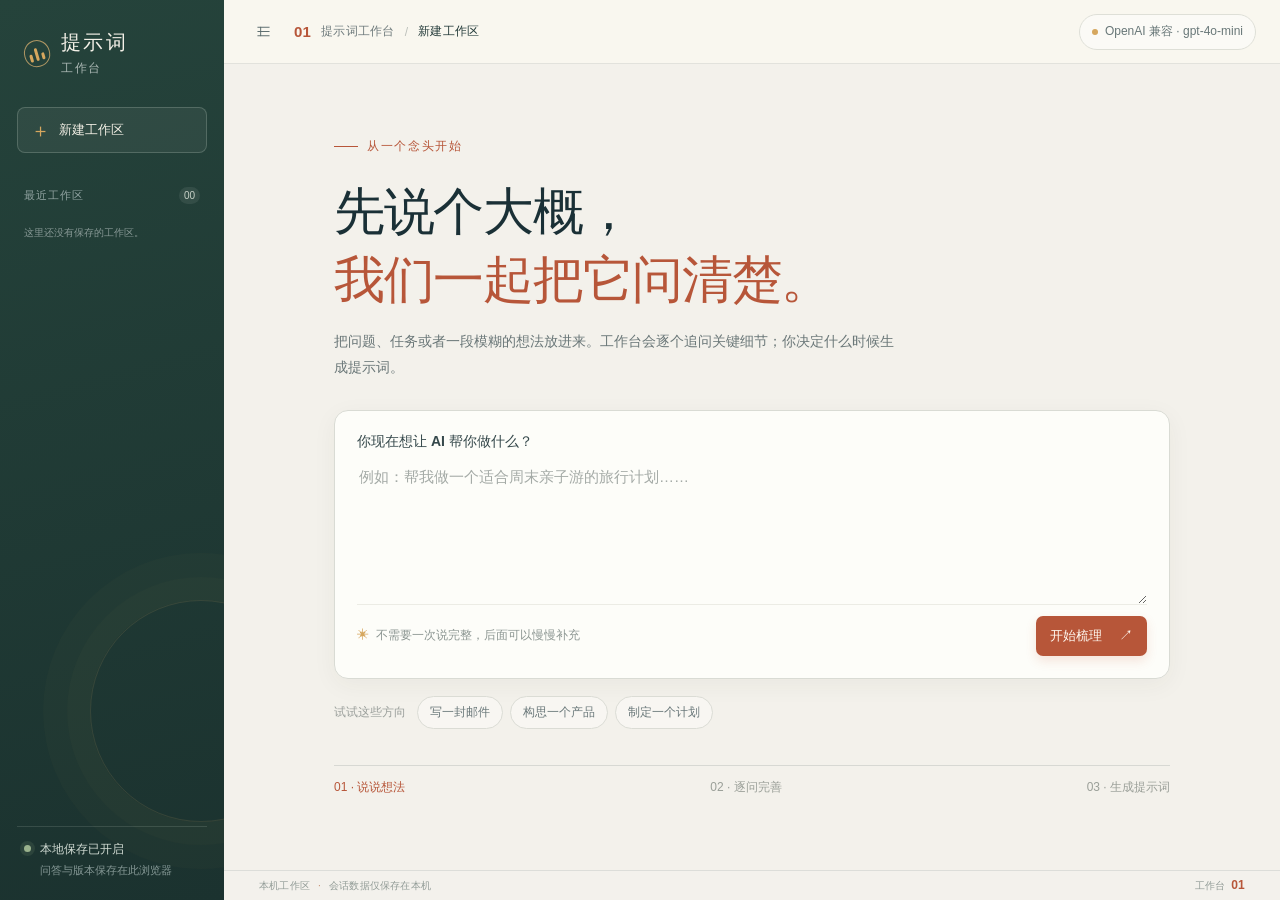
<file: index.html>
<!doctype html>
<html lang="zh-CN">
<head>
  <meta charset="utf-8">
  <meta name="viewport" content="width=device-width, initial-scale=1">
  <meta name="theme-color" content="#f4f2ec">
  <title>提示词工作台</title>
  <link rel="stylesheet" href="assets/css/styles.css?v=31">
  <script src="assets/js/browser-api.js?v=25" defer></script>
  <script src="assets/js/app.js?v=31" defer></script>
</head>
<body>
  <div class="app-shell">
    <aside class="sidebar" id="sidebar">
      <div class="brand-lockup">
        <div class="brand-symbol" aria-hidden="true"><span></span><span></span><span></span></div>
        <div>
          <div class="brand-name">提示词</div>
          <div class="brand-caption">工作台</div>
        </div>
      </div>

      <button class="new-session-button" id="new-session-button" type="button">
        <span class="plus-mark" aria-hidden="true">＋</span>
        新建工作区
      </button>

      <div class="sidebar-section-head">
        <span>最近工作区</span>
        <span class="session-count" id="session-count">0</span>
      </div>
      <nav class="session-list" id="session-list" aria-label="已保存的会话"></nav>

      <div class="sidebar-footnote">
        <span class="local-indicator" aria-hidden="true"></span>
        <div>
          <strong>本地保存已开启</strong>
          <span>问答与版本保存在此浏览器</span>
        </div>
      </div>
    </aside>

    <main class="main-area">
      <header class="topbar">
        <button class="mobile-brand" id="mobile-brand" type="button" aria-label="打开会话列表">
          <div class="brand-symbol small" aria-hidden="true"><span></span><span></span><span></span></div>
          <span>提示词工作台</span>
        </button>
        <div class="topbar-leading">
          <button class="icon-button sidebar-toggle" id="sidebar-toggle" type="button" aria-label="收起侧栏" title="收起侧栏">
            <svg viewBox="0 0 24 24" aria-hidden="true"><path d="M4 6h16M4 12h16M4 18h16"/><path d="M8 6v12"/></svg>
          </button>
          <div class="crumbs" id="crumbs">
            <span class="crumb-index">01</span>
            <span>提示词工作台</span>
            <span class="crumb-divider">/</span>
            <span class="crumb-current" id="crumb-current">新建工作区</span>
          </div>
        </div>
        <div class="topbar-actions">
          <button class="model-chip" id="model-chip" type="button" aria-label="修改模型连接" aria-haspopup="dialog" title="点击修改模型连接"><span class="model-chip-dot"></span><span id="model-chip-label">模型待配置</span></button>
        </div>
      </header>

      <div class="toast" id="toast" role="status" aria-live="polite"></div>

      <section class="welcome-view" id="welcome-view">
        <div class="welcome-kicker"><span class="kicker-line"></span> 从一个念头开始</div>
        <h1>先说个大概，<br><em>我们一起把它问清楚。</em></h1>
        <p class="welcome-copy">把问题、任务或者一段模糊的想法放进来。工作台会逐个追问关键细节；你决定什么时候生成提示词。</p>

        <form class="starter-card" id="initial-form">
          <label for="initial-request">你现在想让 AI 帮你做什么？</label>
          <textarea id="initial-request" name="initial_request" maxlength="20000" rows="5" placeholder="例如：帮我做一个适合周末亲子游的旅行计划……" required></textarea>
          <div class="starter-footer">
            <span class="input-hint"><span class="sparkle-mark">✳</span> 不需要一次说完整，后面可以慢慢补充</span>
            <button class="primary-button" type="submit"><span>开始梳理</span><span class="button-arrow" aria-hidden="true">↗</span></button>
          </div>
        </form>

        <div class="examples-row">
          <span class="examples-label">试试这些方向</span>
          <button class="example-chip" data-example="帮我写一封邮件，邀请客户参加新品发布会。" type="button">写一封邮件</button>
          <button class="example-chip" data-example="我想做一个帮助小团队整理会议结论的工具。" type="button">构思一个产品</button>
          <button class="example-chip" data-example="帮我制定一个适合初学者的 8 周跑步计划。" type="button">制定一个计划</button>
        </div>

        <div class="welcome-footer"><span>01 · 说说想法</span><span>02 · 逐问完善</span><span>03 · 生成提示词</span></div>
      </section>

      <section class="workspace-view is-hidden" id="workspace-view">
        <div class="workspace-grid">
          <section class="conversation-column" id="conversation-column" aria-label="需求梳理对话">
            <div class="session-heading">
              <div class="session-heading-copy">
                <div class="eyebrow">需求访谈 <span class="eyebrow-rule"></span> <span id="round-label">第 01 问</span></div>
                <h1 id="session-title">工作区</h1>
                <p class="session-subtitle" id="session-subtitle">回答问题时可多选并补充说明；生成时机由你决定。</p>
                <div class="workflow-model-control"><span>访谈模型</span><select id="interview-model-select" hidden aria-label="选择访谈模型"></select><button class="workflow-model-button" id="interview-model-button" type="button" aria-haspopup="dialog" aria-label="选择访谈模型"></button></div>
              </div>
              <div class="conversation-heading-actions"><button class="panel-zoom-button" id="conversation-zoom-button" type="button" aria-haspopup="dialog"><span class="button-icon" aria-hidden="true">⤢</span>放大对话</button><div class="session-state" id="session-state"><span class="state-dot"></span><span id="session-state-label">正在准备提问</span></div></div>
            </div>

            <nav class="question-jump-nav is-hidden" id="question-jump-nav" aria-label="对话问题导航">
              <button class="question-jump-rail" id="question-jump-rail" type="button" aria-label="浏览对话问题" title="悬停或点击查看并跳转到历史提问" aria-expanded="false" aria-controls="question-jump-menu">
                <span class="question-jump-ruler" id="question-jump-ruler" aria-hidden="true"></span>
              </button>
              <div class="question-jump-menu" id="question-jump-menu" aria-hidden="true">
                <div class="question-jump-menu-head"><strong>访谈问题</strong><span id="question-jump-count"></span></div>
                <div class="question-jump-menu-list" id="question-jump-menu-list" role="listbox" aria-label="选择要跳转的问题"></div>
              </div>
            </nav>

            <div class="conversation-scroll" id="conversation-scroll">
              <div class="message-list" id="message-list"></div>
              <div class="conversation-thinking is-hidden" id="conversation-thinking" role="status" aria-live="polite" aria-busy="false" aria-hidden="true">
                <span class="conversation-thinking-spinner" aria-hidden="true"></span>
                <div class="conversation-thinking-copy">
                  <strong id="conversation-thinking-title">正在等待模型响应</strong>
                  <span class="conversation-thinking-detail" id="conversation-thinking-detail">收到模型返回后会显示下一问。</span>
                  <span class="conversation-thinking-status" id="conversation-thinking-elapsed" aria-hidden="true">等待模型响应 · 已等待 0 秒</span>
                  <div class="conversation-thinking-progress" aria-hidden="true"><span></span></div>
                </div>
              </div>
              <div class="retry-row is-hidden" id="retry-row">
                <span id="retry-copy">模型暂时没有响应。</span>
                  <div class="retry-actions"><button class="text-button is-hidden" id="open-model-settings-retry" type="button" aria-controls="settings-dialog">模型设置 ↗</button><button class="text-button" id="retry-button" type="button">重试追问 ↗</button></div>
              </div>
            </div>
            <div class="composer-dock" id="composer-slot" aria-live="polite"></div>
          </section>

          <aside class="result-column" id="result-column" aria-label="提示词结果与评分">
            <div class="result-topline"><span>工作预览</span><div class="result-topline-actions"><span id="version-count">尚未生成</span><button class="panel-zoom-button" id="result-zoom-button" type="button" aria-haspopup="dialog"><span class="button-icon" aria-hidden="true">⤢</span>放大预览区</button></div></div>
            <div class="workspace-tabs" role="tablist" aria-label="工作预览阶段">
              <button id="interview-tab" type="button" role="tab" aria-controls="interview-preview" aria-selected="true">需求清单</button>
              <button id="prompt-tab" type="button" role="tab" aria-controls="result-content" aria-selected="false">完整提示词</button>
              <button id="evaluation-tab" type="button" role="tab" aria-controls="evaluation-action" aria-selected="false">质量评估</button>
            </div>
              <div class="version-history" id="version-history"><div class="version-history-head"><div><span>版本记录</span><span>历史提示词</span><b class="version-history-summary" id="version-history-summary"></b></div><button class="section-collapse-button history-collapse-button" id="version-history-toggle" type="button" aria-expanded="true" aria-controls="version-history-body">收起</button></div><div id="version-history-body"><p class="version-history-description">选择版本，查看对应的提示词与评分；历史版本保留。</p><div id="version-list"></div></div></div>
            <section class="interview-preview" id="interview-preview" role="tabpanel" aria-labelledby="interview-tab">
              <header><div class="preview-heading"><h2>已收集的需求</h2><span id="preview-answer-count"></span></div><div class="preview-filters" role="group" aria-label="筛选需求"><button type="button" data-preview-filter="all" aria-pressed="true">全部</button><button type="button" data-preview-filter="answered" aria-pressed="false">已回答</button><button type="button" data-preview-filter="pending" aria-pressed="false">待回答</button></div></header>
              <div id="interview-preview-list"></div>
            </section>
            <section class="generation-action" id="generation-action" aria-live="polite">
              <div class="generation-action-heading"><span class="generation-action-mark" aria-hidden="true">✦</span><strong id="generate-heading">先回答第一个问题</strong></div>
              <button class="generate-button is-hidden" id="generate-button" type="button" aria-haspopup="dialog"><span class="generate-button-mark" aria-hidden="true">↗</span><span id="generate-button-label">生成提示词</span></button>
              <div class="generation-progress" aria-hidden="true"><span></span></div>
            </section>
            <section class="evaluation-action is-hidden" id="evaluation-action" role="tabpanel" aria-labelledby="evaluation-tab">
              <span class="eyebrow" id="evaluation-target">评估已有提示词</span>
              <button class="primary-button" id="evaluate-button" type="button" aria-haspopup="dialog">为当前版本评分 <span aria-hidden="true">✦</span></button>
              <p id="evaluation-status" role="status"></p>
            </section>
            <div class="empty-result" id="empty-result">
              <span class="result-empty-tag" id="empty-result-tag">尚未生成</span>
              <h2 id="empty-result-title">提示词还未生成</h2>
              <p id="empty-result-copy">生成后，提示词、评分和完善说明会显示在这里。</p>
              <button class="secondary-button" id="return-interview-button" type="button">返回需求清单 ↗</button>
            </div>

            <div class="result-content is-hidden" id="result-content">
              <div class="prompt-card">
                <div class="prompt-card-head"><div><span class="eyebrow">可直接使用</span><h2>完善后的提示词</h2></div><div class="prompt-actions"><button class="expand-preview-button" id="expand-prompt-preview" type="button" aria-haspopup="dialog"><span class="button-icon" aria-hidden="true">⤢</span>放大预览</button><div class="prompt-view-switch" role="group" aria-label="提示词显示方式"><button id="prompt-preview-button" class="is-selected" type="button" aria-pressed="true">预览</button><button id="prompt-source-button" type="button" aria-pressed="false">Markdown</button></div><button class="copy-button" id="copy-button" type="button" aria-label="复制提示词">复制</button></div></div>
                <div class="prompt-text markdown-preview" id="prompt-text" aria-live="polite"></div>
                <div class="prompt-card-foot"><span>版本 <b id="prompt-version-number">01</b></span><span id="prompt-created-at"></span></div>
              </div>

              <div class="score-card" id="score-card">
              <p class="evaluation-source" id="evaluation-source"></p><div class="evaluation-history" id="evaluation-history" aria-label="本版评分记录"></div><p class="evaluation-notes" id="evaluation-notes"></p>
              <div class="score-card-top"><span>质量评分 <i>模型评估，仅供参考</i><b class="score-collapsed-summary is-hidden" id="score-collapsed-summary"></b></span><div class="score-card-actions"><span class="score-stamp" id="score-stamp">V01</span><button class="section-collapse-button" id="score-collapse-button" type="button" aria-expanded="true" aria-controls="score-card-body">收起</button></div></div>
                <div id="score-card-body">
                  <div class="score-number"><strong id="overall-score">—</strong><span>/ 100</span><span class="score-caption">提示词质量</span></div>
                  <div class="score-radar-figure"><svg class="score-radar" id="score-radar" viewBox="0 0 320 230" role="img" aria-label="提示词质量维度雷达图"></svg><p class="score-radar-hint">每个方向代表一项评分，分数越高越靠近外圈</p></div>
                  <div class="dimension-list" id="dimension-list"></div>
                  <details class="score-explainer">
                    <summary>这些分数代表什么？</summary>
                    <p>总分是模型对整份提示词的参考评估；分数越高，表示关键信息写得越具体。评分不代表任务结果一定正确。</p>
                    <dl>
                      <div><dt>目标清晰度</dt><dd>要完成什么任务、面向谁。</dd></div>
                      <div><dt>背景完整度</dt><dd>必要背景、对象和资料是否齐全。</dd></div>
                      <div><dt>受众与场景适配度</dt><dd>提示词是否符合使用者、使用场景和实际需求。</dd></div>
                      <div><dt>约束覆盖度</dt><dd>范围、边界和限制是否写明。</dd></div>
                      <div><dt>输出要求明确度</dt><dd>格式、语气、长度等要求是否具体。</dd></div>
                      <div><dt>可执行性与验收标准</dt><dd>步骤是否可执行，结果是否有明确的检查标准。</dd></div>
                    </dl>
                  </details>
                </div>
              </div>

              <div class="notes-card"><div class="notes-heading"><span class="notes-mark">↗</span><strong>完善说明</strong></div><p id="improvement-notes"></p></div>

            </div>
          </aside>
        </div>
      </section>

      <footer class="global-footer"><span>本机工作区 <i>·</i> 会话数据仅保存在本机</span><span>工作台 <b>01</b></span></footer>
    </main>
  </div>

  <dialog class="settings-dialog" id="settings-dialog">
    <form class="settings-form" id="settings-form" method="dialog">
      <div class="dialog-heading"><div><span class="eyebrow">模型连接</span><h2>选择你的工作引擎</h2></div><button class="dialog-close" id="settings-close" type="button" aria-label="关闭">×</button></div>
      <p class="dialog-copy">模型请求由浏览器直接发送。模型设置和 API Key 保存在此浏览器本地；密钥栏留空会沿用已保存密钥，输入新密钥可替换。共用设备请勿保存密钥。模型服务需允许当前页面跨域访问。</p>
      <label class="field-label" for="provider-select">服务类型</label>
      <select id="provider-select" name="provider"><option value="openai">OpenAI 兼容接口</option><option value="ollama">Ollama 本地模型</option></select>

      <div class="provider-fields" id="openai-fields">
        <label class="field-label" for="openai-model">模型名称 <span>点箭头浏览列表，也可自定义输入</span></label>
        <div class="model-picker">
          <div class="model-input-wrap"><input id="openai-model" autocomplete="off" placeholder="例如 gpt-4o-mini" role="combobox" aria-autocomplete="list" aria-haspopup="listbox" aria-expanded="false" aria-controls="openai-model-options"><button class="model-list-toggle" id="openai-model-toggle" type="button" aria-label="展开模型列表" title="展开模型列表" aria-haspopup="listbox" aria-expanded="false" aria-controls="openai-model-options"><span aria-hidden="true">⌄</span></button><div class="model-options-menu is-hidden" id="openai-model-options" role="listbox" aria-label="OpenAI 兼容模型" aria-hidden="true"></div></div>
          <button class="fetch-model-button" id="fetch-openai-models" type="button">获取列表</button>
        </div>
        <label class="field-label" for="openai-base-url">Base URL <span>可选</span></label><input id="openai-base-url" autocomplete="url" placeholder="https://api.openai.com/v1">
        <label class="field-label" for="openai-api-key">API Key <span id="openai-key-state">未配置</span></label><input id="openai-api-key" type="password" autocomplete="new-password" placeholder="留空沿用已保存密钥；输入新密钥可替换">
        <button class="clear-key-button" id="clear-openai-key" type="button">清除已保存密钥</button>
      </div>

      <div class="provider-fields is-hidden" id="ollama-fields">
        <label class="field-label" for="ollama-model">模型名称 <span>点箭头浏览列表，也可自定义输入</span></label>
        <div class="model-picker">
          <div class="model-input-wrap"><input id="ollama-model" autocomplete="off" placeholder="qwen2.5:7b" role="combobox" aria-autocomplete="list" aria-haspopup="listbox" aria-expanded="false" aria-controls="ollama-model-options"><button class="model-list-toggle" id="ollama-model-toggle" type="button" aria-label="展开模型列表" title="展开模型列表" aria-haspopup="listbox" aria-expanded="false" aria-controls="ollama-model-options"><span aria-hidden="true">⌄</span></button><div class="model-options-menu is-hidden" id="ollama-model-options" role="listbox" aria-label="Ollama 模型" aria-hidden="true"></div>
          </div>
          <button class="fetch-model-button" id="fetch-ollama-models" type="button">获取列表</button>
        </div>
        <label class="field-label" for="ollama-base-url">Base URL</label><input id="ollama-base-url" autocomplete="url" placeholder="http://127.0.0.1:11434">
        <div class="ollama-tip"><span>↗</span> 请先启动 Ollama 并下载模型；同时配置 OLLAMA_ORIGINS 允许当前页面跨域访问。</div>
      </div>

      <div class="dialog-actions"><button class="secondary-button model-test-button" id="test-model-button" type="button">测试模型</button><button class="primary-button" type="submit">应用设置 <span class="button-arrow" aria-hidden="true">↗</span></button></div>
      <div class="settings-feedback" id="settings-feedback" role="status"></div>
    </form>
  </dialog>

  <dialog class="prompt-preview-dialog" id="prompt-preview-dialog" aria-labelledby="prompt-preview-title">
    <div class="prompt-preview-shell">
      <header class="prompt-preview-head">
        <div class="prompt-preview-heading"><span class="eyebrow">可直接使用 · <span id="prompt-preview-version">V01</span></span><h2 id="prompt-preview-title">完善后的提示词</h2></div>
        <div class="prompt-preview-actions">
          <div class="prompt-view-switch" role="group" aria-label="放大预览显示方式"><button id="prompt-modal-preview-button" class="is-selected" type="button" aria-pressed="true">预览</button><button id="prompt-modal-source-button" type="button" aria-pressed="false">Markdown</button></div>
          <button class="copy-button" id="prompt-modal-copy-button" type="button" aria-label="复制提示词">复制</button>
          <button class="dialog-close prompt-preview-close" id="prompt-preview-close" type="button" aria-label="关闭放大预览">×</button>
        </div>
      </header>
      <div class="prompt-preview-body"><div class="prompt-text markdown-preview" id="prompt-modal-text" aria-live="polite"></div></div>
      <footer class="prompt-preview-foot"><span>版本 <b id="prompt-preview-footer-version">01</b></span><span>点击“Markdown”可查看并复制原始格式</span></footer>
    </div>
  </dialog>

  <dialog class="focus-dialog" id="focus-dialog" aria-labelledby="focus-dialog-title">
    <div class="focus-dialog-shell">
      <header class="focus-dialog-head"><div><span class="eyebrow">专注查看</span><h2 id="focus-dialog-title">需求对话</h2></div><button class="dialog-close" id="focus-dialog-close" type="button" aria-label="关闭放大视图">×</button></header>
      <div class="focus-dialog-content" id="focus-dialog-content"></div>
    </div>
  </dialog>
  <dialog class="workflow-picker-dialog settings-dialog" id="workflow-picker-dialog" aria-labelledby="workflow-picker-title">
    <div class="settings-form">
      <div class="dialog-heading"><div><span class="eyebrow">按用途选择</span><h2 id="workflow-picker-title">选择模型</h2></div><button class="dialog-close" id="workflow-picker-close" type="button" aria-label="关闭模型选择">×</button></div>
      <p class="dialog-copy">从已获取的模型中选择，或自定义模型名称。不会改变其他用途的模型。</p>
      <label class="field-label" for="workflow-model-search">搜索模型</label><input id="workflow-model-search" type="search" placeholder="输入模型名称筛选" autocomplete="off">
      <div class="workflow-model-options" id="workflow-model-options" aria-label="可用模型"></div>
      <details class="workflow-custom"><summary>自定义模型</summary><label class="field-label" for="workflow-custom-provider">服务</label><select id="workflow-custom-provider"><option value="openai">OpenAI 兼容</option><option value="ollama">Ollama</option></select><label class="field-label" for="workflow-custom-model">模型名称</label><input id="workflow-custom-model" placeholder="输入服务支持的模型名称"><button class="secondary-button" id="workflow-custom-apply" type="button">使用此模型</button></details>
      <button class="text-button" id="workflow-picker-settings" type="button">管理连接与获取模型列表 ↗</button>
    </div>
  </dialog>
  <dialog class="settings-dialog evaluation-confirm-dialog" id="evaluation-confirm-dialog" aria-labelledby="evaluation-confirm-title">
    <div class="settings-form">
      <div class="dialog-heading"><div><span class="eyebrow">独立评审</span><h2 id="evaluation-confirm-title">确认评分</h2></div><button class="dialog-close" id="evaluation-confirm-close" type="button" aria-label="关闭评分设置">×</button></div>
      <p class="dialog-copy" id="evaluation-confirm-target"></p>
              <div class="workflow-model-control"><span>评审模型</span><select id="evaluation-model-select" hidden aria-label="选择评审模型"></select><button class="workflow-model-button" id="evaluation-model-button" type="button" aria-haspopup="dialog" aria-label="选择评审模型"></button></div>
      <p class="generation-confirm-tip">新评审包含六项维度；历史评分保留，可在评分记录中切换查看。</p>
      <button class="primary-button" id="confirm-evaluation-button" type="button">确认评分 <span aria-hidden="true">✦</span></button>
    </div>
  </dialog>
  <dialog class="generation-confirm-dialog settings-dialog" id="generation-confirm-dialog" aria-labelledby="generation-confirm-title">
    <div class="settings-form">
      <div class="dialog-heading"><div><span class="eyebrow">把需求整理成提示词</span><h2 id="generation-confirm-title">确认生成</h2></div><button class="dialog-close" id="generation-confirm-close" type="button" aria-label="关闭生成设置">×</button></div>
      <p class="dialog-copy" id="generate-caption">核对需求后，选择本次使用的模型。</p>
      <div class="workflow-model-control generation-model-control"><span>生成模型</span><select id="generation-model-select" hidden aria-label="选择提示词生成模型"></select><button class="workflow-model-button" id="generation-model-button" type="button" aria-haspopup="dialog" aria-label="选择提示词生成模型"></button></div>
      <label class="include-score-control"><input id="include-generation-score" type="checkbox" checked>生成时由同一模型一起评分</label>
      <p class="generation-confirm-tip">新版本会保留；之后还可以修改需求，或使用其他模型单独评分。</p>
      <button class="primary-button" id="confirm-generation-button" type="button">确认生成 <span aria-hidden="true">✦</span></button>
    </div>
  </dialog>
</body>
</html>
</file>
<file: assets/css/styles.css>
:root {
  color-scheme: light;
  --paper: #f4f2ec;
  --paper-bright: #fbfaf7;
  --ink: #192e34;
  --ink-soft: #526166;
  --muted: #879091;
  --line: #deded7;
  --line-dark: rgba(237, 241, 233, 0.13);
  --rail: #192f35;
  --rail-soft: #244149;
  --accent: #c95638;
  --accent-dark: #a94029;
  --accent-pale: #f2e4dc;
  --gold: #d6a75e;
  --green: #92a98e;
  --body: "DengXian", "等线", "PingFang SC", "Microsoft YaHei", sans-serif;
  --display: var(--body);
  font-family: var(--body);
  background: var(--paper);
  color: var(--ink);
  font-synthesis: none;
  text-rendering: optimizeLegibility;
}

* { box-sizing: border-box; }
body { margin: 0; min-width: 320px; min-height: 100vh; background: var(--paper); }
button, textarea, input, select { font: inherit; }
button { cursor: pointer; }
button:focus-visible, textarea:focus-visible, input:focus-visible, select:focus-visible { outline: 3px solid rgba(201, 86, 56, .28); outline-offset: 2px; }
.app-shell { display: grid; grid-template-columns: 250px minmax(0, 1fr); min-height: 100vh; transition: grid-template-columns .24s ease; }

.sidebar { position: relative; display: flex; flex-direction: column; min-height: 100vh; padding: 28px 17px 18px; color: #edf0e8; background: var(--rail); overflow: hidden; }
.sidebar::after { position: absolute; right: -88px; bottom: 78px; width: 220px; height: 220px; border: 1px solid rgba(219, 174, 109, .13); border-radius: 50%; content: ""; box-shadow: 0 0 0 23px rgba(219, 174, 109, .025), 0 0 0 47px rgba(219, 174, 109, .018); pointer-events: none; }
.brand-lockup { display: flex; align-items: center; gap: 11px; padding: 1px 7px 32px; }
.brand-symbol { display: flex; align-items: flex-end; gap: 3px; width: 26px; height: 27px; padding: 5px 4px; border: 1px solid rgba(229, 184, 115, .72); border-radius: 50% 50% 47% 47%; transform: rotate(-16deg); }
.brand-symbol span { display: block; width: 3px; border-radius: 5px; background: var(--gold); }
.brand-symbol span:nth-child(1) { height: 8px; }.brand-symbol span:nth-child(2) { height: 13px; }.brand-symbol span:nth-child(3) { height: 7px; }
.brand-name { color: #f4f1e8; font-family: var(--body); font-size: 14px; font-weight: 700; letter-spacing: .04em; }
.brand-name span { color: var(--gold); }
.brand-caption { margin-top: 4px; color: #aab7b3; font-size: 11px; letter-spacing: .04em; }
.new-session-button { display: flex; align-items: center; gap: 9px; width: 100%; min-height: 43px; padding: 0 13px; border: 1px solid rgba(231, 237, 226, .2); border-radius: 4px; color: #f1eee4; background: rgba(255, 255, 255, .055); text-align: left; font-size: 12px; transition: background .18s ease, border-color .18s ease, transform .18s ease; }
.new-session-button:hover { border-color: rgba(226, 183, 116, .65); background: rgba(255, 255, 255, .11); transform: translateY(-1px); }
.plus-mark { color: var(--gold); font-size: 19px; line-height: 1; }
.sidebar-section-head { display: flex; justify-content: space-between; align-items: center; margin: 34px 7px 11px; color: #91a3a1; font-size: 10px; letter-spacing: .08em; text-transform: uppercase; }
.session-count { min-width: 20px; padding: 3px 5px; border-radius: 10px; color: #c6d0c6; background: rgba(255, 255, 255, .08); text-align: center; font-size: 10px; letter-spacing: 0; }
.session-list { display: flex; flex-direction: column; gap: 4px; max-height: calc(100vh - 245px); overflow: auto; scrollbar-color: rgba(255,255,255,.2) transparent; scrollbar-width: thin; }
.session-row { position: relative; }
.session-item { position: relative; display: grid; grid-template-columns: 1fr auto; gap: 5px 7px; width: 100%; padding: 11px 9px 10px 12px; border: 1px solid transparent; border-radius: 4px; color: #b5c2bd; background: transparent; text-align: left; transition: .18s ease; }
.session-item { padding-right: 38px; }
.session-item:hover { color: #f2eee3; background: rgba(255, 255, 255, .055); }
.session-item.is-active { border-color: rgba(221, 173, 100, .22); color: #f7f1e7; background: rgba(222, 179, 112, .105); }
.session-item-title { overflow: hidden; font-size: 12px; line-height: 1.55; text-overflow: ellipsis; white-space: nowrap; }
.session-item-meta { color: #829491; font-size: 10px; letter-spacing: .02em; }
.session-item-score { align-self: start; padding: 3px 5px; border-radius: 3px; color: #e0bd82; background: rgba(225, 182, 113, .11); font-size: 10px; }
.session-delete { position: absolute; right: 6px; bottom: 7px; display: none; padding: 3px 5px; border: 0; border-radius: 3px; color: #d9a69a; background: rgba(25, 47, 53, .94); font-size: 9px; }
.session-row:hover .session-delete, .session-row:focus-within .session-delete { display: block; }
.session-delete:hover { color: white; background: var(--accent); }
.empty-history { margin: 9px 7px; color: #879895; font-size: 10px; line-height: 1.7; }
.sidebar-footnote { position: relative; z-index: 1; display: flex; align-items: flex-start; gap: 9px; margin-top: auto; padding: 14px 7px 2px; border-top: 1px solid var(--line-dark); }
.local-indicator { flex: 0 0 7px; width: 7px; height: 7px; margin-top: 4px; border-radius: 50%; background: #9ab28d; box-shadow: 0 0 0 4px rgba(154, 178, 141, .12); }
.sidebar-footnote strong, .sidebar-footnote span { display: block; }
.sidebar-footnote strong { margin-bottom: 4px; color: #d2dcd4; font-size: 10px; font-weight: 500; }
.sidebar-footnote div span { color: #859895; font-size: 9px; line-height: 1.6; }

.main-area { display: flex; flex-direction: column; min-width: 0; min-height: 100vh; background-color: var(--paper); background-image: radial-gradient(rgba(49, 67, 66, .06) .55px, transparent .55px); background-size: 12px 12px; }
.topbar { position: relative; z-index: 5; display: flex; align-items: center; justify-content: space-between; min-height: 65px; padding: 0 35px; border-bottom: 1px solid rgba(25, 46, 52, .1); background: rgba(244, 242, 236, .91); backdrop-filter: blur(16px); }
.crumbs { display: flex; align-items: center; gap: 10px; color: #707c7d; font-size: 11px; letter-spacing: .02em; }
.crumb-index { color: var(--accent); font-family: var(--body); font-size: 15px; font-style: normal; font-weight: 700; }
.crumb-divider { color: #bcc0ba; }
.crumb-current { max-width: min(34vw, 360px); overflow: hidden; color: var(--ink); text-overflow: ellipsis; white-space: nowrap; }
.topbar-leading { display: flex; align-items: center; gap: 15px; min-width: 0; }
.topbar-actions { display: flex; align-items: center; gap: 12px; }
.sidebar-toggle { flex: 0 0 auto; }
.model-chip { display: flex; align-items: center; gap: 7px; padding: 7px 9px; border: 1px solid #dedfd7; border-radius: 3px; color: #687778; background: rgba(255,255,255,.4); text-align: left; font-size: 10px; transition: border-color .18s ease, background .18s ease, color .18s ease; }
.model-chip:hover { border-color: #c9a587; color: var(--accent-dark); background: #fffdfa; }
.model-chip-dot { width: 6px; height: 6px; border-radius: 50%; background: var(--gold); }
.model-chip.is-configured .model-chip-dot { background: #839e79; box-shadow: 0 0 0 3px rgba(131,158,121,.12); }
.icon-button { display: grid; place-items: center; width: 31px; height: 31px; padding: 0; border: 1px solid transparent; border-radius: 50%; color: #59696a; background: transparent; transition: .18s ease; }
.icon-button:hover { border-color: #d9d9d0; color: var(--accent); background: #fffdfa; }
.icon-button svg { width: 17px; height: 17px; fill: none; stroke: currentColor; stroke-width: 1.35; stroke-linecap: round; stroke-linejoin: round; }
.mobile-brand { display: none; align-items: center; gap: 8px; padding: 0; border: 0; color: var(--ink); background: transparent; font-family: var(--body); font-size: 12px; font-weight: 700; letter-spacing: .02em; }
.brand-symbol.small { width: 22px; height: 22px; padding: 4px 3px; }
.toast { position: fixed; z-index: 20; top: 77px; left: 50%; max-width: min(90vw, 520px); padding: 11px 17px; border: 1px solid rgba(255,255,255,.18); border-radius: 4px; color: #f8f4ed; background: #20383d; box-shadow: 0 12px 32px rgba(22, 41, 45, .18); opacity: 0; pointer-events: none; transform: translate(-50%, -8px); transition: .24s ease; font-size: 11px; line-height: 1.55; }
.toast.is-visible { opacity: 1; transform: translate(-50%, 0); }

.welcome-view { width: min(100% - 60px, 850px); margin: auto; padding: 62px 30px 42px; animation: arrive .55s cubic-bezier(.22,1,.36,1) both; }
.welcome-kicker { display: flex; align-items: center; gap: 9px; color: var(--accent); font-size: 10px; letter-spacing: .14em; }
.kicker-line { width: 24px; height: 1px; background: var(--accent); }
.welcome-view h1 { margin: 23px 0 14px; color: #1a3036; font-family: var(--display); font-size: clamp(34px, 4.4vw, 53px); font-weight: 600; letter-spacing: 0; line-height: 1.32; }
.welcome-view h1 em { color: var(--accent); font-weight: 400; }
.welcome-copy { max-width: 570px; margin: 0; color: #6a7778; font-size: 12px; line-height: 1.9; }
.starter-card { margin-top: 29px; padding: 17px 18px 14px; border: 1px solid #d9dbd4; border-radius: 5px; background: rgba(255, 255, 252, .84); box-shadow: 0 10px 26px rgba(35, 51, 50, .035); transition: border-color .2s ease, box-shadow .2s ease; }
.starter-card:focus-within { border-color: rgba(201, 86, 56, .5); box-shadow: 0 10px 29px rgba(201, 86, 56, .07); }
.starter-card label { display: block; margin-bottom: 10px; color: #35484b; font-size: 11px; font-weight: 600; }
.starter-card textarea, .answer-composer textarea, .feedback-card textarea { display: block; width: 100%; resize: vertical; border: 0; outline: 0; color: var(--ink); background: transparent; font-size: 12px; line-height: 1.85; }
.starter-card textarea { min-height: 116px; }
textarea::placeholder, input::placeholder { color: #a4aaa6; }
.starter-footer { display: flex; align-items: center; justify-content: space-between; gap: 15px; padding-top: 11px; border-top: 1px solid #ecece5; }
.input-hint { color: #8b9591; font-size: 9px; }
.sparkle-mark { margin-right: 4px; color: var(--gold); font-size: 12px; }
.primary-button { display: inline-flex; align-items: center; justify-content: center; gap: 17px; min-height: 37px; padding: 0 14px; border: 0; border-radius: 3px; color: #fff9f1; background: var(--accent); box-shadow: 0 5px 11px rgba(201, 86, 56, .15); font-size: 10px; transition: background .2s ease, transform .2s ease, box-shadow .2s ease; }
.primary-button:hover { background: var(--accent-dark); box-shadow: 0 7px 16px rgba(201, 86, 56, .23); transform: translateY(-1px); }
.button-arrow { font-size: 14px; }
.examples-row { display: flex; align-items: center; flex-wrap: wrap; gap: 7px; margin-top: 17px; }
.examples-label { margin-right: 4px; color: #9a9f9b; font-size: 9px; }
.example-chip { padding: 6px 9px; border: 1px solid #dbdcd5; border-radius: 20px; color: #697779; background: rgba(251,250,247,.68); font-size: 9px; transition: .18s ease; }
.example-chip:hover { border-color: #d7a28f; color: var(--accent-dark); background: #fffaf5; }
.welcome-footer { display: flex; justify-content: space-between; margin-top: 63px; padding-top: 13px; border-top: 1px solid rgba(27, 47, 52, .13); color: #9a9f98; font-family: var(--display); font-size: 11px; }
.welcome-footer span:first-child { color: var(--accent); }

.workspace-view { flex: 1; min-height: 0; padding: 27px 30px 25px; }
.workspace-grid { display: grid; grid-template-columns: minmax(350px, 1.05fr) minmax(310px, .8fr); gap: 27px; width: min(100%, 1260px); height: 100%; min-height: 0; margin: 0 auto; }
.conversation-column, .result-column { display: flex; flex-direction: column; min-height: 0; }
.session-heading { display: flex; align-items: flex-start; justify-content: space-between; gap: 12px; padding: 4px 1px 17px; border-bottom: 1px solid rgba(25, 46, 52, .13); }
.eyebrow { display: flex; align-items: center; gap: 7px; color: var(--accent); font-size: 10px; letter-spacing: .06em; text-transform: uppercase; }
.eyebrow-rule { width: 17px; height: 1px; background: #c9a28a; }
.session-heading h1 { max-width: 650px; margin: 10px 0 5px; overflow: hidden; color: var(--ink); font-family: var(--display); font-size: 25px; font-weight: 600; letter-spacing: 0; text-overflow: ellipsis; white-space: nowrap; }
.session-subtitle { margin: 0; color: #85908e; font-size: 10px; }
.session-state { display: flex; align-items: center; gap: 6px; margin-top: 3px; padding: 6px 8px; border: 1px solid #dfddd3; border-radius: 15px; color: #798581; background: rgba(251,250,247,.7); white-space: nowrap; font-size: 9px; }
.state-dot { width: 5px; height: 5px; border-radius: 50%; background: #8b9f82; }
.conversation-scroll { flex: 1; min-height: 125px; overflow: auto; scrollbar-color: #c7c9c1 transparent; scrollbar-width: thin; }
.message-list { display: flex; flex-direction: column; gap: 13px; padding: 17px 3px 18px 0; }
.message { display: flex; gap: 10px; animation: message-in .32s ease both; }
.message-avatar { display: grid; flex: 0 0 25px; place-items: center; width: 25px; height: 25px; border-radius: 50%; font-family: var(--body); font-size: 11px; font-weight: 600; }
.message.assistant .message-avatar { color: #a14a30; background: #f0e2d9; }
.message.user .message-avatar { color: #486268; background: #dce5e0; }
.message-body { min-width: 0; padding-top: 2px; }
.message-meta { display: flex; align-items: center; gap: 8px; margin-bottom: 5px; color: #82908e; font-size: 10px; }
.message-meta strong { color: #34494c; font-weight: 600; }
.message-round-number { display: inline-grid; min-width: 18px; height: 18px; place-items: center; padding: 0 4px; border: 1px solid #e6d4c6; border-radius: 50%; color: #96553d; background: #f7eee7; font-size: 9px; font-weight: 600; line-height: 1; white-space: nowrap; }
.message-text { color: #34484b; font-size: 11px; line-height: 1.8; white-space: pre-wrap; overflow-wrap: anywhere; }
.message.assistant.is-question { margin-top: 2px; padding: 11px 13px 12px 0; }
.message.assistant.is-question .message-text { color: #253f44; font-size: 13px; }
.message.assistant.is-notice .message-text { color: #8c6d48; }
.quick-replies { margin-top: 11px; }
.quick-replies-label { margin-bottom: 6px; color: #8b9690; font-size: 9px; }
.quick-replies-list { display: flex; flex-wrap: wrap; gap: 6px; }
.quick-reply-button { max-width: 100%; padding: 7px 10px; border: 1px solid #d7dcd4; border-radius: 4px; color: #496164; background: rgba(255, 255, 252, .86); text-align: left; font-size: 10px; line-height: 1.5; overflow-wrap: anywhere; transition: border-color .18s ease, color .18s ease, background .18s ease, transform .18s ease; }
.quick-reply-button:hover { border-color: #c78b70; color: var(--accent-dark); background: #fffaf5; transform: translateY(-1px); }
.quick-reply-button:focus-visible { outline: 2px solid rgba(201, 86, 56, .28); outline-offset: 2px; }
.retry-row { display: flex; align-items: center; justify-content: space-between; gap: 9px; margin: 3px 2px 12px 34px; padding: 8px 10px; border: 1px solid #e9cfc4; border-radius: 4px; color: #98553f; background: #fbf0e9; font-size: 9px; line-height: 1.6; }
.text-button { padding: 4px 6px; border: 0; color: var(--accent-dark); background: transparent; white-space: nowrap; font-size: 9px; }
.text-button:hover { text-decoration: underline; }
.answer-composer, .feedback-card { padding: 13px 14px 10px; border: 1px solid #d9dcd4; border-radius: 4px; background: rgba(255, 255, 252, .79); }
.composer-label { display: flex; align-items: center; gap: 8px; margin-bottom: 5px; color: #536366; font-size: 10px; font-weight: 600; }
.composer-index { display: grid; place-items: center; width: 17px; height: 17px; border: 1px solid #d6b18e; border-radius: 50%; color: #ac6743; font-family: var(--display); font-size: 10px; font-style: italic; }
.answer-composer textarea, .feedback-card textarea { min-height: 63px; }
.composer-bottom { display: flex; align-items: center; justify-content: space-between; gap: 10px; padding-top: 7px; border-top: 1px solid #ecece5; }
.muted-hint { color: #9aa29e; font-size: 9px; }
.secondary-button { display: inline-flex; align-items: center; gap: 12px; min-height: 30px; padding: 0 10px; border: 1px solid #c6ccc5; border-radius: 3px; color: #42585b; background: #f8f8f3; font-size: 9px; transition: .18s ease; }
.secondary-button:hover { border-color: #b17d62; color: var(--accent-dark); background: white; }
.secondary-button:disabled, .generate-button:disabled, .primary-button:disabled { cursor: wait; opacity: .58; transform: none; }
.generate-strip { display: flex; align-items: center; justify-content: space-between; gap: 10px; margin-top: 11px; padding: 11px 12px; border: 1px solid rgba(201, 86, 56, .2); border-radius: 4px; background: #f3e8de; }
.generate-copy { display: flex; align-items: center; gap: 8px; min-width: 0; }
.generate-icon { color: var(--accent); font-size: 14px; }
.generate-copy strong, .generate-copy span { display: block; }
.generate-copy strong { margin-bottom: 3px; color: #63473d; font-size: 9px; font-weight: 600; }
.generate-copy div span { color: #9a7970; font-size: 8px; }
.generate-button { display: inline-flex; flex: 0 0 auto; align-items: center; gap: 7px; min-height: 31px; padding: 0 11px; border: 0; border-radius: 3px; color: #fff7ee; background: var(--accent); font-size: 9px; transition: .18s ease; }
.generate-button:hover { background: var(--accent-dark); box-shadow: 0 5px 14px rgba(201, 86, 56, .2); }
.generate-button-mark { font-size: 13px; }
.feedback-card { margin-top: 12px; border-color: rgba(47, 82, 81, .19); background: rgba(242, 244, 237, .9); animation: arrive .3s ease both; }
.feedback-head { display: flex; align-items: flex-start; justify-content: space-between; gap: 12px; margin-bottom: 9px; }
.feedback-head-actions { display: flex; align-items: center; gap: 6px; }
.feedback-collapse-button, .feedback-expand-button, .feedback-return-button { min-height: 27px; padding: 0 9px; border: 1px solid #d5dbd2; border-radius: 3px; color: #607573; background: rgba(255, 255, 252, .7); font-size: 9px; transition: .18s ease; white-space: nowrap; }
.feedback-collapse-button:hover, .feedback-expand-button:hover, .feedback-return-button:hover { border-color: #b17d62; color: var(--accent-dark); background: white; }
.feedback-collapsed-row { display: flex; align-items: center; justify-content: space-between; gap: 12px; margin-top: 12px; padding: 10px 12px; border: 1px solid rgba(47, 82, 81, .2); border-radius: 5px; color: #72817b; background: #f5f6f0; font-size: 10px; line-height: 1.5; }
.feedback-collapsed-actions { display: flex; flex: 0 0 auto; align-items: center; gap: 6px; }
.feedback-expand-button { border-color: #c6ccc5; color: #42585b; }
.feedback-return-button { border-color: transparent; color: #9a573f; background: transparent; }
.feedback-head h2 { margin: 5px 0 0; color: #334b4d; font-family: var(--display); font-size: 18px; font-weight: 600; }
.feedback-count { padding: 4px 6px; border: 1px solid #dbe0d7; border-radius: 3px; color: #71807c; font-size: 8px; }
.feedback-card textarea { min-height: 54px; }
.feedback-card .composer-bottom { border-color: #e4e8de; }

.result-column { overflow: auto; padding-left: 1px; scrollbar-color: #c7c9c1 transparent; scrollbar-width: thin; }
.result-topline { display: flex; align-items: center; justify-content: space-between; min-height: 31px; margin-bottom: 13px; border-bottom: 1px solid rgba(25, 46, 52, .13); color: #667677; font-size: 10px; letter-spacing: .04em; text-transform: uppercase; }
.result-topline span:last-child { color: #89938d; font-size: 9px; letter-spacing: .02em; }
.empty-result { display: flex; flex: 1; flex-direction: column; align-items: flex-start; justify-content: center; min-height: 280px; padding: 20px 22px; border: 1px dashed #cdd0c8; border-radius: 4px; background: rgba(250, 249, 245, .6); }
.empty-orbit { display: grid; place-items: center; width: 46px; height: 46px; margin-bottom: 22px; border: 1px solid #dcc0a8; border-radius: 50%; color: var(--accent); background: radial-gradient(circle, #fffaf3 0 43%, #f0e8db 45% 47%, transparent 49%); font-size: 17px; }
.result-empty-tag { margin-bottom: 8px; padding: 4px 7px; border: 1px solid #d9ded5; border-radius: 12px; color: #7b8982; font-size: 8px; }
.empty-result h2 { margin: 0 0 9px; color: #455a5c; font-family: var(--display); font-size: 23px; font-weight: 600; line-height: 1.45; }
.empty-result p { max-width: 260px; margin: 0; color: #87918e; font-size: 10px; line-height: 1.8; }
.score-preview { display: flex; align-items: flex-end; justify-content: space-between; width: 100%; margin-top: auto; padding-top: 27px; color: #99a19c; }
.score-preview span { font-size: 8px; letter-spacing: .16em; }
.score-preview b { color: #aab0a9; font-family: var(--display); font-size: 32px; font-weight: 400; line-height: 1; }
.score-preview small { margin-left: 3px; font-family: var(--body); font-size: 9px; }
.result-content { display: flex; flex-direction: column; gap: 12px; padding-bottom: 8px; animation: arrive .35s ease both; }
.score-card { padding: 16px 17px; border: 1px solid #dfd5c4; border-radius: 6px; color: #34494c; background: linear-gradient(145deg, #fffdf8 0%, #f5efe3 100%); box-shadow: 0 8px 20px rgba(67, 53, 36, .08); }
.score-card-top { display: flex; align-items: center; justify-content: space-between; color: #42585a; font-size: 11px; }
.score-card-top i { margin-left: 5px; color: #788680; font-size: 10px; font-style: normal; }
.score-stamp { padding: 4px 6px; border: 1px solid #e4d5ba; border-radius: 4px; color: #95623a; background: rgba(255, 249, 237, .8); font-family: var(--body); font-size: 9px; font-weight: 600; letter-spacing: .02em; }
.score-number { display: flex; align-items: baseline; gap: 4px; margin: 12px 0 13px; }
.score-number strong { color: #bd573a; font-family: var(--body); font-size: 44px; font-weight: 700; line-height: 1; font-variant-numeric: tabular-nums; }
.score-number > span:nth-child(2) { color: #73817b; font-size: 11px; }
.score-caption { margin-left: auto; color: #7c8983; font-size: 9px; letter-spacing: .04em; }
.dimension-list { display: grid; grid-template-columns: repeat(2, minmax(0, 1fr)); gap: 7px; }
.dimension-row { display: flex; min-width: 0; align-items: center; justify-content: space-between; gap: 7px; padding: 7px 8px; border: 1px solid #e7dfd1; border-radius: 5px; color: #4e6262; background: rgba(255, 255, 255, .58); font-size: 10px; }
.dimension-name { overflow: hidden; text-overflow: ellipsis; white-space: nowrap; }
.dimension-track { height: 3px; overflow: hidden; border-radius: 4px; background: rgba(227, 236, 224, .13); }
.dimension-fill { height: 100%; border-radius: inherit; background: linear-gradient(90deg, #bc775b, #e0bc78); transition: width .6s cubic-bezier(.22,1,.36,1); }
.dimension-score { color: #a94f34; text-align: right; font-family: var(--body); font-size: 11px; font-weight: 700; font-variant-numeric: tabular-nums; }
.score-explainer { margin-top: 13px; padding-top: 10px; border-top: 1px solid #e6decf; color: #526467; }
.score-explainer summary { color: #965e3e; cursor: pointer; font-size: 10px; }
.score-explainer summary:hover { color: #743d29; }
.score-explainer p { margin: 8px 0; color: #657572; font-size: 10px; line-height: 1.7; }
.score-explainer dl { display: grid; gap: 5px; margin: 0; }
.score-explainer dl div { display: grid; grid-template-columns: 91px 1fr; gap: 7px; font-size: 9px; line-height: 1.6; }
.score-explainer dt { color: #98613f; }
.score-explainer dd { margin: 0; color: #657572; }
.prompt-card { overflow: hidden; border: 1px solid #d7d9d1; border-radius: 4px; background: rgba(255, 255, 252, .9); }
.prompt-card-head { display: flex; align-items: center; justify-content: space-between; gap: 8px; padding: 12px 13px 9px; border-bottom: 1px solid #ecede7; }
.prompt-card-head h2 { margin: 4px 0 0; color: #3c5053; font-family: var(--display); font-size: 19px; font-weight: 600; }
.expand-preview-button { padding: 5px 8px; border: 1px solid #d7d9d1; border-radius: 3px; color: #8d4933; background: #fff8f1; font-size: 8px; transition: .18s ease; white-space: nowrap; }
.expand-preview-button:hover { border-color: #c67b60; background: #f7e9df; }
.copy-button { padding: 5px 8px; border: 1px solid #d7d9d1; border-radius: 3px; color: #6a7b79; background: transparent; font-size: 8px; transition: .18s ease; }
.copy-button:hover { border-color: #c67b60; color: var(--accent-dark); background: #fff8f1; }
.prompt-text { max-height: 310px; overflow: auto; padding: 12px 13px 14px; color: #435255; font-size: 11px; line-height: 1.82; white-space: pre-wrap; overflow-wrap: anywhere; scrollbar-width: thin; }
.prompt-card-foot { display: flex; justify-content: space-between; padding: 8px 13px; border-top: 1px solid #ecede7; color: #9aa19a; font-size: 8px; }
.prompt-card-foot b { color: var(--accent); font-weight: 600; }
.notes-card { padding: 11px 13px 12px; border-left: 2px solid #d6a96c; background: rgba(239, 234, 222, .77); }
.notes-heading { display: flex; align-items: center; gap: 7px; color: #695541; font-size: 9px; }
.notes-mark { color: var(--accent); font-size: 11px; }
.notes-card p { margin: 7px 0 0; color: #746c5f; font-size: 10px; line-height: 1.75; white-space: pre-wrap; }
.version-history { padding-top: 2px; }
.version-history-head { display: flex; justify-content: space-between; margin-bottom: 7px; color: #778583; font-size: 8px; }
.version-history-head span:first-child { color: #536669; font-size: 9px; font-weight: 600; }
.version-history-description { margin: -2px 0 8px; color: #788681; font-size: 10px; line-height: 1.65; }
#version-list { display: flex; flex-wrap: wrap; gap: 6px; }
.version-pill { display: inline-flex; align-items: center; gap: 6px; padding: 6px 8px; border: 1px solid #d8dad3; border-radius: 3px; color: #77817e; background: rgba(251,250,247,.72); font-size: 8px; transition: .16s ease; }
.version-pill:hover { border-color: #bd8a6e; color: var(--accent-dark); }
.version-pill.is-selected { border-color: #c27a5e; color: #9e482f; background: #f2e5dc; }
.version-pill b { font-family: var(--body); font-size: 10px; font-weight: 600; font-variant-numeric: tabular-nums; }

.global-footer { display: flex; align-items: center; justify-content: space-between; min-height: 33px; padding: 0 35px; border-top: 1px solid rgba(25, 46, 52, .1); color: #929c97; background: rgba(244, 242, 236, .93); font-size: 9px; letter-spacing: .02em; }
.global-footer i { margin: 0 5px; color: #c38d6d; font-style: normal; }
.global-footer b { margin-left: 3px; color: var(--accent); font-family: var(--display); font-size: 12px; font-weight: 600; }
.is-hidden { display: none !important; }

.settings-dialog { width: min(490px, calc(100vw - 28px)); max-height: min(90vh, 760px); padding: 0; overflow: auto; border: 1px solid #deded6; border-radius: 6px; color: var(--ink); background: var(--paper-bright); box-shadow: 0 25px 80px rgba(20, 42, 46, .25); }
.settings-dialog::backdrop { background: rgba(17, 37, 41, .45); backdrop-filter: blur(3px); }
.prompt-preview-dialog { width: min(1120px, calc(100vw - 32px)); height: min(94dvh, 1080px); max-height: calc(100dvh - 24px); padding: 0; overflow: hidden; border: 1px solid #d5d8cf; border-radius: 8px; color: var(--ink); background: #fbfaf6; box-shadow: 0 28px 100px rgba(14, 34, 38, .32); }
.prompt-preview-dialog::backdrop { background: rgba(17, 37, 41, .62); backdrop-filter: blur(4px); }
.prompt-preview-shell { display: grid; grid-template-rows: auto minmax(0, 1fr) auto; width: 100%; height: 100%; min-height: 0; }
.prompt-preview-head { display: flex; align-items: center; justify-content: space-between; gap: 20px; padding: 19px 25px 16px; border-bottom: 1px solid #e4e5dd; background: rgba(255, 255, 252, .97); }
.prompt-preview-heading h2 { margin: 5px 0 0; color: #30484b; font-family: var(--display); font-size: 24px; font-weight: 600; }
.prompt-preview-actions { display: flex; align-items: center; gap: 9px; }
.prompt-preview-actions .prompt-view-switch button, .prompt-preview-actions .copy-button, .prompt-preview-actions .expand-preview-button { min-height: 34px; padding: 0 12px; font-size: 10px; }
.prompt-preview-close { flex: 0 0 auto; width: 34px; height: 34px; font-size: 20px; }
.prompt-preview-body { overflow: auto; overscroll-behavior: contain; scrollbar-color: #c7c9c1 transparent; scrollbar-width: thin; }
.prompt-preview-dialog .prompt-text { width: min(100%, 940px); max-height: none; min-height: 100%; margin: 0 auto; padding: 34px 48px 54px; overflow: visible; color: #3e5052; font-size: 14px; line-height: 1.95; }
.prompt-preview-dialog .prompt-text.markdown-source { white-space: pre-wrap; overflow-wrap: anywhere; font-family: Consolas, "Cascadia Code", monospace; font-size: 13px; }
.prompt-preview-dialog .prompt-text.markdown-preview h3 { margin-top: 25px; font-size: 21px; }
.prompt-preview-dialog .prompt-text.markdown-preview h4 { margin-top: 20px; font-size: 17px; }
.prompt-preview-dialog .prompt-text.markdown-preview p { margin-bottom: 16px; }
.prompt-preview-dialog .prompt-text.markdown-preview li { margin: 7px 0; }
.prompt-preview-dialog .prompt-text.markdown-preview blockquote { padding: 12px 16px; }
.prompt-preview-foot { display: flex; align-items: center; justify-content: space-between; gap: 12px; padding: 11px 25px; border-top: 1px solid #e4e5dd; color: #89938d; background: #f6f5ef; font-size: 9px; }
.prompt-preview-foot b { color: var(--accent); font-weight: 600; }
.settings-form { padding: 24px 25px 20px; }
.dialog-heading { display: flex; align-items: flex-start; justify-content: space-between; gap: 12px; }
.dialog-heading h2 { margin: 7px 0 0; color: #2e4448; font-family: var(--display); font-size: 25px; font-weight: 400; }
.dialog-close { display: grid; place-items: center; width: 28px; height: 28px; padding: 0; border: 1px solid #dfe0d8; border-radius: 50%; color: #6d7a78; background: transparent; font-size: 18px; line-height: 1; }
.dialog-close:hover { color: var(--accent); border-color: #d7aa97; }
.dialog-copy { margin: 12px 0 19px; color: #87928e; font-size: 10px; line-height: 1.8; }
.field-label { display: block; margin: 13px 0 6px; color: #5b6b6b; font-size: 9px; font-weight: 600; }
.field-label span { margin-left: 5px; color: #a2a8a3; font-weight: 400; }
.settings-form select, .settings-form input { width: 100%; min-height: 37px; padding: 0 10px; border: 1px solid #dbded7; border-radius: 3px; color: #3e5154; background: white; font-size: 10px; }
.settings-form input:focus, .settings-form select:focus { border-color: #c28064; outline: 2px solid rgba(201,86,56,.1); }
.model-picker { display: flex; align-items: stretch; gap: 7px; }
.model-input-wrap { position: relative; min-width: 0; flex: 1 1 auto; }
.model-input-wrap input { width: 100%; padding-right: 36px; }
.model-list-toggle { position: absolute; top: 2px; right: 2px; display: grid; place-items: center; width: 31px; height: 33px; padding: 0; border: 0; border-radius: 2px; color: #72817c; background: transparent; font-size: 16px; line-height: 1; }
.model-list-toggle:hover, .model-list-toggle[aria-expanded="true"] { color: var(--accent-dark); background: #f7f2ec; }
.model-list-toggle:disabled { cursor: wait; opacity: .5; }
.model-options-menu { position: absolute; z-index: 5; top: calc(100% + 5px); right: 0; left: 0; max-height: min(230px, 42vh); overflow: auto; padding: 4px; border: 1px solid #d9ded6; border-radius: 4px; background: #fffefa; box-shadow: 0 12px 28px rgba(34, 53, 51, .16); }
.model-option { display: flex; align-items: center; width: 100%; min-height: 31px; padding: 6px 9px; border: 0; border-radius: 3px; color: #455a5b; background: transparent; text-align: left; font-size: 10px; line-height: 1.45; overflow-wrap: anywhere; }
.model-option:hover, .model-option.is-selected { color: #8c4932; background: #f6ebe3; }
.model-option:focus-visible { outline: 2px solid rgba(201, 86, 56, .3); outline-offset: -2px; }
.model-options-empty { padding: 10px; color: #88918c; font-size: 9px; line-height: 1.6; }
.fetch-model-button { flex: 0 0 auto; min-width: 69px; padding: 0 9px; border: 1px solid #d8dbd4; border-radius: 3px; color: #536a68; background: #f7f7f1; font-size: 9px; transition: .18s ease; }
.fetch-model-button:hover { border-color: #bd8a6e; color: var(--accent-dark); background: white; }
.fetch-model-button:disabled, .model-test-button:disabled { cursor: wait; opacity: .58; }
.provider-fields { margin-top: 6px; }
.clear-key-button { margin-top: 8px; padding: 4px 0; border: 0; color: #9d6d59; background: transparent; font-size: 9px; }
.clear-key-button:hover { color: var(--accent-dark); text-decoration: underline; }
.ollama-tip { margin-top: 15px; padding: 9px 10px; border-left: 2px solid #b89b68; color: #7c715c; background: #f1eee3; font-size: 9px; line-height: 1.6; }
.ollama-tip span { margin-right: 5px; color: var(--accent); }
.dialog-actions { display: grid; grid-template-columns: repeat(2, minmax(0, 1fr)); gap: 8px; margin-top: 22px; padding-top: 14px; border-top: 1px solid #e7e8e1; }
.dialog-actions > button { display: flex; align-items: center; box-sizing: border-box; width: 100%; height: 37px; min-height: 37px; padding: 0 8px; justify-content: center; white-space: nowrap; font-size: 10px; }
.model-test-button { gap: 6px; }
.dialog-actions .primary-button { gap: 6px; }
.settings-feedback { min-height: 16px; margin-top: 9px; color: #70876b; font-size: 9px; }

@keyframes arrive { from { opacity: 0; transform: translateY(8px); } to { opacity: 1; transform: translateY(0); } }
@keyframes message-in { from { opacity: 0; transform: translateY(5px); } to { opacity: 1; transform: translateY(0); } }
@keyframes thinking-spin { to { transform: rotate(360deg); } }
@keyframes thinking-progress { from { transform: translateX(-110%); } to { transform: translateX(390%); } }

@media (min-width: 1500px) {
  .workspace-view { padding-right: 44px; padding-left: 44px; }
  .workspace-grid { grid-template-columns: minmax(480px, 1.08fr) minmax(390px, .8fr); gap: 34px; }
}

@media (max-width: 1120px) {
  .app-shell { grid-template-columns: 218px minmax(0, 1fr); }
  .sidebar { padding-right: 14px; padding-left: 14px; }
  .workspace-view { padding: 22px 22px 20px; }
  .workspace-grid { grid-template-columns: minmax(300px, 1fr) minmax(270px, .85fr); gap: 18px; }
  .topbar { padding: 0 24px; }
}

@media (max-width: 820px) {
  .app-shell { display: block; }
  .sidebar { position: fixed; z-index: 15; top: 0; bottom: 0; left: 0; width: 270px; min-height: 100dvh; box-shadow: 15px 0 35px rgba(15, 35, 40, .2); transform: translateX(-102%); transition: transform .25s ease; }
  .sidebar.is-open { transform: translateX(0); }
  .main-area { min-height: 100dvh; }
  .topbar { min-height: 57px; padding: 0 17px; }
  .mobile-brand { display: flex; }
  .sidebar-toggle { display: none; }
  .crumbs { display: none; }
  .topbar-actions { gap: 6px; }
  .workspace-view { padding: 17px 17px 20px; }
  .workspace-grid { grid-template-columns: minmax(0, 1fr); gap: 21px; height: auto; }
  .conversation-column { min-height: 570px; }
  .conversation-scroll { min-height: 180px; max-height: 420px; }
  .result-column { overflow: visible; }
  .empty-result { min-height: 220px; }
  .global-footer { padding: 0 17px; }
  .welcome-view { width: min(100% - 28px, 680px); padding: 45px 8px 32px; }
  .welcome-footer { margin-top: 44px; }
  .session-list { max-height: calc(100dvh - 245px); }
}

@media (max-width: 520px) {
  .topbar { min-height: 54px; padding: 0 12px; }
  .mobile-brand { gap: 6px; font-size: 11px; }
  .brand-symbol.small { width: 20px; height: 20px; }
  .model-chip { padding: 6px 7px; font-size: 9px; }
  .model-chip { max-width: 190px; overflow: hidden; text-overflow: ellipsis; white-space: nowrap; }
  .welcome-view { padding-top: 42px; }
  .welcome-view h1 { margin-top: 18px; font-size: 35px; }
  .welcome-copy { font-size: 11px; }
  .starter-card { margin-top: 23px; padding: 14px 12px 11px; }
  .starter-footer { align-items: flex-start; flex-direction: column; }
  .starter-footer .primary-button { align-self: flex-end; }
  .welcome-footer { gap: 8px; margin-top: 40px; font-size: 9px; }
  .workspace-view { padding: 13px 12px 18px; }
  .session-heading h1 { max-width: 250px; font-size: 22px; }
  .session-state { padding: 5px 6px; font-size: 9px; }
  .session-subtitle { max-width: 240px; font-size: 10px; }
  .conversation-column { min-height: 580px; }
  .quick-reply-button { padding: 7px 9px; font-size: 10px; }
  .generate-strip { align-items: flex-start; flex-direction: column; }
  .generate-button { align-self: flex-end; }
  .composer-bottom { align-items: flex-start; }
  .muted-hint { max-width: 56%; line-height: 1.5; }
  .result-column { margin-top: 0; }
  .settings-form { padding: 19px 17px 16px; }
  .dialog-actions { gap: 5px; }
  .dialog-actions > button { height: 34px; min-height: 34px; padding: 0 4px; font-size: 9px; }
  .dialog-actions .primary-button { min-height: 34px; gap: 4px; padding: 0 4px; font-size: 9px; }
  .model-test-button { padding: 0 4px; }
  .prompt-preview-dialog { width: calc(100vw - 16px); height: calc(100dvh - 16px); max-height: calc(100dvh - 16px); border-radius: 6px; }
  .prompt-preview-head { align-items: flex-start; flex-direction: column; gap: 12px; padding: 14px 14px 12px; }
  .prompt-preview-heading h2 { font-size: 20px; }
  .prompt-preview-actions { width: 100%; gap: 6px; }
  .prompt-preview-actions .prompt-view-switch { margin-right: auto; }
  .prompt-preview-actions .prompt-view-switch button, .prompt-preview-actions .copy-button { min-height: 32px; padding: 0 9px; font-size: 9px; }
  .prompt-preview-close { width: 32px; height: 32px; }
  .prompt-preview-dialog .prompt-text { padding: 22px 17px 36px; font-size: 12px; line-height: 1.9; }
  .prompt-preview-dialog .prompt-text.markdown-source { font-size: 11px; }
  .prompt-preview-dialog .prompt-text.markdown-preview h3 { font-size: 18px; }
  .prompt-preview-dialog .prompt-text.markdown-preview h4 { font-size: 15px; }
  .prompt-preview-foot { align-items: flex-start; flex-direction: column; gap: 3px; padding: 9px 14px; font-size: 8px; }
  .global-footer { padding: 0 12px; font-size: 9px; }
}


/* 对话、回答和生成状态各自占据明确区域。 */
@media (min-width: 821px) {
  .app-shell { height: 100dvh; min-height: 640px; overflow: hidden; }
  .app-shell.is-sidebar-collapsed { grid-template-columns: 0 minmax(0, 1fr); }
  .sidebar { min-width: 0; height: 100dvh; min-height: 640px; transition: opacity .18s ease, padding .24s ease; }
  .app-shell.is-sidebar-collapsed .sidebar { padding-right: 0; padding-left: 0; opacity: 0; pointer-events: none; }
  .main-area { height: 100dvh; min-height: 640px; overflow: hidden; }
  .workspace-view { flex: 1; min-height: 0; }
  .workspace-grid { grid-template-columns: minmax(0, 1.05fr) minmax(340px, .85fr); gap: 24px; }
}

.session-heading { padding-bottom: 14px; }
.session-subtitle { max-width: 620px; font-size: 12px; line-height: 1.65; }
.session-state { padding: 7px 10px; font-size: 10px; }
.conversation-scroll { min-height: 110px; }
.message-list { gap: 15px; padding: 19px 7px 18px 0; }
.message { gap: 12px; }
.message-avatar { flex-basis: 28px; width: 28px; height: 28px; font-size: 12px; }
.message-meta { margin-bottom: 6px; font-size: 11px; }
.message-text { font-size: 13px; line-height: 1.8; }
.message.assistant.is-question { padding: 8px 12px 11px 0; }
.message.assistant.is-question .message-text { font-size: 15px; line-height: 1.75; }
.message-body { flex: 1; }
.composer-dock { flex: 0 0 auto; max-height: none; overflow: visible; padding: 12px 4px 2px 0; border-top: 1px solid rgba(25, 46, 52, .13); }
.answer-composer, .feedback-card { padding: 14px 15px 12px; border-radius: 6px; background: rgba(255, 255, 252, .94); box-shadow: 0 5px 16px rgba(35, 51, 50, .045); }
.quick-replies { margin: 0 0 13px; }
.quick-replies-label { margin-bottom: 8px; color: #526669; font-size: 11px; font-weight: 600; }
.quick-replies-list { display: grid; grid-template-columns: repeat(2, minmax(0, 1fr)); gap: 7px; }
.quick-reply-button { position: relative; min-height: 39px; padding: 8px 10px 8px 31px; border-color: #d7ddd6; border-radius: 5px; font-size: 11px; line-height: 1.55; }
.quick-reply-button::before { position: absolute; top: 50%; left: 10px; display: grid; place-items: center; width: 14px; height: 14px; border: 1px solid #b9c5bd; border-radius: 4px; color: transparent; content: "✓"; font-size: 10px; font-weight: 700; transform: translateY(-50%); }
.quick-reply-button.is-selected { border-color: #bd795e; color: #8f442f; background: #f7ebe3; box-shadow: inset 0 0 0 1px rgba(201, 86, 56, .08); }
.quick-reply-button.is-selected::before { border-color: #b85c40; color: white; background: #b85c40; }
.quick-reply-button.is-recommended { padding-right: 79px; border-color: #c79768; }
.quick-reply-button.is-recommended::after { position: absolute; top: 6px; right: 7px; padding: 2px 5px; border: 1px solid #dfc39e; border-radius: 9px; color: #93643c; background: #fff8e9; content: "模型推荐"; font-size: 8px; line-height: 1.3; white-space: nowrap; }
.quick-reply-button.is-selected.is-recommended::after { border-color: #d5a77d; color: #92503a; background: #fff4e8; }
.quick-replies-footer { display: flex; align-items: center; justify-content: space-between; gap: 12px; margin-top: 8px; color: #87938d; font-size: 10px; line-height: 1.5; }
.quick-replies-footer span:last-child { flex: 0 0 auto; color: #a04f36; font-weight: 600; }
.answer-custom-label { margin: 0 0 5px; font-size: 11px; }
.answer-composer textarea, .feedback-card textarea { min-height: 62px; font-size: 13px; line-height: 1.7; }
.answer-composer-footer { margin-top: 8px; }
.conversation-thinking { display: flex; align-items: flex-start; gap: 12px; width: min(100%, 520px); max-width: calc(100% - 42px); margin: 0 0 13px 40px; padding: 13px 16px 13px 13px; border: 1px solid #e7d5c4; border-radius: 5px 13px 13px 13px; color: #78523e; background: linear-gradient(115deg, #fffaf2, #f7efe6); box-shadow: 0 5px 16px rgba(65, 48, 37, .07); animation: arrive .22s ease both; }
.conversation-thinking-spinner { flex: 0 0 22px; width: 22px; height: 22px; border: 3px solid #ead8c7; border-top-color: #bd6041; border-radius: 50%; animation: thinking-spin .8s linear infinite; }
.conversation-thinking-copy { display: grid; min-width: 0; flex: 1; gap: 3px; }
.conversation-thinking-copy strong { color: #664839; font-size: 11px; font-weight: 600; }
.conversation-thinking-detail { color: #89786b; font-size: 9px; line-height: 1.5; }
.conversation-thinking-status { margin-top: 3px; color: #9a573f; font-size: 8px; font-weight: 600; }
.conversation-thinking-progress { height: 3px; margin-top: 7px; overflow: hidden; border-radius: 3px; background: #ecded1; }
.conversation-thinking-progress span { display: block; width: 27%; height: 100%; border-radius: inherit; background: #bd6041; animation: thinking-progress 1.4s ease-in-out infinite; }
.composer-bottom { gap: 12px; }
.muted-hint { max-width: 68%; font-size: 10px; line-height: 1.55; }
.secondary-button { min-height: 35px; padding: 0 12px; border-radius: 4px; font-size: 10px; }
.composer-mode-link { display: inline-flex; margin-top: 8px; padding: 3px 0; border: 0; color: #9a573f; background: transparent; font-size: 10px; }
.composer-mode-link:hover { text-decoration: underline; }
.answer-record { display: flex; flex-direction: column; align-items: flex-start; gap: 6px; }
.answer-record-label { color: #788983; font-size: 10px; }
.answer-record-options { display: flex; flex-wrap: wrap; gap: 6px; }
.answer-record-option { padding: 4px 8px; border: 1px solid #d9ded6; border-radius: 12px; color: #425d5e; background: #f6f7f1; font-size: 10px; line-height: 1.5; }
.answer-record-detail { margin: 2px 0 0; color: #354b4d; white-space: pre-wrap; }
.question-paused-note { margin-top: 10px; padding: 8px 10px; border-left: 2px solid #c8a679; color: #7a6a53; background: #f2eee5; font-size: 10px; line-height: 1.6; }
.feedback-card { border-color: rgba(47, 82, 81, .24); background: #f5f6f0; }
.feedback-head { margin-bottom: 12px; }
.feedback-head h2 { font-size: 20px; }
.feedback-count { font-size: 9px; }
.feedback-pause-row { display: flex; align-items: center; justify-content: space-between; gap: 12px; margin: -2px 0 12px; padding: 8px 10px; border-radius: 4px; background: #eeefe8; }
.feedback-pause-note { color: #6f7d74; font-size: 10px; line-height: 1.55; }
.feedback-pause-row .composer-mode-link { flex: 0 0 auto; margin: 0; }
.retry-row { margin-top: 7px; font-size: 10px; }
.generation-action { flex: 0 0 auto; margin: 0 0 13px; padding: 13px 14px 12px; border: 1px solid #d9d9d0; border-radius: 6px; background: #f8f6f0; transition: border-color .2s ease, background .2s ease; }
.generation-action.is-ready { border-color: rgba(201, 86, 56, .34); background: #f5eae1; }
.generation-action-heading { display: flex; align-items: center; gap: 9px; }
.generation-action-mark { display: grid; place-items: center; width: 25px; height: 25px; border: 1px solid #d9c3a2; border-radius: 50%; color: #a45a3d; background: #fffaf2; font-size: 12px; }
.generation-action-heading .eyebrow { margin-bottom: 3px; font-size: 9px; }
.generation-action-heading strong { display: block; color: #344d4e; font-size: 12px; line-height: 1.5; font-weight: 600; }
.generation-action p { margin: 8px 0 0 34px; color: #77817b; font-size: 11px; line-height: 1.65; }
.generation-action .generate-button { margin: 10px 0 0 34px; min-height: 35px; padding: 0 13px; border-radius: 4px; font-size: 11px; }
.empty-result { min-height: 0; padding: 21px 20px; border-style: solid; border-color: #e0e1d9; background: rgba(250, 249, 245, .75); }
.empty-result h2 { margin-bottom: 5px; font-size: 20px; }
.empty-result p { max-width: 340px; font-size: 11px; }
.score-preview { margin-top: 22px; padding-top: 16px; border-top: 1px solid #e8e8e0; }
.result-content { gap: 14px; }
.result-column { padding-bottom: 9px; }
.score-card { padding: 16px 17px; border-radius: 6px; }
.score-card-top { font-size: 11px; }
.dimension-list { gap: 11px; }
.dimension-row { font-size: 10px; }
.prompt-card { border-radius: 6px; }
.prompt-card-head { padding: 13px 15px 11px; }
.prompt-card-head h2 { font-size: 19px; }
.prompt-actions { display: flex; align-items: center; gap: 8px; }
.prompt-view-switch { display: inline-flex; gap: 2px; padding: 2px; border: 1px solid #e0e1d9; border-radius: 4px; background: #f6f6f1; }
.prompt-view-switch button { padding: 4px 7px; border: 0; border-radius: 3px; color: #75827d; background: transparent; font-size: 9px; }
.prompt-view-switch button.is-selected { color: #8d4933; background: #f0e1d7; }
.prompt-text { max-height: 350px; padding: 15px 17px; font-size: 13px; line-height: 1.85; }
.prompt-text.markdown-preview { white-space: normal; }
.prompt-text.markdown-preview p { margin: 0 0 10px; }
.prompt-text.markdown-preview h3, .prompt-text.markdown-preview h4 { margin: 15px 0 7px; color: #2c484d; line-height: 1.5; }
.prompt-text.markdown-preview h3 { font-size: 15px; }
.prompt-text.markdown-preview h4 { font-size: 13px; }
.prompt-text.markdown-preview ul, .prompt-text.markdown-preview ol { margin: 6px 0 12px; padding-left: 22px; }
.prompt-text.markdown-preview li { margin: 4px 0; padding-left: 2px; }
.prompt-text.markdown-preview blockquote { margin: 10px 0; padding: 7px 11px; border-left: 2px solid #c9a36e; color: #677673; background: #f5f3ec; }
.prompt-text.markdown-preview pre { overflow-x: auto; padding: 10px; border-radius: 4px; color: #e9eee7; background: #233d42; white-space: pre; }
.prompt-text.markdown-preview code { padding: 1px 4px; border-radius: 3px; color: #81503b; background: #f2eee5; font-family: Consolas, "Cascadia Code", monospace; font-size: .92em; }
.prompt-text.markdown-preview pre code { padding: 0; color: inherit; background: transparent; }
.notes-card { padding: 13px 15px; border-radius: 3px; }
.notes-card p { font-size: 11px; line-height: 1.8; }
.version-history-head { font-size: 10px; }
.version-pill { padding: 7px 9px; font-size: 10px; }

@media (max-width: 820px) {
  .app-shell { display: block; height: auto; min-height: 100dvh; overflow: visible; }
  .main-area { height: auto; min-height: 100dvh; overflow: visible; }
  .workspace-view { height: auto; min-height: 0; }
  .workspace-grid { height: auto; }
  .conversation-column { min-height: 0; }
  .conversation-scroll { min-height: 0; max-height: none; overflow: visible; }
  .composer-dock { max-height: none; overflow: visible; }
  .result-column { overflow: visible; }
  .generation-action { margin-bottom: 0; }
}

@media (max-width: 520px) {
  .quick-replies-list { grid-template-columns: minmax(0, 1fr); }
  .quick-reply-button.is-recommended { padding-right: 79px; padding-left: 31px; }
  .quick-replies-footer { align-items: flex-start; }
  .composer-dock { padding-right: 0; }
  .composer-bottom { align-items: center; }
  .muted-hint { max-width: 58%; }
  .feedback-pause-row { align-items: flex-start; flex-direction: column; gap: 4px; }
  .feedback-head-actions { gap: 4px; }
  .feedback-head-actions .feedback-count { padding: 4px 5px; }
  .feedback-collapse-button { min-height: 26px; padding: 0 7px; }
  .feedback-collapsed-row { align-items: flex-start; flex-direction: column; gap: 8px; }
  .feedback-collapsed-actions { width: 100%; justify-content: flex-end; }
  .generation-action-heading strong { font-size: 11px; }
  .prompt-card-head { align-items: flex-start; flex-direction: column; }
  .prompt-actions { width: 100%; justify-content: space-between; }
}

@media (prefers-reduced-motion: reduce) {
  .conversation-thinking-spinner, .conversation-thinking-progress span { animation: none; }
}

.conversation-column { position: relative; }
.conversation-heading-actions { display: flex; flex: 0 0 auto; align-items: center; gap: 7px; }
.panel-zoom-button { min-height: 29px; padding: 0 9px; border: 1px solid #d8dcd3; border-radius: 4px; color: #566c6d; background: rgba(255, 255, 252, .82); font-size: 10px; transition: .18s ease; white-space: nowrap; }
.panel-zoom-button:hover { border-color: #c88a70; color: var(--accent-dark); background: #fffaf5; }
.result-topline-actions { display: flex; align-items: center; gap: 8px; }
.result-topline-actions .panel-zoom-button { min-height: 24px; padding: 0 7px; font-size: 9px; }
.question-jump-nav { position: absolute; z-index: 8; top: 50%; right: -11px; width: 20px; transform: translateY(-50%); }
.question-jump-rail { display: flex; align-items: center; justify-content: center; width: 24px; min-height: 62px; padding: 5px 3px; border: 0; border-radius: 12px; background: transparent; cursor: pointer; }
.question-jump-ruler { display: flex; flex: 1; flex-direction: column; align-items: center; justify-content: space-around; height: min(18vh, 112px); min-height: 58px; }
.question-jump-tick { display: block; flex: 0 0 1px; width: 13px; background: #bdc5bd; transition: width .16s ease, height .16s ease, background .16s ease; }
.question-jump-tick.is-active { width: 19px; height: 2px; background: #263f43; }
.question-jump-rail:hover .question-jump-tick { background: #82938b; }
.question-jump-rail:hover .question-jump-tick.is-active { background: #263f43; }
.question-jump-menu { position: absolute; top: 50%; right: 26px; display: none; width: min(330px, calc(100vw - 76px)); max-height: min(58vh, 440px); overflow: hidden; border: 1px solid #d9ddd4; border-radius: 14px; background: rgba(255, 255, 253, .98); box-shadow: 0 12px 34px rgba(29, 47, 47, .19); transform: translateY(-50%); }
.question-jump-nav.is-open .question-jump-menu { display: flex; flex-direction: column; }
.question-jump-menu-head { display: flex; flex: 0 0 auto; align-items: center; justify-content: space-between; gap: 10px; padding: 11px 13px 8px; border-bottom: 1px solid #eceee8; color: #43595b; background: #fff; font-size: 10px; }
.question-jump-menu-head span { color: #9aa39b; font-size: 8px; }
.question-jump-menu-list { display: flex; flex: 1 1 auto; flex-direction: column; gap: 2px; min-height: 0; overflow-y: auto; padding: 4px 7px 7px; scrollbar-color: #c8ccc4 transparent; scrollbar-width: thin; }
.question-jump-item { display: grid; grid-template-columns: 23px minmax(0, 1fr); align-items: start; gap: 4px; width: 100%; min-height: 30px; padding: 5px 8px; border: 0; border-radius: 9px; color: #36484a; background: transparent; text-align: left; cursor: pointer; }
.question-jump-item:hover, .question-jump-item.is-active { background: #f1f2ee; }
.question-jump-number { padding-top: 1px; color: #8c9891; font-family: var(--body); font-size: 9px; font-variant-numeric: tabular-nums; }
.question-jump-text { display: block; min-width: 0; overflow: hidden; color: inherit; font-size: 10px; line-height: 1.5; text-overflow: ellipsis; white-space: nowrap; }
.score-card-top > span:first-child { display: flex; align-items: center; flex-wrap: wrap; gap: 4px; }
.score-collapsed-summary { color: #a94f34; font-weight: 700; letter-spacing: .02em; }
.score-card-actions { display: flex; flex: 0 0 auto; align-items: center; gap: 7px; }
.section-collapse-button { min-height: 24px; padding: 0 7px; border: 1px solid rgba(219, 231, 222, .22); border-radius: 3px; color: #bdd0c8; background: rgba(255, 255, 255, .04); font-size: 8px; transition: .18s ease; }
.section-collapse-button:hover { border-color: rgba(237, 195, 126, .55); color: #edc37e; }
.score-card .section-collapse-button { border-color: #e2d9ca; color: #667773; background: rgba(255, 255, 255, .45); }
.score-card .section-collapse-button:hover { border-color: #c98c72; color: #9b4c32; background: #fffaf3; }
.score-card.is-collapsed { padding-top: 11px; padding-bottom: 11px; }
.score-card.is-collapsed .score-card-top { min-height: 22px; }
.version-history-head { align-items: center; }
.version-history-head > div { display: flex; align-items: center; gap: 7px; }
.version-history-summary { color: #9a573f; font-size: 8px; font-weight: 500; }
.history-collapse-button { border-color: #d8ddd5; color: #788783; background: rgba(255, 255, 252, .65); }
.history-collapse-button:hover { border-color: #c88a70; color: var(--accent-dark); background: #fffaf5; }
.version-history.is-collapsed { padding: 8px 10px; border: 1px solid #e0e2da; border-radius: 4px; background: rgba(250, 249, 245, .62); }

.focus-dialog { width: min(1440px, calc(100vw - 32px)); height: min(94dvh, 1120px); max-height: calc(100dvh - 24px); padding: 0; overflow: hidden; border: 1px solid #d6d9d1; border-radius: 8px; color: var(--ink); background: #f8f7f1; box-shadow: 0 28px 100px rgba(14, 34, 38, .34); }
.focus-dialog::backdrop { background: rgba(17, 37, 41, .68); backdrop-filter: blur(4px); }
.focus-dialog-shell { display: grid; grid-template-rows: auto minmax(0, 1fr); width: 100%; height: 100%; min-height: 0; }
.focus-dialog-head { display: flex; align-items: center; justify-content: space-between; gap: 12px; padding: 12px 20px 10px; border-bottom: 1px solid #e2e4dc; background: rgba(255, 255, 252, .96); }
.focus-dialog-head h2 { margin: 3px 0 0; color: #30484b; font-family: var(--display); font-size: 20px; font-weight: 600; }
.focus-dialog-content { min-height: 0; overflow: hidden; padding: 9px 22px 16px; }
.focus-dialog-content > .conversation-column, .focus-dialog-content > .result-column { width: 100%; height: 100%; min-height: 0; max-height: 100%; }
.focus-dialog-content > .conversation-column { padding: 0 7px 3px; }
.focus-dialog-content > .conversation-column .conversation-scroll { min-height: 0; max-height: none; }
.focus-dialog-content > .result-column { overflow: auto; padding: 0 5px 10px; }
.focus-dialog-content > .result-column .result-topline { margin-bottom: 11px; }
.is-focus-expanded #conversation-zoom-button, .is-focus-expanded #result-zoom-button { display: none; }

@media (max-width: 820px) {
  .question-jump-nav { right: -6px; }
  .focus-dialog { width: calc(100vw - 20px); height: calc(100dvh - 20px); max-height: calc(100dvh - 20px); }
  .focus-dialog-content { padding: 7px 13px 12px; }
  .focus-dialog-content > .conversation-column { min-height: 0; height: 100%; }
  .focus-dialog-content > .conversation-column .conversation-scroll { min-height: 0; max-height: none; overflow: auto; }
  .focus-dialog-content > .result-column { margin-top: 0; overflow: auto; }
}

@media (max-width: 520px) {
  .conversation-heading-actions { align-items: flex-end; flex-direction: column-reverse; gap: 5px; }
  .conversation-heading-actions .panel-zoom-button { min-height: 25px; padding: 0 6px; font-size: 8px; }
  .conversation-heading-actions .session-state { margin-top: 0; }
  .result-topline-actions { gap: 4px; }
  .result-topline-actions .panel-zoom-button { min-height: 22px; padding: 0 5px; font-size: 7px; }
  .question-jump-nav { right: -4px; }
  .question-jump-menu { right: 24px; width: min(310px, calc(100vw - 58px)); max-height: 58dvh; }
  .focus-dialog { width: calc(100vw - 12px); height: calc(100dvh - 12px); max-height: calc(100dvh - 12px); border-radius: 6px; }
  .focus-dialog-head { padding: 9px 12px 8px; }
  .focus-dialog-head h2 { font-size: 17px; }
  .focus-dialog-content { padding: 5px 8px 8px; }
  .focus-dialog-content > .conversation-column { padding: 0 2px; }
  .score-card-actions { gap: 4px; }
  .section-collapse-button { min-height: 22px; padding: 0 5px; }
  .version-history-head > div { flex-wrap: wrap; gap: 4px; }
}

.session-heading > div:first-child { flex: 1 1 auto; min-width: 0; }
.session-heading h1 { display: -webkit-box; width: 100%; max-width: 100%; margin-top: 5px; font-size: clamp(17px, 1.65vw, 20px); line-height: 1.3; white-space: normal; overflow-wrap: anywhere; -webkit-box-orient: vertical; -webkit-line-clamp: 2; }
.session-subtitle { display: -webkit-box; max-width: 100%; overflow: hidden; line-height: 1.55; -webkit-box-orient: vertical; -webkit-line-clamp: 2; }
.conversation-heading-actions { max-width: 180px; flex-direction: row; flex-wrap: wrap; align-items: center; justify-content: flex-end; gap: 5px; }
.retry-row { align-items: flex-start; flex-wrap: wrap; gap: 6px 10px; }
.retry-row > span { flex: 1 1 220px; min-width: 0; overflow-wrap: anywhere; }
.retry-actions { display: flex; flex: 0 1 auto; flex-wrap: wrap; align-items: center; justify-content: flex-end; gap: 5px; max-width: 100%; }
.retry-actions .text-button { flex: 0 0 auto; padding: 4px 3px; font-size: 8px; }

@media (max-width: 520px) {
  .session-heading { align-items: flex-start; gap: 7px; }
  .session-heading h1 { font-size: clamp(16px, 4vw, 18px); }
  .conversation-heading-actions { max-width: 125px; flex-direction: column-reverse; align-items: flex-end; gap: 5px; }
  .conversation-heading-actions .panel-zoom-button { font-size: 7px; }
  .retry-row { flex-wrap: wrap; }
  .retry-row > span { flex: 1 1 100%; }
  .retry-actions { width: 100%; }
  .conversation-thinking { max-width: calc(100% - 34px); margin-left: 32px; padding: 11px; }
}

.question-options-preview { margin-top: 7px; color: #7c8983; font-size: 9px; }
.question-options-preview summary { display: inline-flex; align-items: center; gap: 5px; color: #75827c; cursor: pointer; list-style: none; }
.question-options-preview summary::-webkit-details-marker { display: none; }
.question-options-preview summary::before { color: #a06449; content: "+"; font-size: 12px; line-height: 1; }
.question-options-preview[open] summary::before { content: "−"; }
.question-options-preview-list { display: flex; flex-wrap: wrap; gap: 5px; margin-top: 7px; }
.question-options-preview-item { display: inline-flex; align-items: center; gap: 5px; max-width: 100%; padding: 4px 7px; border: 1px solid #d9ded6; border-radius: 11px; color: #506567; background: rgba(250, 250, 245, .72); font-size: 9px; line-height: 1.6; overflow-wrap: anywhere; }
.question-options-preview-item.is-recommended { border-color: #d4b18e; color: #8c563c; background: #fff8ec; }
.question-options-preview-item.is-selected { border-color: #9eafa2; color: #3e5a53; background: #eff4ed; }
.question-options-preview-item small { flex: 0 0 auto; color: #a26a45; font-size: 8px; }
.question-options-preview-item small.selected-tag { color: #54715e; }
.answer-edited-mark { padding: 2px 5px; border-radius: 8px; color: #8a765d; background: #eee9dc; font-size: 8px; }
.message-inline-actions { margin-top: 3px; }
.message-edit-button { padding: 2px 0; border: 0; color: #9a573f; background: transparent; font-size: 9px; }
.message-edit-button:hover { text-decoration: underline; }
.answer-edit-form { display: grid; gap: 8px; margin-top: 7px; padding: 10px; border: 1px solid #dce0d7; border-radius: 5px; background: rgba(250, 250, 245, .88); }
.answer-edit-label, .answer-edit-custom-label { color: #526669; font-size: 9px; font-weight: 600; }
.answer-edit-options { display: flex; flex-direction: column; gap: 6px; }
.answer-edit-options .quick-reply-button { width: 100%; min-width: 0; min-height: 34px; padding: 7px 10px 7px 34px; font-size: 10px; line-height: 1.55; overflow-wrap: anywhere; }
.answer-edit-options .quick-reply-button.is-recommended { padding-right: 72px; }
.answer-edit-custom-label { display: grid; gap: 4px; }
.answer-edit-custom { display: block; width: 100%; min-height: 52px; padding: 7px 8px; resize: vertical; border: 1px solid #dce0d7; border-radius: 4px; color: var(--ink); background: #fffefa; font-size: 10px; line-height: 1.6; }
.answer-edit-footer { display: flex; align-items: center; justify-content: space-between; gap: 8px; padding-top: 7px; border-top: 1px solid #e6e8e0; }
.answer-edit-count { color: #87928b; font-size: 8px; }
.answer-edit-actions { display: flex; align-items: center; gap: 6px; }
.answer-edit-cancel, .answer-edit-save { min-height: 27px; padding: 0 8px; border: 1px solid #d5dbd2; border-radius: 3px; color: #657773; background: #fbfaf5; font-size: 9px; }
.answer-edit-save { border-color: var(--accent); color: #fff8ee; background: var(--accent); }
.answer-edit-save:hover { background: var(--accent-dark); }

@media (max-width: 520px) {
  .answer-edit-form { padding: 8px; }
  .answer-edit-options .quick-reply-button.is-recommended { padding-right: 72px; }
}

.panel-zoom-button, .expand-preview-button { display: inline-flex; align-items: center; justify-content: center; gap: 5px; }
.button-icon { display: inline-grid; flex: 0 0 auto; place-items: center; color: #a45e45; font-size: 14px; line-height: 1; }
.score-radar-figure { width: min(100%, 380px); margin: 0 auto 8px; }
.score-radar { display: block; width: 100%; height: auto; overflow: visible; }
.score-radar-hint { margin: -4px 0 0; color: #788680; text-align: center; font-size: 9px; }
.score-radar-grid { fill: none; stroke: #ddd6ca; stroke-width: 1; }
.score-radar-axis { stroke: #d7d0c4; stroke-width: 1; }
.score-radar-area { fill: rgba(201, 86, 56, .13); stroke: #c95638; stroke-width: 2; stroke-linejoin: round; }
.score-radar-point { fill: #fffaf1; stroke: #b8573b; stroke-width: 2; }
.score-radar-label { fill: #586a68; font-family: var(--body); font-size: 10px; font-weight: 600; }

@media (max-width: 520px) {
  .dimension-list { gap: 5px; }
  .dimension-row { gap: 5px; padding: 6px; font-size: 9px; }
  .dimension-name { font-size: 9px; }
  .dimension-score { font-size: 10px; }
}

.session-heading-copy { min-width: 0; }
.workflow-model-control { display: flex; align-items: center; gap: 7px; width: fit-content; max-width: 100%; margin-top: 8px; color: #7b8983; font-size: 9px; font-weight: 500; }
.workflow-model-select { min-width: 0; max-width: 220px; min-height: 27px; padding: 0 24px 0 8px; border: 1px solid #dedfd7; border-radius: 4px; color: #506467; background: rgba(255, 255, 252, .8); font: inherit; text-overflow: ellipsis; }
.workflow-model-select:focus-visible { border-color: #c28064; outline: 2px solid rgba(201, 86, 56, .12); }
.workflow-model-select:disabled { opacity: .62; }
.generation-action { position: relative; overflow: hidden; }
.generation-action > * { position: relative; z-index: 1; }
.generation-model-control { margin: 10px 0 0 34px; }
.generation-model-control .workflow-model-select { max-width: min(240px, 65vw); }
.generation-action.is-generating { border-color: rgba(201, 86, 56, .62); background: linear-gradient(115deg, #f8e7dc, #fff8ef 42%, #f3e3d8 72%, #f8e7dc); background-size: 220% 100%; animation: generation-card-glow 2.6s ease-in-out infinite; }
.generation-action.is-generating::before { position: absolute; z-index: 0; inset: 0 auto 0 -45%; width: 42%; background: linear-gradient(90deg, transparent, rgba(255, 255, 255, .55), transparent); content: ""; animation: generation-sweep 2.2s ease-in-out infinite; }
.generation-action.is-generating .generation-action-mark { color: #fffaf2; border-color: transparent; background: var(--accent); box-shadow: 0 0 0 4px rgba(201, 86, 56, .11); animation: generation-mark-pulse 1.8s ease-in-out infinite; }
.generate-button.is-generating, .generate-button.is-generating:disabled { opacity: 1; background: linear-gradient(105deg, #a94831, #d67954 48%, #a94831); background-size: 220% 100%; box-shadow: 0 5px 18px rgba(173, 77, 49, .24); animation: generation-button-shimmer 1.8s linear infinite; }
.generate-button.is-generating .generate-button-mark { animation: generation-sparkle-spin 2.4s ease-in-out infinite; }
.generation-progress { display: none; height: 3px; margin: 11px 0 0 34px; overflow: hidden; border-radius: 2px; background: rgba(190, 123, 93, .16); }
.generation-progress span { display: block; width: 35%; height: 100%; border-radius: inherit; background: linear-gradient(90deg, #bd6043, #e6aa76, #bd6043); transform: translateX(-110%); }
.generation-action.is-generating .generation-progress { display: block; }
.generation-action.is-generating .generation-progress span { animation: generation-progress-run 1.4s ease-in-out infinite; }
@keyframes generation-card-glow { 0%, 100% { background-position: 0% 50%; box-shadow: 0 0 0 rgba(201, 86, 56, 0); } 50% { background-position: 100% 50%; box-shadow: 0 8px 24px rgba(201, 86, 56, .11); } }
@keyframes generation-sweep { 0% { transform: translateX(0); opacity: 0; } 20% { opacity: .7; } 75% { opacity: .45; } 100% { transform: translateX(360%); opacity: 0; } }
@keyframes generation-mark-pulse { 0%, 100% { transform: scale(1); box-shadow: 0 0 0 3px rgba(201, 86, 56, .1); } 50% { transform: scale(1.08); box-shadow: 0 0 0 6px rgba(201, 86, 56, .04); } }
@keyframes generation-button-shimmer { to { background-position: -220% 50%; } }
@keyframes generation-sparkle-spin { 0%, 15% { transform: rotate(0) scale(1); } 55% { transform: rotate(180deg) scale(1.18); } 100% { transform: rotate(360deg) scale(1); } }
@keyframes generation-progress-run { 0% { transform: translateX(-110%); } 100% { transform: translateX(390%); } }

@media (max-width: 520px) {
  .workflow-model-control { gap: 5px; margin-top: 7px; }
  .workflow-model-select { max-width: min(205px, 60vw); }
  .generation-model-control, .generation-progress { margin-left: 0; }
}

@media (prefers-reduced-motion: reduce) {
  .generation-action.is-generating, .generation-action.is-generating::before, .generation-action.is-generating .generation-action-mark, .generate-button.is-generating, .generate-button.is-generating .generate-button-mark, .generation-action.is-generating .generation-progress span { animation: none; }
}

/* 暖纸工作台：正文优先，朱红只用于当前动作和选择反馈。 */
:root {
  --body: "Microsoft YaHei UI", "PingFang SC", "Microsoft YaHei", "Noto Sans CJK SC", sans-serif;
  --paper: #f3f1eb;
  --paper-bright: #fffdf8;
  --ink: #263d3b;
  --ink-soft: #5b6b64;
  --muted: #738079;
  --line: #deded3;
  --rail: #203a36;
  --rail-soft: #2b4840;
  --accent: #b75639;
  --accent-dark: #91412c;
  --ease-out: cubic-bezier(.22, 1, .36, 1);
}
.main-area { background-image: radial-gradient(rgba(70, 80, 63, .045) .6px, transparent .6px); background-size: 8px 8px; }
.sidebar { background: linear-gradient(165deg, #25433b, #1b322f); }
.brand-lockup { padding-bottom: 30px; }
.brand-name { font-size: 20px; letter-spacing: .12em; }
.brand-caption { font-size: 12px; letter-spacing: .14em; }
.new-session-button { min-height: 46px; border-radius: 8px; font-size: 13px; }
.new-session-button:hover .plus-mark { transform: rotate(90deg); }
.plus-mark { transition: transform .3s var(--ease-out); }
.sidebar-section-head { font-size: 11px; }
.session-item { grid-template-columns: minmax(0, 1fr) auto; border-radius: 8px; padding: 13px 12px; }
.session-item.is-active::before { position: absolute; top: 16px; bottom: 16px; left: 0; width: 2px; border-radius: 2px; background: var(--gold); content: ""; }
.session-item-title { grid-column: 1 / -1; padding-right: 24px; font-size: 13px; }
.session-item-meta { grid-column: 1; align-self: center; }
.session-item-score { grid-column: 2; }
.session-delete { top: 10px; bottom: auto; }
.sidebar-footnote strong { font-size: 12px; }
.sidebar-footnote div span { font-size: 11px; }
.topbar { min-height: 64px; padding-inline: 24px; background: rgba(249, 247, 240, .95); }
.crumbs { font-size: 12px; }
.topbar-actions { min-width: 0; margin-left: 16px; }
.model-chip { max-width: min(330px, 35vw); min-height: 36px; padding: 8px 12px; border-radius: 20px; font-size: 12px; }
.model-chip-dot { flex-shrink: 0; }
#model-chip-label { min-width: 0; overflow: hidden; text-overflow: ellipsis; white-space: nowrap; }
.global-footer { min-height: 30px; font-size: 10px; }
.welcome-view { width: min(100% - 48px, 900px); padding: 42px 32px; animation: none; }
.welcome-view > * { animation: studio-enter .6s var(--ease-out) both; }
.welcome-kicker { font-size: 12px; animation-delay: .02s; }
.welcome-view h1 { font-size: clamp(34px, 4vw, 52px); font-weight: 500; letter-spacing: -.025em; animation-delay: .07s; }
.welcome-view h1 em { font-style: normal; }
.welcome-copy { font-size: 14px; animation-delay: .12s; }
.starter-card { border-radius: 14px; padding: 22px; box-shadow: 0 6px 24px rgba(51, 60, 44, .05); animation-delay: .17s; }
.starter-card label { font-size: 14px; }
.starter-card textarea { font-size: 15px; min-height: 126px; }
.input-hint { font-size: 12px; }
.primary-button { min-height: 40px; border-radius: 7px; font-size: 13px; }
.primary-button:hover .button-arrow { transform: translate(2px, -2px); }
.button-arrow { transition: transform .2s var(--ease-out); }
.examples-row { animation-delay: .22s; }
.examples-label, .example-chip { font-size: 12px; }
.example-chip { padding: 7px 12px; }
.welcome-footer { gap: 16px; margin-top: 36px; font-size: 12px; animation-delay: .27s; }
.workspace-view { padding: 20px 24px 18px; animation: studio-enter .4s var(--ease-out) both; }
.workspace-grid { width: min(100%, 1440px); gap: 22px; }
.conversation-column { min-width: 0; padding: 18px 20px 14px; border: 1px solid #dfdfd4; border-radius: 14px; background: rgba(255, 253, 247, .68); box-shadow: 0 3px 16px rgba(44, 61, 46, .025); }
.session-heading { position: relative; display: block; padding: 0 0 14px; }
.session-heading-copy { flex-basis: 100%; padding-right: 0; }
.session-heading h1 { margin: 8px 0 6px; font-size: clamp(18px, 1.6vw, 23px); font-weight: 600; letter-spacing: -.02em; line-height: 1.45; }
.session-subtitle { color: #6b7970; font-size: 12px; }
.eyebrow { font-size: 11px; }
.conversation-heading-actions { position: static; display: block; width: 0; height: 0; }
.conversation-heading-actions .panel-zoom-button { position: absolute; right: 0; bottom: 14px; }
.conversation-heading-actions .session-state { position: absolute; right: 0; top: 0; }
.session-heading .eyebrow { padding-right: 92px; }
.session-heading .workflow-model-control { width: calc(100% - 100px); }
.session-state { margin: 0; padding: 5px 9px; border-color: #dce1d5; background: #eef2e8; color: #566d59; font-size: 11px; }
.panel-zoom-button { min-height: 30px; border-radius: 6px; font-size: 11px; }
.workflow-model-control { width: 100%; gap: 8px; margin-top: 10px; font-size: 11px; }
.workflow-model-control > span { flex-shrink: 0; }
.workflow-model-select { flex: 1; width: 0; max-width: 300px; min-height: 32px; border-radius: 6px; background-color: #fffdf8; }
.conversation-scroll { min-height: 140px; overscroll-behavior: contain; }
.message-list { gap: 22px; padding: 20px 8px 20px 0; }
.message { gap: 10px; animation: none; }
.message.is-new { animation: studio-enter .4s var(--ease-out) both; }
.message-avatar { flex-basis: 27px; width: 27px; height: 27px; border-radius: 8px; font-size: 11px; }
.message.assistant .message-avatar { color: #945238; background: #f0e3d7; }
.message.user .message-avatar { color: #4d6c58; background: #e3eadd; }
.message-meta { flex-wrap: wrap; gap: 7px; color: #7f897c; font-size: 11px; }
.message-meta strong { color: #53695c; font-weight: 500; }
.message-round-number { height: auto; min-width: 0; padding: 0; border: 0; border-radius: 0; background: transparent; color: #9c6950; font-size: 11px; font-variant-numeric: tabular-nums; }
.message-round-number::before { content: "· "; color: #b4b5a7; }
.message-text { color: #405348; font-size: 14px; line-height: 1.85; }
.message.assistant.is-question { padding: 0; }
.message.assistant.is-question .message-text { font-size: 15px; line-height: 1.85; font-weight: 500; }
.answer-record-label { font-size: 11px; }
.answer-record-options { gap: 5px; }
.answer-record-option { padding: 7px 10px; border-radius: 7px; border-color: #e1e4d8; background: #f0f3e9; font-size: 12px; line-height: 1.7; }
.message-edit-button, .question-options-preview, .question-options-preview-item { font-size: 11px; }
.question-options-preview { margin-top: 9px; }
.question-options-preview-item { border-radius: 6px; padding: 5px 8px; }
.composer-dock { padding: 12px 0 0; scrollbar-width: thin; scrollbar-color: #c7c9b9 transparent; }
.answer-composer, .feedback-card { margin-top: 0; padding: 16px; border-radius: 10px; box-shadow: 0 3px 12px rgba(45, 58, 39, .04); animation: studio-enter .3s var(--ease-out) both; }
.quick-replies-label { font-size: 13px; }
.quick-replies-list { grid-template-columns: minmax(0, 1fr); gap: 8px; }
.quick-reply-button { display: block; width: 100%; padding: 11px 12px 11px 35px; border-radius: 8px; font-size: 13px; line-height: 1.75; }
.quick-reply-button::before { left: 12px; transition: background .2s ease, border-color .2s ease, box-shadow .2s ease; }
.quick-reply-button.is-recommended { padding-right: 12px; padding-top: 30px; }
.quick-reply-button.is-recommended::after { top: 8px; left: 35px; right: auto; border: 0; padding: 1px 6px; font-size: 10px; }
.quick-reply-button:hover { transform: translateX(2px); }
.quick-reply-button.is-selected::before { box-shadow: 0 0 0 3px rgba(183, 86, 57, .1); }
.quick-replies-footer { align-items: flex-start; font-size: 11px; }
.answer-composer textarea, .feedback-card textarea { min-height: 70px; padding: 8px 10px; border: 1px solid #e4e5da; border-radius: 7px; background: #fafaf4; font-size: 14px; transition: border-color .2s ease, background .2s ease; }
.answer-composer textarea:focus, .feedback-card textarea:focus { border-color: #c9967d; background: #fffdf8; }
.answer-custom-label { margin-bottom: 8px; font-size: 12px; }
.composer-bottom { gap: 10px; margin-top: 10px; padding-top: 10px; }
.muted-hint { max-width: 52%; color: #778275; font-size: 11px; }
.secondary-button { min-height: 37px; border-radius: 6px; font-size: 12px; }
.composer-mode-link { font-size: 11px; line-height: 1.6; }
.feedback-head h2 { font-size: 17px; }
.feedback-count, .feedback-collapse-button, .feedback-expand-button, .feedback-return-button { font-size: 11px; }
.feedback-collapsed-row { margin-top: 0; border-radius: 8px; font-size: 12px; }
.conversation-thinking { max-width: calc(100% - 36px); margin-left: 36px; border-radius: 10px; padding: 16px; }
.conversation-thinking-copy strong { font-size: 13px; }
.conversation-thinking-detail { font-size: 12px; line-height: 1.7; }
.conversation-thinking-status { font-size: 11px; }
.retry-row { margin-left: 36px; border-radius: 8px; padding: 12px; font-size: 12px; }
.retry-actions .text-button { font-size: 11px; }
.result-column { min-width: 0; padding-right: 4px; }
.result-topline { min-height: 33px; margin-bottom: 12px; color: #52675b; font-size: 12px; }
.result-topline-actions { min-width: 0; }
.result-topline-actions .panel-zoom-button { min-height: 30px; font-size: 11px; }
.generation-action { padding: 18px; border-radius: 12px; border-color: #deddd0; background: #f9f7ef; }
.generation-action.is-ready { background: #f5eade; border-color: #d8b7a0; }
.generation-action-heading strong { font-size: 14px; }
.generation-action-heading .eyebrow { font-size: 10px; margin-bottom: 5px; }
.generation-action p { color: #756a5e; font-size: 12px; line-height: 1.8; }
.generation-model-control { width: auto; margin-left: 34px; }
.generation-model-control .workflow-model-select { max-width: 100%; }
.generation-action .generate-button { min-height: 40px; border-radius: 7px; font-size: 13px; margin-top: 14px; }
.result-content { gap: 16px; }
.prompt-card { border-color: #d8ddce; border-radius: 12px; box-shadow: 0 4px 16px rgba(44, 61, 46, .04); }
.prompt-card-head { align-items: flex-start; flex-wrap: wrap; gap: 12px; padding: 17px 18px 14px; background: #fffdf8; }
.prompt-card-head h2 { margin-top: 6px; font-size: 20px; }
.prompt-actions { width: 100%; justify-content: flex-start; gap: 8px; flex-wrap: wrap; }
.prompt-actions .copy-button { margin-left: auto; }
.prompt-view-switch { border-radius: 6px; }
.prompt-view-switch button, .copy-button, .expand-preview-button { min-height: 30px; padding: 5px 9px; border-radius: 5px; font-size: 11px; }
.prompt-text { max-height: 360px; padding: 20px; color: #435348; font-size: 14px; line-height: 1.95; }
.prompt-text.markdown-preview h3 { font-size: 16px; margin-top: 20px; }
.prompt-text.markdown-preview h4 { font-size: 14px; }
.prompt-card-foot { padding: 11px 18px; font-size: 11px; }
.score-card { border: 1px solid #dddece; border-radius: 12px; padding: 17px 18px; background: #f7f6ed; box-shadow: none; }
.score-card-top { gap: 10px; font-size: 12px; }
.score-card-top i { font-size: 10px; }
#score-card-body { display: grid; grid-template-columns: 90px minmax(0, 1fr); align-items: center; column-gap: 8px; }
#score-card-body[hidden] { display: none; }
.score-number { flex-direction: column; align-items: flex-start; justify-content: center; gap: 4px; margin: 12px 0; }
.score-number strong { font-size: 44px; line-height: 1; color: var(--accent); font-variant-numeric: tabular-nums; }
.score-caption { margin: 4px 0 0; font-size: 11px; }
.score-radar-figure { width: min(100%, 240px); margin: 12px auto; }
.score-radar-hint { font-size: 10px; line-height: 1.5; margin-top: 0; }
.score-radar-grid { stroke: #d8d8c8; }
.score-radar-axis { stroke: #d8d8c8; }
.score-radar-area { fill: rgba(110, 137, 99, .16); stroke: #738968; }
.score-radar-point { stroke: #738968; fill: #fffdf8; }
.score-radar-label { fill: #566a56; font-weight: 500; }
.dimension-list { grid-column: 1 / -1; gap: 8px; }
.dimension-row { display: grid; grid-template-columns: minmax(0, 1fr) auto; gap: 6px; padding: 10px; border-color: #e3e4d7; border-radius: 7px; background: rgba(255, 253, 248, .65); }
.dimension-name { color: #566654; font-size: 11px; }
.dimension-score { color: #667d56; font-size: 12px; }
.dimension-track { display: block; grid-column: 1 / -1; height: 3px; background: #e6e7db; }
.dimension-fill { display: block; background: #8c9e78; transform-origin: left; }
.score-explainer { grid-column: 1 / -1; border-color: #dddfd0; }
.score-explainer summary { font-size: 12px; }
.score-explainer p, .score-explainer dl div { font-size: 11px; }
.score-explainer dl div { grid-template-columns: 126px minmax(0, 1fr); }
.section-collapse-button, .history-collapse-button { min-height: 27px; border-radius: 5px; font-size: 11px; }
.score-stamp { font-size: 11px; }
.notes-card { padding: 16px 18px; border-radius: 0 9px 9px 0; background: #eeecdf; }
.notes-heading { font-size: 12px; }
.notes-card p { font-size: 12px; }
.version-history-head, .version-history-head span:first-child, .version-history-description { font-size: 12px; }
.version-pill { border-radius: 6px; font-size: 12px; padding: 8px 12px; }
.version-pill b { font-size: 12px; }
.version-history-summary { font-size: 11px; }
.question-jump-nav { right: 1px; }
.question-jump-menu { border-radius: 10px; }
.question-jump-menu-head { padding: 13px 15px; font-size: 12px; }
.question-jump-menu-head span { font-size: 11px; }
.question-jump-item { gap: 8px; padding: 9px; }
.question-jump-text, .question-jump-number { font-size: 12px; }
.question-jump-nav.is-open .question-jump-menu { animation: jump-menu-enter .2s var(--ease-out) both; }
.answer-edit-form { padding: 14px; border-radius: 8px; animation: studio-enter .25s var(--ease-out) both; }
.answer-edit-options .quick-reply-button { font-size: 12px; line-height: 1.75; }
.answer-edit-options .quick-reply-button.is-recommended { padding: 30px 10px 10px 35px; }
.answer-edit-label, .answer-edit-custom-label, .answer-edit-custom { font-size: 12px; }
.answer-edit-count, .answer-edit-cancel, .answer-edit-save { font-size: 11px; }
.settings-dialog { width: min(540px, calc(100vw - 28px)); border-radius: 16px; }
.settings-form { padding: 28px; }
.dialog-heading h2 { font-size: 25px; font-weight: 500; }
.dialog-copy { color: #738075; font-size: 12px; line-height: 1.8; }
.field-label { font-size: 13px; }
.field-label span { font-size: 11px; }
.settings-form select, .settings-form input { min-height: 42px; border-radius: 7px; font-size: 13px; }
.model-input-wrap input { padding-right: 40px; }
.model-list-toggle { width: 35px; height: 38px; border-radius: 5px; }
.fetch-model-button { border-radius: 7px; font-size: 12px; }
.model-option { padding: 10px; font-size: 12px; }
.model-options-menu { border-radius: 8px; animation: studio-enter .18s var(--ease-out) both; }
.model-options-empty, .clear-key-button, .ollama-tip, .settings-feedback { font-size: 11px; line-height: 1.7; }
.dialog-actions { gap: 10px; }
.dialog-actions > button { height: 42px; min-height: 42px; font-size: 13px; }
.dialog-close { width: 32px; height: 32px; transition: transform .25s var(--ease-out), color .2s ease; }
.dialog-close:hover { transform: rotate(90deg); }
.focus-dialog, .prompt-preview-dialog { border-radius: 16px; }
dialog[open] { animation: dialog-enter .3s var(--ease-out) both; }
dialog[open]::backdrop { animation: backdrop-enter .25s ease both; }
.focus-dialog-content > .conversation-column { padding: 18px; }
.focus-dialog-content > .result-column { padding: 12px; }
.copy-button.is-copied { border-color: #a7b89a; color: #476941; background: #edf3e7; animation: copied-pop .3s var(--ease-out); }
.prompt-view-switch button { transition: background .2s ease, color .2s ease; }
button:active:not(:disabled) { transform: translateY(1px); }
button:disabled { cursor: wait; }
button:focus-visible, summary:focus-visible { outline: 2px solid #b75639; outline-offset: 3px; }
details[open] > :not(summary) { animation: studio-enter .25s var(--ease-out) both; }
@keyframes studio-enter { from { opacity: 0; transform: translateY(10px); } to { opacity: 1; transform: translateY(0); } }
@keyframes dialog-enter { from { opacity: 0; transform: translateY(14px) scale(.985); } to { opacity: 1; transform: translateY(0) scale(1); } }
@keyframes backdrop-enter { from { opacity: 0; } to { opacity: 1; } }
@keyframes jump-menu-enter { from { opacity: 0; transform: translate(8px, -50%); } to { opacity: 1; transform: translate(0, -50%); } }
@keyframes copied-pop { 50% { transform: scale(1.04); } }
@media (min-width: 821px) {
  .app-shell { grid-template-columns: 224px minmax(0, 1fr); }
  .workspace-grid { grid-template-columns: minmax(0, 1.12fr) minmax(310px, .9fr); }
  .composer-dock { flex-shrink: 1; max-height: 56%; min-height: 100px; overflow: auto; }
  .answer-composer .quick-replies-list { max-height: min(17dvh, 155px); overflow: auto; scrollbar-width: thin; scrollbar-color: #b5bea9 #f6f7ef; padding-right: 5px; overscroll-behavior: contain; }
  .composer-dock:empty { min-height: 0; max-height: 0; padding: 0; border: 0; }
}
@media (min-width: 1500px) {
  .workspace-view { padding-inline: 36px; }
  .workspace-grid { gap: 28px; }
}
@media (max-width: 1120px) and (min-width: 821px) {
  .app-shell { grid-template-columns: 196px minmax(0, 1fr); }
  .workspace-view { padding: 16px; }
  .workspace-grid { gap: 16px; }
  .conversation-column { padding: 16px 14px 12px; }
}
@media (max-width: 820px) {
  .workspace-view { padding: 16px; }
  .conversation-column { padding: 16px; }
  .model-chip { max-width: 45vw; font-size: 11px; }
  .result-column { padding-right: 0; }
  .generation-action { margin-bottom: 14px; }
  .conversation-scroll { max-height: 52dvh; overflow: auto; }
  .focus-dialog-content > .conversation-column .composer-dock { flex-shrink: 1; max-height: 56%; overflow: auto; }
  .focus-dialog-content > .conversation-column .quick-replies-list { max-height: 18dvh; overflow: auto; }
}
@media (max-width: 520px) {
  .workspace-view { padding: 10px; }
  .conversation-column { padding: 14px 12px; border-radius: 10px; }
  .session-heading h1 { max-width: 100%; font-size: 19px; }
  .session-subtitle { max-width: 100%; }
  .conversation-heading-actions { flex-direction: row; max-width: 100%; }
  .conversation-heading-actions .panel-zoom-button { font-size: 11px; }
  .generation-model-control { margin-left: 0; }
  .generation-action p, .generation-action .generate-button { margin-left: 0; }
  .quick-reply-button.is-recommended { padding: 30px 12px 11px 35px; }
  .composer-bottom { flex-wrap: wrap; }
  .muted-hint { flex: 1 1 100%; max-width: 100%; }
  .composer-bottom .secondary-button { margin-left: auto; }
  .prompt-card-head { padding: 15px; }
  .prompt-text { padding: 16px; }
  .settings-form { padding: 22px 18px; }
  .dialog-actions > button, .dialog-actions .primary-button { min-height: 40px; font-size: 12px; }
  .welcome-view { width: calc(100% - 24px); padding: 34px 6px; }
  .welcome-view h1 { font-size: 32px; }
  .welcome-footer { font-size: 11px; gap: 8px; }
  .starter-card { padding: 18px; }
  .toast { font-size: 12px; }
}
/* 尊重系统的减少动态效果设置，加载状态仍保留文字和等待时间。 */
@media (prefers-reduced-motion: reduce) {
  *, *::before, *::after { animation: none !important; transition: none !important; scroll-behavior: auto !important; }
}

/* 三阶段工作预览：访谈优先，生成与评审各有明确的入口。 */
.workspace-tabs { display: flex; flex: 0 0 auto; gap: 4px; margin: 0 0 14px; padding: 4px; border: 1px solid var(--line); border-radius: 9px; background: #eceee5; }
.workspace-tabs button { flex: 1; min-width: 0; padding: 10px 4px; border: 0; border-radius: 6px; color: #748174; background: transparent; font-size: 12px; transition: background .2s ease, box-shadow .2s ease; }
.workspace-tabs button[aria-selected="true"] { color: #344f40; background: #fffdf8; box-shadow: 0 2px 6px #23382a12; font-weight: 600; }
.result-topline { flex-shrink: 0; }
.interview-preview { display: flex; flex: 1 1 auto; flex-direction: column; min-height: 170px; overflow: hidden; border: 1px solid var(--line); border-radius: 12px; background: #fffdf8; }
.interview-preview header { flex-shrink: 0; padding: 18px 18px 12px; border-bottom: 1px solid #e5e6da; }
.interview-preview h2, .evaluation-action h2 { margin: 6px 0 8px; font-size: 19px; }
.interview-preview header p, .evaluation-action p { margin: 0; color: #70806e; font-size: 12px; line-height: 1.8; }
#interview-preview-list { min-height: 0; overflow: auto; padding: 0 18px; scrollbar-width: thin; scrollbar-color: #b9c2af transparent; }
.interview-record { padding: 17px 0; border-bottom: 1px solid #e5e6da; }
.interview-record:last-child { border: 0; }
.interview-record > strong { color: #7a876e; font-size: 11px; font-weight: 500; }
.interview-record > p { margin: 8px 0; font-size: 13px; line-height: 1.85; overflow-wrap: anywhere; white-space: pre-wrap; }
.interview-record-jump { padding: 0; border: 0; background: transparent; color: #9a573f; font-size: 11px; text-align: left; }
.interview-record-jump:hover { text-decoration: underline; }
.interview-record-answer { padding: 10px 12px; border-left: 2px solid #9aab86; border-radius: 0 6px 6px 0; background: #f1f4ea; color: #465c45; font-size: 12px; line-height: 1.8; }
.interview-record-answer .answer-record-option { padding: 0; border: 0; background: transparent; }
.interview-record .text-button { padding: 8px 0 0; font-size: 11px; }
.interview-record .interview-record-pending { color: #8a8d7d; font-size: 11px; }
.result-column .generation-action { flex-shrink: 0; margin-top: 14px; margin-bottom: 0; padding: 14px; }
.generation-action .generation-model-control, .include-score-control { margin-left: 0; }
.include-score-control { display: flex; align-items: center; gap: 8px; margin-top: 10px; color: #64735c; font-size: 11px; }
.include-score-control input { width: 14px; height: 14px; margin: 0; accent-color: var(--accent); }
.result-column .generation-action p { margin-left: 0; }
.result-column .generation-action .generate-button { width: 100%; margin-left: 0; }
.evaluation-action { flex-shrink: 0; margin-bottom: 16px; padding: 18px; border: 1px solid #daddcd; border-radius: 12px; background: #f5f4e8; }
.evaluation-action .primary-button { width: 100%; margin-top: 14px; }
#evaluation-status { margin-top: 10px; color: #986044; overflow-wrap: anywhere; }
.evaluation-action.is-evaluating { border-color: #c79072; }
.evaluation-action.is-evaluating .primary-button { background: linear-gradient(110deg, #ae5336 25%, #d9906b 48%, #ae5336 72%); background-size: 220% 100%; animation: generation-button-shimmer 2s linear infinite; }
.evaluation-source, .evaluation-notes { margin: 0 0 12px; color: #728068; font-size: 11px; line-height: 1.8; overflow-wrap: anywhere; }
.evaluation-notes:empty { display: none; }
.evaluation-history { display: flex; flex-wrap: wrap; gap: 6px; margin-bottom: 12px; }
.evaluation-history:empty { display: none; }
.evaluation-report-button { padding: 6px 8px; border: 1px solid #dadfcf; border-radius: 6px; color: #748068; background: #fffdf8; font-size: 11px; }
.evaluation-report-button[aria-pressed="true"] { color: #8f4c34; border-color: #d7ac92; background: #f5e9dd; }
.workflow-model-control { align-items: center; }
.workflow-model-button { display: flex; flex: 1; align-items: center; justify-content: space-between; gap: 10px; min-width: 0; width: 0; min-height: 47px; padding: 8px 10px; border: 1px solid #daddcf; border-radius: 8px; background: #fffdf8; text-align: left; transition: border-color .2s ease, background .2s ease; }
.workflow-model-button:hover { border-color: #bd947b; background: #fcf7ed; }
.workflow-model-button > span:first-child { display: grid; gap: 4px; min-width: 0; }
.workflow-model-button strong { overflow: hidden; color: #465a45; font-size: 12px; font-weight: 500; text-overflow: ellipsis; white-space: nowrap; }
.workflow-model-button small { color: #8a8f7e; font-size: 10px; white-space: nowrap; }
.workflow-picker-arrow { flex-shrink: 0; color: #9d6546; font-size: 16px; }
.workflow-picker-dialog { width: min(560px, calc(100vw - 28px)); max-height: calc(100dvh - 32px); overflow: auto; }
.workflow-model-options { max-height: 35dvh; margin: 14px 0; padding-right: 4px; overflow: auto; scrollbar-width: thin; scrollbar-color: #b9c2af transparent; }
.workflow-model-options h3 { margin: 14px 0 8px; color: #8d785f; font-size: 11px; font-weight: 500; }
.workflow-model-option { position: relative; display: grid; gap: 5px; width: 100%; margin-bottom: 6px; padding: 12px 34px 12px 12px; border: 1px solid #e1e3d8; border-radius: 8px; background: #fffdf8; text-align: left; transition: background .2s ease, border-color .2s ease; }
.workflow-model-option strong { color: #405641; font-size: 13px; line-height: 1.65; font-weight: 500; overflow-wrap: anywhere; }
.workflow-model-option small { color: #8d937f; font-size: 11px; overflow-wrap: anywhere; }
.workflow-model-option:hover { border-color: #c59476; background: #fcf6ec; }
.workflow-model-option[aria-pressed="true"] { border-color: #bca386; background: #f5eee1; }
.workflow-model-option[aria-pressed="true"]::after { position: absolute; top: 15px; right: 12px; color: var(--accent); content: "✓"; }
.workflow-custom { padding-top: 12px; border-top: 1px solid var(--line); font-size: 12px; color: #6d785f; }
.workflow-custom .secondary-button { width: 100%; margin-top: 12px; }
#workflow-picker-settings { margin-top: 16px; font-size: 12px; }
.answer-fields { overflow: auto; min-height: 0; padding-right: 4px; scrollbar-width: thin; scrollbar-color: #b9c2af transparent; }
.answer-fields .quick-replies-list { max-height: none; overflow: visible; padding: 0; }
.answer-fields .answer-custom-label { margin-top: 14px; padding-top: 12px; border-top: 1px solid #e3e6da; }
.answer-fields textarea { width: 100%; }
.answer-composer-footer { flex-shrink: 0; }
.answer-composer button[type="submit"]:disabled { cursor: not-allowed; opacity: .48; color: #7f8876; background: #f1f2e9; box-shadow: none; }
.answer-composer button[type="submit"]:disabled:hover { transform: none; }
.message-round-number { display: inline-flex; align-items: center; flex: 0 0 auto; line-height: 1.5; }
.message-round-number::before { content: none; }
.message-meta { align-items: center; }

/* 清单式工作预览：以核对需求为主，完整内容按需展开。 */
.workspace-tabs { position: relative; isolation: isolate; gap: 0; padding: 4px; border: 0; background: #e9ece2; }
.workspace-tabs::before { position: absolute; z-index: -1; top: 4px; bottom: 4px; left: 4px; width: calc((100% - 8px) / 3); border-radius: 6px; background: #fffdf8; box-shadow: 0 2px 6px #23382a10; content: ""; transform: translateX(calc(var(--tab-index, 0) * 100%)); transition: transform .35s var(--ease-out); }
.workspace-tabs button[aria-selected="true"] { background: transparent; box-shadow: none; }
.result-topline { border: 0; margin-bottom: 16px; font-size: 12px; }
.result-topline-actions .panel-zoom-button { font-size: 11px; }
.interview-preview { border: 0; border-radius: 10px; background: rgba(255, 253, 248, .6); }
.interview-preview header { padding: 20px 18px 14px; border: 0; }
.preview-heading { display: flex; flex-wrap: wrap; align-items: baseline; justify-content: space-between; gap: 8px; }
.interview-preview h2 { margin: 0; color: #405548; font-size: 16px; font-weight: 600; }
#preview-answer-count { color: #8c927f; font-size: 11px; font-variant-numeric: tabular-nums; }
.preview-filters { display: flex; gap: 6px; margin-top: 16px; }
.preview-filters button { padding: 5px 10px; border: 0; border-radius: 5px; color: #7d8877; background: transparent; font-size: 11px; transition: color .2s ease, background .2s ease; }
.preview-filters button:hover { background: #eef0e6; }
.preview-filters button[aria-pressed="true"] { color: #46604c; background: #e8eddf; }
#interview-preview-list { padding: 0 18px 14px; overscroll-behavior: contain; }
.preview-context { margin: 0 0 8px; border-bottom: 1px solid #e7e8de; color: #7b8474; font-size: 11px; }
.preview-context > summary { padding: 12px 0; cursor: pointer; }
.preview-context > div { padding: 8px 0 14px; }
.preview-context p { margin: 6px 0 16px; color: #536450; font-size: 13px; line-height: 1.9; overflow-wrap: anywhere; white-space: pre-wrap; }
.requirement-item { border-bottom: 1px solid #e5e7dd; transition: background .2s ease; }
.requirement-item:last-child { border-bottom: 0; }
.requirement-item > summary { display: grid; grid-template-columns: 23px minmax(0, 1fr) 17px 10px; align-items: start; gap: 8px; padding: 17px 0; list-style: none; cursor: pointer; }
.requirement-item > summary::after { content: "⌄"; color: #a5ae98; font-size: 12px; padding-top: 2px; transition: transform .25s var(--ease-out); }
.requirement-item[open] > summary::after { transform: rotate(180deg); }
.requirement-item > summary::-webkit-details-marker { display: none; }
.requirement-number { padding-top: 2px; color: #a3ab97; font-size: 11px; font-variant-numeric: tabular-nums; transition: color .2s ease; }
.requirement-copy { display: grid; min-width: 0; gap: 7px; }
.requirement-copy strong { display: -webkit-box; overflow: hidden; -webkit-box-orient: vertical; -webkit-line-clamp: 2; color: #485c49; font-size: 13px; font-weight: 500; line-height: 1.75; overflow-wrap: anywhere; }
.requirement-copy > span { overflow: hidden; color: #8a927f; font-size: 11px; line-height: 1.6; text-overflow: ellipsis; white-space: nowrap; }
.requirement-status { padding-top: 3px; color: #809572; font-size: 12px; text-align: center; transition: transform .25s ease; }
.requirement-item.is-pending .requirement-status, .requirement-item.is-pending .requirement-copy > span { color: #aa6e4a; }
.requirement-item > summary:hover .requirement-number, .requirement-item[open] .requirement-number { color: var(--accent); }
.requirement-item[open] { background: #f4f5ec; }
.requirement-item[open] > summary { padding-bottom: 12px; }
.requirement-item[open] .requirement-copy strong { display: block; }
.requirement-item[open] .requirement-copy > span { display: none; }
.requirement-item[open] .requirement-status { transform: scale(1.15); }
.requirement-body { padding: 0 12px 20px 33px; }
.requirement-body .interview-record-answer { padding: 0 0 0 12px; background: transparent; border-radius: 0; }
.requirement-body .text-button { margin-top: 12px; padding: 4px 0; font-size: 11px; }
.interview-record-pending, .preview-filter-empty { color: #8c927f; font-size: 12px; line-height: 1.9; }
.preview-filter-empty { padding: 30px 4px; }
.result-column .generation-action { display: flex; align-items: center; gap: 12px; padding: 15px 0 0; border: 0; border-top: 1px solid #dadfcf; border-radius: 0; background: transparent; }
.generation-action-heading { flex: 1; min-width: 0; gap: 8px; }
.generation-action-heading strong { display: -webkit-box; overflow: hidden; -webkit-box-orient: vertical; -webkit-line-clamp: 2; font-size: 11px; color: #728168; font-weight: 400; }
.generation-action-mark { flex-shrink: 0; width: 24px; height: 24px; border: 0; background: transparent; color: #ab7753; }
.result-column .generation-action .generate-button { flex-shrink: 0; width: auto; margin: 0; min-height: 38px; padding: 0 14px; border-radius: 7px; font-size: 12px; }
.generation-confirm-dialog { width: min(470px, calc(100vw - 28px)); }
.generation-confirm-dialog .workflow-model-control { margin: 24px 0 18px; }
.generation-confirm-dialog .include-score-control { padding: 14px; border: 1px solid #e3e6d8; border-radius: 8px; background: #f4f6ec; font-size: 12px; }
.generation-confirm-tip { margin: 18px 0 24px; color: #929582; font-size: 11px; line-height: 1.8; }
#confirm-generation-button { width: 100%; min-height: 44px; }
.evaluation-confirm-dialog .workflow-model-control { margin: 22px 0; }
#confirm-evaluation-button { width: 100%; min-height: 44px; }
.evaluation-action { display: flex; flex-wrap: wrap; align-items: center; justify-content: space-between; gap: 10px; padding: 14px 0; border: 0; border-radius: 0; background: transparent; }
.evaluation-action .primary-button { width: auto; margin: 0; min-height: 38px; padding: 0 14px; font-size: 12px; }
#evaluation-status { flex-basis: 100%; }
#evaluation-status:empty { display: none; }
.result-column > .version-history { flex: 0 0 auto; margin-bottom: 14px; padding: 12px 14px; border: 1px solid #e2e5d9; border-radius: 9px; background: #f9f9f1; }
.version-history-head span:nth-child(2) { display: none; }
.version-history-description { font-size: 11px; line-height: 1.7; }
#version-list { display: flex; gap: 6px; overflow-x: auto; padding-bottom: 2px; scrollbar-width: thin; }
.version-pill { flex-shrink: 0; }
#score-card-body { grid-template-columns: minmax(0, 1fr); }
.score-number { flex-direction: row; align-items: baseline; gap: 8px; }
.score-radar-figure { width: min(100%, 360px); margin: 4px auto 20px; }
.preview-context > summary { color: #56664f; }
.session-subtitle { display: none; }
.session-heading h1 { margin-bottom: 16px; font-size: clamp(18px, 1.5vw, 22px); line-height: 1.5; }
.session-heading #interview-model-button { min-height: 30px; padding: 5px 8px; border-color: transparent; background: #eef1e6; }
#interview-model-button small { display: none; }
.conversation-column { border-color: transparent; box-shadow: none; }
.answer-composer { padding: 14px 0 0; border: 0; border-radius: 0; background: transparent; box-shadow: none; }
.answer-fields .quick-reply-button { background: rgba(255, 253, 248, .85); }
.answer-fields .quick-reply-button.is-selected { background: #f3e9dc; }
.answer-fields .quick-reply-button::before { transition: border-color .2s ease, background .2s ease, box-shadow .3s ease, transform .3s var(--ease-out); }
.answer-fields .quick-reply-button.is-selected::before { transform: scale(1.08); }
@media (min-width: 821px) {
  .workspace-grid { gap: 28px; grid-template-columns: minmax(0, 1.15fr) minmax(300px, .9fr); }
  .conversation-column { padding: 20px; }
  .result-column { padding-top: 3px; }
}
@media (max-width: 1120px) and (min-width: 821px) {
  .workspace-grid { gap: 22px; }
  .conversation-column { padding: 18px 14px; }
  .interview-preview header { padding-inline: 14px; }
  #interview-preview-list { padding-inline: 14px; }
}
@media (max-width: 520px) {
  .session-heading h1 { font-size: 19px; }
  .result-topline { margin-top: 8px; }
  .requirement-item > summary { padding-block: 16px; }
  .requirement-body { padding-left: 20px; }
  .result-column .generation-action { margin-bottom: 16px; }
}
@media (min-width: 821px) {
  .composer-dock:has(.answer-composer) { display: flex; flex-direction: column; max-height: 59%; overflow: hidden; }
  .answer-composer { display: flex; flex-direction: column; min-height: 0; }
  .answer-fields { max-height: 30dvh; }
  .answer-composer .composer-mode-link { flex-shrink: 0; }
}
@media (max-width: 820px) {
  .interview-preview { flex: none; min-height: 0; }
  #interview-preview-list { max-height: 55dvh; }
  .answer-fields { max-height: 40dvh; }
  .focus-dialog-content .answer-fields .quick-replies-list { max-height: none; overflow: visible; }
}
</file>
<file: static/styles.css>
:root {
  color-scheme: light;
  --paper: #f4f2ec;
  --paper-bright: #fbfaf7;
  --ink: #192e34;
  --ink-soft: #526166;
  --muted: #879091;
  --line: #deded7;
  --line-dark: rgba(237, 241, 233, 0.13);
  --rail: #192f35;
  --rail-soft: #244149;
  --accent: #c95638;
  --accent-dark: #a94029;
  --accent-pale: #f2e4dc;
  --gold: #d6a75e;
  --green: #92a98e;
  --body: "DengXian", "等线", "PingFang SC", "Microsoft YaHei", sans-serif;
  --display: var(--body);
  font-family: var(--body);
  background: var(--paper);
  color: var(--ink);
  font-synthesis: none;
  text-rendering: optimizeLegibility;
}

* { box-sizing: border-box; }
body { margin: 0; min-width: 320px; min-height: 100vh; background: var(--paper); }
button, textarea, input, select { font: inherit; }
button { cursor: pointer; }
button:focus-visible, textarea:focus-visible, input:focus-visible, select:focus-visible { outline: 3px solid rgba(201, 86, 56, .28); outline-offset: 2px; }
.app-shell { display: grid; grid-template-columns: 250px minmax(0, 1fr); min-height: 100vh; transition: grid-template-columns .24s ease; }

.sidebar { position: relative; display: flex; flex-direction: column; min-height: 100vh; padding: 28px 17px 18px; color: #edf0e8; background: var(--rail); overflow: hidden; }
.sidebar::after { position: absolute; right: -88px; bottom: 78px; width: 220px; height: 220px; border: 1px solid rgba(219, 174, 109, .13); border-radius: 50%; content: ""; box-shadow: 0 0 0 23px rgba(219, 174, 109, .025), 0 0 0 47px rgba(219, 174, 109, .018); pointer-events: none; }
.brand-lockup { display: flex; align-items: center; gap: 11px; padding: 1px 7px 32px; }
.brand-symbol { display: flex; align-items: flex-end; gap: 3px; width: 26px; height: 27px; padding: 5px 4px; border: 1px solid rgba(229, 184, 115, .72); border-radius: 50% 50% 47% 47%; transform: rotate(-16deg); }
.brand-symbol span { display: block; width: 3px; border-radius: 5px; background: var(--gold); }
.brand-symbol span:nth-child(1) { height: 8px; }.brand-symbol span:nth-child(2) { height: 13px; }.brand-symbol span:nth-child(3) { height: 7px; }
.brand-name { color: #f4f1e8; font-family: var(--body); font-size: 14px; font-weight: 700; letter-spacing: .04em; }
.brand-name span { color: var(--gold); }
.brand-caption { margin-top: 4px; color: #aab7b3; font-size: 11px; letter-spacing: .04em; }
.new-session-button { display: flex; align-items: center; gap: 9px; width: 100%; min-height: 43px; padding: 0 13px; border: 1px solid rgba(231, 237, 226, .2); border-radius: 4px; color: #f1eee4; background: rgba(255, 255, 255, .055); text-align: left; font-size: 12px; transition: background .18s ease, border-color .18s ease, transform .18s ease; }
.new-session-button:hover { border-color: rgba(226, 183, 116, .65); background: rgba(255, 255, 255, .11); transform: translateY(-1px); }
.plus-mark { color: var(--gold); font-size: 19px; line-height: 1; }
.sidebar-section-head { display: flex; justify-content: space-between; align-items: center; margin: 34px 7px 11px; color: #91a3a1; font-size: 10px; letter-spacing: .08em; text-transform: uppercase; }
.session-count { min-width: 20px; padding: 3px 5px; border-radius: 10px; color: #c6d0c6; background: rgba(255, 255, 255, .08); text-align: center; font-size: 10px; letter-spacing: 0; }
.session-list { display: flex; flex-direction: column; gap: 4px; max-height: calc(100vh - 245px); overflow: auto; scrollbar-color: rgba(255,255,255,.2) transparent; scrollbar-width: thin; }
.session-row { position: relative; }
.session-item { position: relative; display: grid; grid-template-columns: 1fr auto; gap: 5px 7px; width: 100%; padding: 11px 9px 10px 12px; border: 1px solid transparent; border-radius: 4px; color: #b5c2bd; background: transparent; text-align: left; transition: .18s ease; }
.session-item { padding-right: 38px; }
.session-item:hover { color: #f2eee3; background: rgba(255, 255, 255, .055); }
.session-item.is-active { border-color: rgba(221, 173, 100, .22); color: #f7f1e7; background: rgba(222, 179, 112, .105); }
.session-item-title { overflow: hidden; font-size: 12px; line-height: 1.55; text-overflow: ellipsis; white-space: nowrap; }
.session-item-meta { color: #829491; font-size: 10px; letter-spacing: .02em; }
.session-item-score { align-self: start; padding: 3px 5px; border-radius: 3px; color: #e0bd82; background: rgba(225, 182, 113, .11); font-size: 10px; }
.session-delete { position: absolute; right: 6px; bottom: 7px; display: none; padding: 3px 5px; border: 0; border-radius: 3px; color: #d9a69a; background: rgba(25, 47, 53, .94); font-size: 9px; }
.session-row:hover .session-delete, .session-row:focus-within .session-delete { display: block; }
.session-delete:hover { color: white; background: var(--accent); }
.empty-history { margin: 9px 7px; color: #879895; font-size: 10px; line-height: 1.7; }
.sidebar-footnote { position: relative; z-index: 1; display: flex; align-items: flex-start; gap: 9px; margin-top: auto; padding: 14px 7px 2px; border-top: 1px solid var(--line-dark); }
.local-indicator { flex: 0 0 7px; width: 7px; height: 7px; margin-top: 4px; border-radius: 50%; background: #9ab28d; box-shadow: 0 0 0 4px rgba(154, 178, 141, .12); }
.sidebar-footnote strong, .sidebar-footnote span { display: block; }
.sidebar-footnote strong { margin-bottom: 4px; color: #d2dcd4; font-size: 10px; font-weight: 500; }
.sidebar-footnote div span { color: #859895; font-size: 9px; line-height: 1.6; }

.main-area { display: flex; flex-direction: column; min-width: 0; min-height: 100vh; background-color: var(--paper); background-image: radial-gradient(rgba(49, 67, 66, .06) .55px, transparent .55px); background-size: 12px 12px; }
.topbar { position: relative; z-index: 5; display: flex; align-items: center; justify-content: space-between; min-height: 65px; padding: 0 35px; border-bottom: 1px solid rgba(25, 46, 52, .1); background: rgba(244, 242, 236, .91); backdrop-filter: blur(16px); }
.crumbs { display: flex; align-items: center; gap: 10px; color: #707c7d; font-size: 11px; letter-spacing: .02em; }
.crumb-index { color: var(--accent); font-family: var(--body); font-size: 15px; font-style: normal; font-weight: 700; }
.crumb-divider { color: #bcc0ba; }
.crumb-current { max-width: min(34vw, 360px); overflow: hidden; color: var(--ink); text-overflow: ellipsis; white-space: nowrap; }
.topbar-leading { display: flex; align-items: center; gap: 15px; min-width: 0; }
.topbar-actions { display: flex; align-items: center; gap: 12px; }
.sidebar-toggle { flex: 0 0 auto; }
.model-chip { display: flex; align-items: center; gap: 7px; padding: 7px 9px; border: 1px solid #dedfd7; border-radius: 3px; color: #687778; background: rgba(255,255,255,.4); text-align: left; font-size: 10px; transition: border-color .18s ease, background .18s ease, color .18s ease; }
.model-chip:hover { border-color: #c9a587; color: var(--accent-dark); background: #fffdfa; }
.model-chip-dot { width: 6px; height: 6px; border-radius: 50%; background: var(--gold); }
.model-chip.is-configured .model-chip-dot { background: #839e79; box-shadow: 0 0 0 3px rgba(131,158,121,.12); }
.icon-button { display: grid; place-items: center; width: 31px; height: 31px; padding: 0; border: 1px solid transparent; border-radius: 50%; color: #59696a; background: transparent; transition: .18s ease; }
.icon-button:hover { border-color: #d9d9d0; color: var(--accent); background: #fffdfa; }
.icon-button svg { width: 17px; height: 17px; fill: none; stroke: currentColor; stroke-width: 1.35; stroke-linecap: round; stroke-linejoin: round; }
.mobile-brand { display: none; align-items: center; gap: 8px; padding: 0; border: 0; color: var(--ink); background: transparent; font-family: var(--body); font-size: 12px; font-weight: 700; letter-spacing: .02em; }
.brand-symbol.small { width: 22px; height: 22px; padding: 4px 3px; }
.toast { position: fixed; z-index: 20; top: 77px; left: 50%; max-width: min(90vw, 520px); padding: 11px 17px; border: 1px solid rgba(255,255,255,.18); border-radius: 4px; color: #f8f4ed; background: #20383d; box-shadow: 0 12px 32px rgba(22, 41, 45, .18); opacity: 0; pointer-events: none; transform: translate(-50%, -8px); transition: .24s ease; font-size: 11px; line-height: 1.55; }
.toast.is-visible { opacity: 1; transform: translate(-50%, 0); }

.welcome-view { width: min(100% - 60px, 850px); margin: auto; padding: 62px 30px 42px; animation: arrive .55s cubic-bezier(.22,1,.36,1) both; }
.welcome-kicker { display: flex; align-items: center; gap: 9px; color: var(--accent); font-size: 10px; letter-spacing: .14em; }
.kicker-line { width: 24px; height: 1px; background: var(--accent); }
.welcome-view h1 { margin: 23px 0 14px; color: #1a3036; font-family: var(--display); font-size: clamp(34px, 4.4vw, 53px); font-weight: 600; letter-spacing: 0; line-height: 1.32; }
.welcome-view h1 em { color: var(--accent); font-weight: 400; }
.welcome-copy { max-width: 570px; margin: 0; color: #6a7778; font-size: 12px; line-height: 1.9; }
.starter-card { margin-top: 29px; padding: 17px 18px 14px; border: 1px solid #d9dbd4; border-radius: 5px; background: rgba(255, 255, 252, .84); box-shadow: 0 10px 26px rgba(35, 51, 50, .035); transition: border-color .2s ease, box-shadow .2s ease; }
.starter-card:focus-within { border-color: rgba(201, 86, 56, .5); box-shadow: 0 10px 29px rgba(201, 86, 56, .07); }
.starter-card label { display: block; margin-bottom: 10px; color: #35484b; font-size: 11px; font-weight: 600; }
.starter-card textarea, .answer-composer textarea, .feedback-card textarea { display: block; width: 100%; resize: vertical; border: 0; outline: 0; color: var(--ink); background: transparent; font-size: 12px; line-height: 1.85; }
.starter-card textarea { min-height: 116px; }
textarea::placeholder, input::placeholder { color: #a4aaa6; }
.starter-footer { display: flex; align-items: center; justify-content: space-between; gap: 15px; padding-top: 11px; border-top: 1px solid #ecece5; }
.input-hint { color: #8b9591; font-size: 9px; }
.sparkle-mark { margin-right: 4px; color: var(--gold); font-size: 12px; }
.primary-button { display: inline-flex; align-items: center; justify-content: center; gap: 17px; min-height: 37px; padding: 0 14px; border: 0; border-radius: 3px; color: #fff9f1; background: var(--accent); box-shadow: 0 5px 11px rgba(201, 86, 56, .15); font-size: 10px; transition: background .2s ease, transform .2s ease, box-shadow .2s ease; }
.primary-button:hover { background: var(--accent-dark); box-shadow: 0 7px 16px rgba(201, 86, 56, .23); transform: translateY(-1px); }
.button-arrow { font-size: 14px; }
.examples-row { display: flex; align-items: center; flex-wrap: wrap; gap: 7px; margin-top: 17px; }
.examples-label { margin-right: 4px; color: #9a9f9b; font-size: 9px; }
.example-chip { padding: 6px 9px; border: 1px solid #dbdcd5; border-radius: 20px; color: #697779; background: rgba(251,250,247,.68); font-size: 9px; transition: .18s ease; }
.example-chip:hover { border-color: #d7a28f; color: var(--accent-dark); background: #fffaf5; }
.welcome-footer { display: flex; justify-content: space-between; margin-top: 63px; padding-top: 13px; border-top: 1px solid rgba(27, 47, 52, .13); color: #9a9f98; font-family: var(--display); font-size: 11px; }
.welcome-footer span:first-child { color: var(--accent); }

.workspace-view { flex: 1; min-height: 0; padding: 27px 30px 25px; }
.workspace-grid { display: grid; grid-template-columns: minmax(350px, 1.05fr) minmax(310px, .8fr); gap: 27px; width: min(100%, 1260px); height: 100%; min-height: 0; margin: 0 auto; }
.conversation-column, .result-column { display: flex; flex-direction: column; min-height: 0; }
.session-heading { display: flex; align-items: flex-start; justify-content: space-between; gap: 12px; padding: 4px 1px 17px; border-bottom: 1px solid rgba(25, 46, 52, .13); }
.eyebrow { display: flex; align-items: center; gap: 7px; color: var(--accent); font-size: 10px; letter-spacing: .06em; text-transform: uppercase; }
.eyebrow-rule { width: 17px; height: 1px; background: #c9a28a; }
.session-heading h1 { max-width: 650px; margin: 10px 0 5px; overflow: hidden; color: var(--ink); font-family: var(--display); font-size: 25px; font-weight: 600; letter-spacing: 0; text-overflow: ellipsis; white-space: nowrap; }
.session-subtitle { margin: 0; color: #85908e; font-size: 10px; }
.session-state { display: flex; align-items: center; gap: 6px; margin-top: 3px; padding: 6px 8px; border: 1px solid #dfddd3; border-radius: 15px; color: #798581; background: rgba(251,250,247,.7); white-space: nowrap; font-size: 9px; }
.state-dot { width: 5px; height: 5px; border-radius: 50%; background: #8b9f82; }
.conversation-scroll { flex: 1; min-height: 125px; overflow: auto; scrollbar-color: #c7c9c1 transparent; scrollbar-width: thin; }
.message-list { display: flex; flex-direction: column; gap: 13px; padding: 17px 3px 18px 0; }
.message { display: flex; gap: 10px; animation: message-in .32s ease both; }
.message-avatar { display: grid; flex: 0 0 25px; place-items: center; width: 25px; height: 25px; border-radius: 50%; font-family: var(--body); font-size: 11px; font-weight: 600; }
.message.assistant .message-avatar { color: #a14a30; background: #f0e2d9; }
.message.user .message-avatar { color: #486268; background: #dce5e0; }
.message-body { min-width: 0; padding-top: 2px; }
.message-meta { display: flex; align-items: center; gap: 8px; margin-bottom: 5px; color: #82908e; font-size: 10px; }
.message-meta strong { color: #34494c; font-weight: 600; }
.message-round-number { display: inline-grid; min-width: 18px; height: 18px; place-items: center; padding: 0 4px; border: 1px solid #e6d4c6; border-radius: 50%; color: #96553d; background: #f7eee7; font-size: 9px; font-weight: 600; line-height: 1; white-space: nowrap; }
.message-text { color: #34484b; font-size: 11px; line-height: 1.8; white-space: pre-wrap; overflow-wrap: anywhere; }
.message.assistant.is-question { margin-top: 2px; padding: 11px 13px 12px 0; }
.message.assistant.is-question .message-text { color: #253f44; font-size: 13px; }
.message.assistant.is-notice .message-text { color: #8c6d48; }
.quick-replies { margin-top: 11px; }
.quick-replies-label { margin-bottom: 6px; color: #8b9690; font-size: 9px; }
.quick-replies-list { display: flex; flex-wrap: wrap; gap: 6px; }
.quick-reply-button { max-width: 100%; padding: 7px 10px; border: 1px solid #d7dcd4; border-radius: 4px; color: #496164; background: rgba(255, 255, 252, .86); text-align: left; font-size: 10px; line-height: 1.5; overflow-wrap: anywhere; transition: border-color .18s ease, color .18s ease, background .18s ease, transform .18s ease; }
.quick-reply-button:hover { border-color: #c78b70; color: var(--accent-dark); background: #fffaf5; transform: translateY(-1px); }
.quick-reply-button:focus-visible { outline: 2px solid rgba(201, 86, 56, .28); outline-offset: 2px; }
.retry-row { display: flex; align-items: center; justify-content: space-between; gap: 9px; margin: 3px 2px 12px 34px; padding: 8px 10px; border: 1px solid #e9cfc4; border-radius: 4px; color: #98553f; background: #fbf0e9; font-size: 9px; line-height: 1.6; }
.text-button { padding: 4px 6px; border: 0; color: var(--accent-dark); background: transparent; white-space: nowrap; font-size: 9px; }
.text-button:hover { text-decoration: underline; }
.answer-composer, .feedback-card { padding: 13px 14px 10px; border: 1px solid #d9dcd4; border-radius: 4px; background: rgba(255, 255, 252, .79); }
.composer-label { display: flex; align-items: center; gap: 8px; margin-bottom: 5px; color: #536366; font-size: 10px; font-weight: 600; }
.composer-index { display: grid; place-items: center; width: 17px; height: 17px; border: 1px solid #d6b18e; border-radius: 50%; color: #ac6743; font-family: var(--display); font-size: 10px; font-style: italic; }
.answer-composer textarea, .feedback-card textarea { min-height: 63px; }
.composer-bottom { display: flex; align-items: center; justify-content: space-between; gap: 10px; padding-top: 7px; border-top: 1px solid #ecece5; }
.muted-hint { color: #9aa29e; font-size: 9px; }
.secondary-button { display: inline-flex; align-items: center; gap: 12px; min-height: 30px; padding: 0 10px; border: 1px solid #c6ccc5; border-radius: 3px; color: #42585b; background: #f8f8f3; font-size: 9px; transition: .18s ease; }
.secondary-button:hover { border-color: #b17d62; color: var(--accent-dark); background: white; }
.secondary-button:disabled, .generate-button:disabled, .primary-button:disabled { cursor: wait; opacity: .58; transform: none; }
.generate-strip { display: flex; align-items: center; justify-content: space-between; gap: 10px; margin-top: 11px; padding: 11px 12px; border: 1px solid rgba(201, 86, 56, .2); border-radius: 4px; background: #f3e8de; }
.generate-copy { display: flex; align-items: center; gap: 8px; min-width: 0; }
.generate-icon { color: var(--accent); font-size: 14px; }
.generate-copy strong, .generate-copy span { display: block; }
.generate-copy strong { margin-bottom: 3px; color: #63473d; font-size: 9px; font-weight: 600; }
.generate-copy div span { color: #9a7970; font-size: 8px; }
.generate-button { display: inline-flex; flex: 0 0 auto; align-items: center; gap: 7px; min-height: 31px; padding: 0 11px; border: 0; border-radius: 3px; color: #fff7ee; background: var(--accent); font-size: 9px; transition: .18s ease; }
.generate-button:hover { background: var(--accent-dark); box-shadow: 0 5px 14px rgba(201, 86, 56, .2); }
.generate-button-mark { font-size: 13px; }
.feedback-card { margin-top: 12px; border-color: rgba(47, 82, 81, .19); background: rgba(242, 244, 237, .9); animation: arrive .3s ease both; }
.feedback-head { display: flex; align-items: flex-start; justify-content: space-between; gap: 12px; margin-bottom: 9px; }
.feedback-head-actions { display: flex; align-items: center; gap: 6px; }
.feedback-collapse-button, .feedback-expand-button, .feedback-return-button { min-height: 27px; padding: 0 9px; border: 1px solid #d5dbd2; border-radius: 3px; color: #607573; background: rgba(255, 255, 252, .7); font-size: 9px; transition: .18s ease; white-space: nowrap; }
.feedback-collapse-button:hover, .feedback-expand-button:hover, .feedback-return-button:hover { border-color: #b17d62; color: var(--accent-dark); background: white; }
.feedback-collapsed-row { display: flex; align-items: center; justify-content: space-between; gap: 12px; margin-top: 12px; padding: 10px 12px; border: 1px solid rgba(47, 82, 81, .2); border-radius: 5px; color: #72817b; background: #f5f6f0; font-size: 10px; line-height: 1.5; }
.feedback-collapsed-actions { display: flex; flex: 0 0 auto; align-items: center; gap: 6px; }
.feedback-expand-button { border-color: #c6ccc5; color: #42585b; }
.feedback-return-button { border-color: transparent; color: #9a573f; background: transparent; }
.feedback-head h2 { margin: 5px 0 0; color: #334b4d; font-family: var(--display); font-size: 18px; font-weight: 600; }
.feedback-count { padding: 4px 6px; border: 1px solid #dbe0d7; border-radius: 3px; color: #71807c; font-size: 8px; }
.feedback-card textarea { min-height: 54px; }
.feedback-card .composer-bottom { border-color: #e4e8de; }

.result-column { overflow: auto; padding-left: 1px; scrollbar-color: #c7c9c1 transparent; scrollbar-width: thin; }
.result-topline { display: flex; align-items: center; justify-content: space-between; min-height: 31px; margin-bottom: 13px; border-bottom: 1px solid rgba(25, 46, 52, .13); color: #667677; font-size: 10px; letter-spacing: .04em; text-transform: uppercase; }
.result-topline span:last-child { color: #89938d; font-size: 9px; letter-spacing: .02em; }
.empty-result { display: flex; flex: 1; flex-direction: column; align-items: flex-start; justify-content: center; min-height: 280px; padding: 20px 22px; border: 1px dashed #cdd0c8; border-radius: 4px; background: rgba(250, 249, 245, .6); }
.empty-orbit { display: grid; place-items: center; width: 46px; height: 46px; margin-bottom: 22px; border: 1px solid #dcc0a8; border-radius: 50%; color: var(--accent); background: radial-gradient(circle, #fffaf3 0 43%, #f0e8db 45% 47%, transparent 49%); font-size: 17px; }
.result-empty-tag { margin-bottom: 8px; padding: 4px 7px; border: 1px solid #d9ded5; border-radius: 12px; color: #7b8982; font-size: 8px; }
.empty-result h2 { margin: 0 0 9px; color: #455a5c; font-family: var(--display); font-size: 23px; font-weight: 600; line-height: 1.45; }
.empty-result p { max-width: 260px; margin: 0; color: #87918e; font-size: 10px; line-height: 1.8; }
.score-preview { display: flex; align-items: flex-end; justify-content: space-between; width: 100%; margin-top: auto; padding-top: 27px; color: #99a19c; }
.score-preview span { font-size: 8px; letter-spacing: .16em; }
.score-preview b { color: #aab0a9; font-family: var(--display); font-size: 32px; font-weight: 400; line-height: 1; }
.score-preview small { margin-left: 3px; font-family: var(--body); font-size: 9px; }
.result-content { display: flex; flex-direction: column; gap: 12px; padding-bottom: 8px; animation: arrive .35s ease both; }
.score-card { padding: 16px 17px; border: 1px solid #dfd5c4; border-radius: 6px; color: #34494c; background: linear-gradient(145deg, #fffdf8 0%, #f5efe3 100%); box-shadow: 0 8px 20px rgba(67, 53, 36, .08); }
.score-card-top { display: flex; align-items: center; justify-content: space-between; color: #42585a; font-size: 11px; }
.score-card-top i { margin-left: 5px; color: #788680; font-size: 10px; font-style: normal; }
.score-stamp { padding: 4px 6px; border: 1px solid #e4d5ba; border-radius: 4px; color: #95623a; background: rgba(255, 249, 237, .8); font-family: var(--body); font-size: 9px; font-weight: 600; letter-spacing: .02em; }
.score-number { display: flex; align-items: baseline; gap: 4px; margin: 12px 0 13px; }
.score-number strong { color: #bd573a; font-family: var(--body); font-size: 44px; font-weight: 700; line-height: 1; font-variant-numeric: tabular-nums; }
.score-number > span:nth-child(2) { color: #73817b; font-size: 11px; }
.score-caption { margin-left: auto; color: #7c8983; font-size: 9px; letter-spacing: .04em; }
.dimension-list { display: grid; grid-template-columns: repeat(2, minmax(0, 1fr)); gap: 7px; }
.dimension-row { display: flex; min-width: 0; align-items: center; justify-content: space-between; gap: 7px; padding: 7px 8px; border: 1px solid #e7dfd1; border-radius: 5px; color: #4e6262; background: rgba(255, 255, 255, .58); font-size: 10px; }
.dimension-name { overflow: hidden; text-overflow: ellipsis; white-space: nowrap; }
.dimension-track { height: 3px; overflow: hidden; border-radius: 4px; background: rgba(227, 236, 224, .13); }
.dimension-fill { height: 100%; border-radius: inherit; background: linear-gradient(90deg, #bc775b, #e0bc78); transition: width .6s cubic-bezier(.22,1,.36,1); }
.dimension-score { color: #a94f34; text-align: right; font-family: var(--body); font-size: 11px; font-weight: 700; font-variant-numeric: tabular-nums; }
.score-explainer { margin-top: 13px; padding-top: 10px; border-top: 1px solid #e6decf; color: #526467; }
.score-explainer summary { color: #965e3e; cursor: pointer; font-size: 10px; }
.score-explainer summary:hover { color: #743d29; }
.score-explainer p { margin: 8px 0; color: #657572; font-size: 10px; line-height: 1.7; }
.score-explainer dl { display: grid; gap: 5px; margin: 0; }
.score-explainer dl div { display: grid; grid-template-columns: 91px 1fr; gap: 7px; font-size: 9px; line-height: 1.6; }
.score-explainer dt { color: #98613f; }
.score-explainer dd { margin: 0; color: #657572; }
.prompt-card { overflow: hidden; border: 1px solid #d7d9d1; border-radius: 4px; background: rgba(255, 255, 252, .9); }
.prompt-card-head { display: flex; align-items: center; justify-content: space-between; gap: 8px; padding: 12px 13px 9px; border-bottom: 1px solid #ecede7; }
.prompt-card-head h2 { margin: 4px 0 0; color: #3c5053; font-family: var(--display); font-size: 19px; font-weight: 600; }
.expand-preview-button { padding: 5px 8px; border: 1px solid #d7d9d1; border-radius: 3px; color: #8d4933; background: #fff8f1; font-size: 8px; transition: .18s ease; white-space: nowrap; }
.expand-preview-button:hover { border-color: #c67b60; background: #f7e9df; }
.copy-button { padding: 5px 8px; border: 1px solid #d7d9d1; border-radius: 3px; color: #6a7b79; background: transparent; font-size: 8px; transition: .18s ease; }
.copy-button:hover { border-color: #c67b60; color: var(--accent-dark); background: #fff8f1; }
.prompt-text { max-height: 310px; overflow: auto; padding: 12px 13px 14px; color: #435255; font-size: 11px; line-height: 1.82; white-space: pre-wrap; overflow-wrap: anywhere; scrollbar-width: thin; }
.prompt-card-foot { display: flex; justify-content: space-between; padding: 8px 13px; border-top: 1px solid #ecede7; color: #9aa19a; font-size: 8px; }
.prompt-card-foot b { color: var(--accent); font-weight: 600; }
.notes-card { padding: 11px 13px 12px; border-left: 2px solid #d6a96c; background: rgba(239, 234, 222, .77); }
.notes-heading { display: flex; align-items: center; gap: 7px; color: #695541; font-size: 9px; }
.notes-mark { color: var(--accent); font-size: 11px; }
.notes-card p { margin: 7px 0 0; color: #746c5f; font-size: 10px; line-height: 1.75; white-space: pre-wrap; }
.version-history { padding-top: 2px; }
.version-history-head { display: flex; justify-content: space-between; margin-bottom: 7px; color: #778583; font-size: 8px; }
.version-history-head span:first-child { color: #536669; font-size: 9px; font-weight: 600; }
.version-history-description { margin: -2px 0 8px; color: #788681; font-size: 10px; line-height: 1.65; }
#version-list { display: flex; flex-wrap: wrap; gap: 6px; }
.version-pill { display: inline-flex; align-items: center; gap: 6px; padding: 6px 8px; border: 1px solid #d8dad3; border-radius: 3px; color: #77817e; background: rgba(251,250,247,.72); font-size: 8px; transition: .16s ease; }
.version-pill:hover { border-color: #bd8a6e; color: var(--accent-dark); }
.version-pill.is-selected { border-color: #c27a5e; color: #9e482f; background: #f2e5dc; }
.version-pill b { font-family: var(--body); font-size: 10px; font-weight: 600; font-variant-numeric: tabular-nums; }

.global-footer { display: flex; align-items: center; justify-content: space-between; min-height: 33px; padding: 0 35px; border-top: 1px solid rgba(25, 46, 52, .1); color: #929c97; background: rgba(244, 242, 236, .93); font-size: 9px; letter-spacing: .02em; }
.global-footer i { margin: 0 5px; color: #c38d6d; font-style: normal; }
.global-footer b { margin-left: 3px; color: var(--accent); font-family: var(--display); font-size: 12px; font-weight: 600; }
.is-hidden { display: none !important; }

.settings-dialog { width: min(490px, calc(100vw - 28px)); max-height: min(90vh, 760px); padding: 0; overflow: auto; border: 1px solid #deded6; border-radius: 6px; color: var(--ink); background: var(--paper-bright); box-shadow: 0 25px 80px rgba(20, 42, 46, .25); }
.settings-dialog::backdrop { background: rgba(17, 37, 41, .45); backdrop-filter: blur(3px); }
.prompt-preview-dialog { width: min(1120px, calc(100vw - 32px)); height: min(94dvh, 1080px); max-height: calc(100dvh - 24px); padding: 0; overflow: hidden; border: 1px solid #d5d8cf; border-radius: 8px; color: var(--ink); background: #fbfaf6; box-shadow: 0 28px 100px rgba(14, 34, 38, .32); }
.prompt-preview-dialog::backdrop { background: rgba(17, 37, 41, .62); backdrop-filter: blur(4px); }
.prompt-preview-shell { display: grid; grid-template-rows: auto minmax(0, 1fr) auto; width: 100%; height: 100%; min-height: 0; }
.prompt-preview-head { display: flex; align-items: center; justify-content: space-between; gap: 20px; padding: 19px 25px 16px; border-bottom: 1px solid #e4e5dd; background: rgba(255, 255, 252, .97); }
.prompt-preview-heading h2 { margin: 5px 0 0; color: #30484b; font-family: var(--display); font-size: 24px; font-weight: 600; }
.prompt-preview-actions { display: flex; align-items: center; gap: 9px; }
.prompt-preview-actions .prompt-view-switch button, .prompt-preview-actions .copy-button, .prompt-preview-actions .expand-preview-button { min-height: 34px; padding: 0 12px; font-size: 10px; }
.prompt-preview-close { flex: 0 0 auto; width: 34px; height: 34px; font-size: 20px; }
.prompt-preview-body { overflow: auto; overscroll-behavior: contain; scrollbar-color: #c7c9c1 transparent; scrollbar-width: thin; }
.prompt-preview-dialog .prompt-text { width: min(100%, 940px); max-height: none; min-height: 100%; margin: 0 auto; padding: 34px 48px 54px; overflow: visible; color: #3e5052; font-size: 14px; line-height: 1.95; }
.prompt-preview-dialog .prompt-text.markdown-source { white-space: pre-wrap; overflow-wrap: anywhere; font-family: Consolas, "Cascadia Code", monospace; font-size: 13px; }
.prompt-preview-dialog .prompt-text.markdown-preview h3 { margin-top: 25px; font-size: 21px; }
.prompt-preview-dialog .prompt-text.markdown-preview h4 { margin-top: 20px; font-size: 17px; }
.prompt-preview-dialog .prompt-text.markdown-preview p { margin-bottom: 16px; }
.prompt-preview-dialog .prompt-text.markdown-preview li { margin: 7px 0; }
.prompt-preview-dialog .prompt-text.markdown-preview blockquote { padding: 12px 16px; }
.prompt-preview-foot { display: flex; align-items: center; justify-content: space-between; gap: 12px; padding: 11px 25px; border-top: 1px solid #e4e5dd; color: #89938d; background: #f6f5ef; font-size: 9px; }
.prompt-preview-foot b { color: var(--accent); font-weight: 600; }
.settings-form { padding: 24px 25px 20px; }
.dialog-heading { display: flex; align-items: flex-start; justify-content: space-between; gap: 12px; }
.dialog-heading h2 { margin: 7px 0 0; color: #2e4448; font-family: var(--display); font-size: 25px; font-weight: 400; }
.dialog-close { display: grid; place-items: center; width: 28px; height: 28px; padding: 0; border: 1px solid #dfe0d8; border-radius: 50%; color: #6d7a78; background: transparent; font-size: 18px; line-height: 1; }
.dialog-close:hover { color: var(--accent); border-color: #d7aa97; }
.dialog-copy { margin: 12px 0 19px; color: #87928e; font-size: 10px; line-height: 1.8; }
.field-label { display: block; margin: 13px 0 6px; color: #5b6b6b; font-size: 9px; font-weight: 600; }
.field-label span { margin-left: 5px; color: #a2a8a3; font-weight: 400; }
.settings-form select, .settings-form input { width: 100%; min-height: 37px; padding: 0 10px; border: 1px solid #dbded7; border-radius: 3px; color: #3e5154; background: white; font-size: 10px; }
.settings-form input:focus, .settings-form select:focus { border-color: #c28064; outline: 2px solid rgba(201,86,56,.1); }
.model-picker { display: flex; align-items: stretch; gap: 7px; }
.model-input-wrap { position: relative; min-width: 0; flex: 1 1 auto; }
.model-input-wrap input { width: 100%; padding-right: 36px; }
.model-list-toggle { position: absolute; top: 2px; right: 2px; display: grid; place-items: center; width: 31px; height: 33px; padding: 0; border: 0; border-radius: 2px; color: #72817c; background: transparent; font-size: 16px; line-height: 1; }
.model-list-toggle:hover, .model-list-toggle[aria-expanded="true"] { color: var(--accent-dark); background: #f7f2ec; }
.model-list-toggle:disabled { cursor: wait; opacity: .5; }
.model-options-menu { position: absolute; z-index: 5; top: calc(100% + 5px); right: 0; left: 0; max-height: min(230px, 42vh); overflow: auto; padding: 4px; border: 1px solid #d9ded6; border-radius: 4px; background: #fffefa; box-shadow: 0 12px 28px rgba(34, 53, 51, .16); }
.model-option { display: flex; align-items: center; width: 100%; min-height: 31px; padding: 6px 9px; border: 0; border-radius: 3px; color: #455a5b; background: transparent; text-align: left; font-size: 10px; line-height: 1.45; overflow-wrap: anywhere; }
.model-option:hover, .model-option.is-selected { color: #8c4932; background: #f6ebe3; }
.model-option:focus-visible { outline: 2px solid rgba(201, 86, 56, .3); outline-offset: -2px; }
.model-options-empty { padding: 10px; color: #88918c; font-size: 9px; line-height: 1.6; }
.fetch-model-button { flex: 0 0 auto; min-width: 69px; padding: 0 9px; border: 1px solid #d8dbd4; border-radius: 3px; color: #536a68; background: #f7f7f1; font-size: 9px; transition: .18s ease; }
.fetch-model-button:hover { border-color: #bd8a6e; color: var(--accent-dark); background: white; }
.fetch-model-button:disabled, .model-test-button:disabled { cursor: wait; opacity: .58; }
.provider-fields { margin-top: 6px; }
.clear-key-button { margin-top: 8px; padding: 4px 0; border: 0; color: #9d6d59; background: transparent; font-size: 9px; }
.clear-key-button:hover { color: var(--accent-dark); text-decoration: underline; }
.ollama-tip { margin-top: 15px; padding: 9px 10px; border-left: 2px solid #b89b68; color: #7c715c; background: #f1eee3; font-size: 9px; line-height: 1.6; }
.ollama-tip span { margin-right: 5px; color: var(--accent); }
.dialog-actions { display: grid; grid-template-columns: repeat(2, minmax(0, 1fr)); gap: 8px; margin-top: 22px; padding-top: 14px; border-top: 1px solid #e7e8e1; }
.dialog-actions > button { display: flex; align-items: center; box-sizing: border-box; width: 100%; height: 37px; min-height: 37px; padding: 0 8px; justify-content: center; white-space: nowrap; font-size: 10px; }
.model-test-button { gap: 6px; }
.dialog-actions .primary-button { gap: 6px; }
.settings-feedback { min-height: 16px; margin-top: 9px; color: #70876b; font-size: 9px; }

@keyframes arrive { from { opacity: 0; transform: translateY(8px); } to { opacity: 1; transform: translateY(0); } }
@keyframes message-in { from { opacity: 0; transform: translateY(5px); } to { opacity: 1; transform: translateY(0); } }
@keyframes thinking-spin { to { transform: rotate(360deg); } }
@keyframes thinking-progress { from { transform: translateX(-110%); } to { transform: translateX(390%); } }

@media (min-width: 1500px) {
  .workspace-view { padding-right: 44px; padding-left: 44px; }
  .workspace-grid { grid-template-columns: minmax(480px, 1.08fr) minmax(390px, .8fr); gap: 34px; }
}

@media (max-width: 1120px) {
  .app-shell { grid-template-columns: 218px minmax(0, 1fr); }
  .sidebar { padding-right: 14px; padding-left: 14px; }
  .workspace-view { padding: 22px 22px 20px; }
  .workspace-grid { grid-template-columns: minmax(300px, 1fr) minmax(270px, .85fr); gap: 18px; }
  .topbar { padding: 0 24px; }
}

@media (max-width: 820px) {
  .app-shell { display: block; }
  .sidebar { position: fixed; z-index: 15; top: 0; bottom: 0; left: 0; width: 270px; min-height: 100dvh; box-shadow: 15px 0 35px rgba(15, 35, 40, .2); transform: translateX(-102%); transition: transform .25s ease; }
  .sidebar.is-open { transform: translateX(0); }
  .main-area { min-height: 100dvh; }
  .topbar { min-height: 57px; padding: 0 17px; }
  .mobile-brand { display: flex; }
  .sidebar-toggle { display: none; }
  .crumbs { display: none; }
  .topbar-actions { gap: 6px; }
  .workspace-view { padding: 17px 17px 20px; }
  .workspace-grid { grid-template-columns: minmax(0, 1fr); gap: 21px; height: auto; }
  .conversation-column { min-height: 570px; }
  .conversation-scroll { min-height: 180px; max-height: 420px; }
  .result-column { overflow: visible; }
  .empty-result { min-height: 220px; }
  .global-footer { padding: 0 17px; }
  .welcome-view { width: min(100% - 28px, 680px); padding: 45px 8px 32px; }
  .welcome-footer { margin-top: 44px; }
  .session-list { max-height: calc(100dvh - 245px); }
}

@media (max-width: 520px) {
  .topbar { min-height: 54px; padding: 0 12px; }
  .mobile-brand { gap: 6px; font-size: 11px; }
  .brand-symbol.small { width: 20px; height: 20px; }
  .model-chip { padding: 6px 7px; font-size: 9px; }
  .model-chip { max-width: 190px; overflow: hidden; text-overflow: ellipsis; white-space: nowrap; }
  .welcome-view { padding-top: 42px; }
  .welcome-view h1 { margin-top: 18px; font-size: 35px; }
  .welcome-copy { font-size: 11px; }
  .starter-card { margin-top: 23px; padding: 14px 12px 11px; }
  .starter-footer { align-items: flex-start; flex-direction: column; }
  .starter-footer .primary-button { align-self: flex-end; }
  .welcome-footer { gap: 8px; margin-top: 40px; font-size: 9px; }
  .workspace-view { padding: 13px 12px 18px; }
  .session-heading h1 { max-width: 250px; font-size: 22px; }
  .session-state { padding: 5px 6px; font-size: 9px; }
  .session-subtitle { max-width: 240px; font-size: 10px; }
  .conversation-column { min-height: 580px; }
  .quick-reply-button { padding: 7px 9px; font-size: 10px; }
  .generate-strip { align-items: flex-start; flex-direction: column; }
  .generate-button { align-self: flex-end; }
  .composer-bottom { align-items: flex-start; }
  .muted-hint { max-width: 56%; line-height: 1.5; }
  .result-column { margin-top: 0; }
  .settings-form { padding: 19px 17px 16px; }
  .dialog-actions { gap: 5px; }
  .dialog-actions > button { height: 34px; min-height: 34px; padding: 0 4px; font-size: 9px; }
  .dialog-actions .primary-button { min-height: 34px; gap: 4px; padding: 0 4px; font-size: 9px; }
  .model-test-button { padding: 0 4px; }
  .prompt-preview-dialog { width: calc(100vw - 16px); height: calc(100dvh - 16px); max-height: calc(100dvh - 16px); border-radius: 6px; }
  .prompt-preview-head { align-items: flex-start; flex-direction: column; gap: 12px; padding: 14px 14px 12px; }
  .prompt-preview-heading h2 { font-size: 20px; }
  .prompt-preview-actions { width: 100%; gap: 6px; }
  .prompt-preview-actions .prompt-view-switch { margin-right: auto; }
  .prompt-preview-actions .prompt-view-switch button, .prompt-preview-actions .copy-button { min-height: 32px; padding: 0 9px; font-size: 9px; }
  .prompt-preview-close { width: 32px; height: 32px; }
  .prompt-preview-dialog .prompt-text { padding: 22px 17px 36px; font-size: 12px; line-height: 1.9; }
  .prompt-preview-dialog .prompt-text.markdown-source { font-size: 11px; }
  .prompt-preview-dialog .prompt-text.markdown-preview h3 { font-size: 18px; }
  .prompt-preview-dialog .prompt-text.markdown-preview h4 { font-size: 15px; }
  .prompt-preview-foot { align-items: flex-start; flex-direction: column; gap: 3px; padding: 9px 14px; font-size: 8px; }
  .global-footer { padding: 0 12px; font-size: 9px; }
}


/* 对话、回答和生成状态各自占据明确区域。 */
@media (min-width: 821px) {
  .app-shell { height: 100dvh; min-height: 640px; overflow: hidden; }
  .app-shell.is-sidebar-collapsed { grid-template-columns: 0 minmax(0, 1fr); }
  .sidebar { min-width: 0; height: 100dvh; min-height: 640px; transition: opacity .18s ease, padding .24s ease; }
  .app-shell.is-sidebar-collapsed .sidebar { padding-right: 0; padding-left: 0; opacity: 0; pointer-events: none; }
  .main-area { height: 100dvh; min-height: 640px; overflow: hidden; }
  .workspace-view { flex: 1; min-height: 0; }
  .workspace-grid { grid-template-columns: minmax(0, 1.05fr) minmax(340px, .85fr); gap: 24px; }
}

.session-heading { padding-bottom: 14px; }
.session-subtitle { max-width: 620px; font-size: 12px; line-height: 1.65; }
.session-state { padding: 7px 10px; font-size: 10px; }
.conversation-scroll { min-height: 110px; }
.message-list { gap: 15px; padding: 19px 7px 18px 0; }
.message { gap: 12px; }
.message-avatar { flex-basis: 28px; width: 28px; height: 28px; font-size: 12px; }
.message-meta { margin-bottom: 6px; font-size: 11px; }
.message-text { font-size: 13px; line-height: 1.8; }
.message.assistant.is-question { padding: 8px 12px 11px 0; }
.message.assistant.is-question .message-text { font-size: 15px; line-height: 1.75; }
.message-body { flex: 1; }
.composer-dock { flex: 0 0 auto; max-height: none; overflow: visible; padding: 12px 4px 2px 0; border-top: 1px solid rgba(25, 46, 52, .13); }
.answer-composer, .feedback-card { padding: 14px 15px 12px; border-radius: 6px; background: rgba(255, 255, 252, .94); box-shadow: 0 5px 16px rgba(35, 51, 50, .045); }
.quick-replies { margin: 0 0 13px; }
.quick-replies-label { margin-bottom: 8px; color: #526669; font-size: 11px; font-weight: 600; }
.quick-replies-list { display: grid; grid-template-columns: repeat(2, minmax(0, 1fr)); gap: 7px; }
.quick-reply-button { position: relative; min-height: 39px; padding: 8px 10px 8px 31px; border-color: #d7ddd6; border-radius: 5px; font-size: 11px; line-height: 1.55; }
.quick-reply-button::before { position: absolute; top: 50%; left: 10px; display: grid; place-items: center; width: 14px; height: 14px; border: 1px solid #b9c5bd; border-radius: 4px; color: transparent; content: "✓"; font-size: 10px; font-weight: 700; transform: translateY(-50%); }
.quick-reply-button.is-selected { border-color: #bd795e; color: #8f442f; background: #f7ebe3; box-shadow: inset 0 0 0 1px rgba(201, 86, 56, .08); }
.quick-reply-button.is-selected::before { border-color: #b85c40; color: white; background: #b85c40; }
.quick-reply-button.is-recommended { padding-right: 79px; border-color: #c79768; }
.quick-reply-button.is-recommended::after { position: absolute; top: 6px; right: 7px; padding: 2px 5px; border: 1px solid #dfc39e; border-radius: 9px; color: #93643c; background: #fff8e9; content: "模型推荐"; font-size: 8px; line-height: 1.3; white-space: nowrap; }
.quick-reply-button.is-selected.is-recommended::after { border-color: #d5a77d; color: #92503a; background: #fff4e8; }
.quick-replies-footer { display: flex; align-items: center; justify-content: space-between; gap: 12px; margin-top: 8px; color: #87938d; font-size: 10px; line-height: 1.5; }
.quick-replies-footer span:last-child { flex: 0 0 auto; color: #a04f36; font-weight: 600; }
.answer-custom-label { margin: 0 0 5px; font-size: 11px; }
.answer-composer textarea, .feedback-card textarea { min-height: 62px; font-size: 13px; line-height: 1.7; }
.answer-composer-footer { margin-top: 8px; }
.conversation-thinking { display: flex; align-items: flex-start; gap: 12px; width: min(100%, 520px); max-width: calc(100% - 42px); margin: 0 0 13px 40px; padding: 13px 16px 13px 13px; border: 1px solid #e7d5c4; border-radius: 5px 13px 13px 13px; color: #78523e; background: linear-gradient(115deg, #fffaf2, #f7efe6); box-shadow: 0 5px 16px rgba(65, 48, 37, .07); animation: arrive .22s ease both; }
.conversation-thinking-spinner { flex: 0 0 22px; width: 22px; height: 22px; border: 3px solid #ead8c7; border-top-color: #bd6041; border-radius: 50%; animation: thinking-spin .8s linear infinite; }
.conversation-thinking-copy { display: grid; min-width: 0; flex: 1; gap: 3px; }
.conversation-thinking-copy strong { color: #664839; font-size: 11px; font-weight: 600; }
.conversation-thinking-detail { color: #89786b; font-size: 9px; line-height: 1.5; }
.conversation-thinking-status { margin-top: 3px; color: #9a573f; font-size: 8px; font-weight: 600; }
.conversation-thinking-progress { height: 3px; margin-top: 7px; overflow: hidden; border-radius: 3px; background: #ecded1; }
.conversation-thinking-progress span { display: block; width: 27%; height: 100%; border-radius: inherit; background: #bd6041; animation: thinking-progress 1.4s ease-in-out infinite; }
.composer-bottom { gap: 12px; }
.muted-hint { max-width: 68%; font-size: 10px; line-height: 1.55; }
.secondary-button { min-height: 35px; padding: 0 12px; border-radius: 4px; font-size: 10px; }
.composer-mode-link { display: inline-flex; margin-top: 8px; padding: 3px 0; border: 0; color: #9a573f; background: transparent; font-size: 10px; }
.composer-mode-link:hover { text-decoration: underline; }
.answer-record { display: flex; flex-direction: column; align-items: flex-start; gap: 6px; }
.answer-record-label { color: #788983; font-size: 10px; }
.answer-record-options { display: flex; flex-wrap: wrap; gap: 6px; }
.answer-record-option { padding: 4px 8px; border: 1px solid #d9ded6; border-radius: 12px; color: #425d5e; background: #f6f7f1; font-size: 10px; line-height: 1.5; }
.answer-record-detail { margin: 2px 0 0; color: #354b4d; white-space: pre-wrap; }
.question-paused-note { margin-top: 10px; padding: 8px 10px; border-left: 2px solid #c8a679; color: #7a6a53; background: #f2eee5; font-size: 10px; line-height: 1.6; }
.feedback-card { border-color: rgba(47, 82, 81, .24); background: #f5f6f0; }
.feedback-head { margin-bottom: 12px; }
.feedback-head h2 { font-size: 20px; }
.feedback-count { font-size: 9px; }
.feedback-pause-row { display: flex; align-items: center; justify-content: space-between; gap: 12px; margin: -2px 0 12px; padding: 8px 10px; border-radius: 4px; background: #eeefe8; }
.feedback-pause-note { color: #6f7d74; font-size: 10px; line-height: 1.55; }
.feedback-pause-row .composer-mode-link { flex: 0 0 auto; margin: 0; }
.retry-row { margin-top: 7px; font-size: 10px; }
.generation-action { flex: 0 0 auto; margin: 0 0 13px; padding: 13px 14px 12px; border: 1px solid #d9d9d0; border-radius: 6px; background: #f8f6f0; transition: border-color .2s ease, background .2s ease; }
.generation-action.is-ready { border-color: rgba(201, 86, 56, .34); background: #f5eae1; }
.generation-action-heading { display: flex; align-items: center; gap: 9px; }
.generation-action-mark { display: grid; place-items: center; width: 25px; height: 25px; border: 1px solid #d9c3a2; border-radius: 50%; color: #a45a3d; background: #fffaf2; font-size: 12px; }
.generation-action-heading .eyebrow { margin-bottom: 3px; font-size: 9px; }
.generation-action-heading strong { display: block; color: #344d4e; font-size: 12px; line-height: 1.5; font-weight: 600; }
.generation-action p { margin: 8px 0 0 34px; color: #77817b; font-size: 11px; line-height: 1.65; }
.generation-action .generate-button { margin: 10px 0 0 34px; min-height: 35px; padding: 0 13px; border-radius: 4px; font-size: 11px; }
.empty-result { min-height: 0; padding: 21px 20px; border-style: solid; border-color: #e0e1d9; background: rgba(250, 249, 245, .75); }
.empty-result h2 { margin-bottom: 5px; font-size: 20px; }
.empty-result p { max-width: 340px; font-size: 11px; }
.score-preview { margin-top: 22px; padding-top: 16px; border-top: 1px solid #e8e8e0; }
.result-content { gap: 14px; }
.result-column { padding-bottom: 9px; }
.score-card { padding: 16px 17px; border-radius: 6px; }
.score-card-top { font-size: 11px; }
.dimension-list { gap: 11px; }
.dimension-row { font-size: 10px; }
.prompt-card { border-radius: 6px; }
.prompt-card-head { padding: 13px 15px 11px; }
.prompt-card-head h2 { font-size: 19px; }
.prompt-actions { display: flex; align-items: center; gap: 8px; }
.prompt-view-switch { display: inline-flex; gap: 2px; padding: 2px; border: 1px solid #e0e1d9; border-radius: 4px; background: #f6f6f1; }
.prompt-view-switch button { padding: 4px 7px; border: 0; border-radius: 3px; color: #75827d; background: transparent; font-size: 9px; }
.prompt-view-switch button.is-selected { color: #8d4933; background: #f0e1d7; }
.prompt-text { max-height: 350px; padding: 15px 17px; font-size: 13px; line-height: 1.85; }
.prompt-text.markdown-preview { white-space: normal; }
.prompt-text.markdown-preview p { margin: 0 0 10px; }
.prompt-text.markdown-preview h3, .prompt-text.markdown-preview h4 { margin: 15px 0 7px; color: #2c484d; line-height: 1.5; }
.prompt-text.markdown-preview h3 { font-size: 15px; }
.prompt-text.markdown-preview h4 { font-size: 13px; }
.prompt-text.markdown-preview ul, .prompt-text.markdown-preview ol { margin: 6px 0 12px; padding-left: 22px; }
.prompt-text.markdown-preview li { margin: 4px 0; padding-left: 2px; }
.prompt-text.markdown-preview blockquote { margin: 10px 0; padding: 7px 11px; border-left: 2px solid #c9a36e; color: #677673; background: #f5f3ec; }
.prompt-text.markdown-preview pre { overflow-x: auto; padding: 10px; border-radius: 4px; color: #e9eee7; background: #233d42; white-space: pre; }
.prompt-text.markdown-preview code { padding: 1px 4px; border-radius: 3px; color: #81503b; background: #f2eee5; font-family: Consolas, "Cascadia Code", monospace; font-size: .92em; }
.prompt-text.markdown-preview pre code { padding: 0; color: inherit; background: transparent; }
.notes-card { padding: 13px 15px; border-radius: 3px; }
.notes-card p { font-size: 11px; line-height: 1.8; }
.version-history-head { font-size: 10px; }
.version-pill { padding: 7px 9px; font-size: 10px; }

@media (max-width: 820px) {
  .app-shell { display: block; height: auto; min-height: 100dvh; overflow: visible; }
  .main-area { height: auto; min-height: 100dvh; overflow: visible; }
  .workspace-view { height: auto; min-height: 0; }
  .workspace-grid { height: auto; }
  .conversation-column { min-height: 0; }
  .conversation-scroll { min-height: 0; max-height: none; overflow: visible; }
  .composer-dock { max-height: none; overflow: visible; }
  .result-column { overflow: visible; }
  .generation-action { margin-bottom: 0; }
}

@media (max-width: 520px) {
  .quick-replies-list { grid-template-columns: minmax(0, 1fr); }
  .quick-reply-button.is-recommended { padding-right: 79px; padding-left: 31px; }
  .quick-replies-footer { align-items: flex-start; }
  .composer-dock { padding-right: 0; }
  .composer-bottom { align-items: center; }
  .muted-hint { max-width: 58%; }
  .feedback-pause-row { align-items: flex-start; flex-direction: column; gap: 4px; }
  .feedback-head-actions { gap: 4px; }
  .feedback-head-actions .feedback-count { padding: 4px 5px; }
  .feedback-collapse-button { min-height: 26px; padding: 0 7px; }
  .feedback-collapsed-row { align-items: flex-start; flex-direction: column; gap: 8px; }
  .feedback-collapsed-actions { width: 100%; justify-content: flex-end; }
  .generation-action-heading strong { font-size: 11px; }
  .prompt-card-head { align-items: flex-start; flex-direction: column; }
  .prompt-actions { width: 100%; justify-content: space-between; }
}

@media (prefers-reduced-motion: reduce) {
  .conversation-thinking-spinner, .conversation-thinking-progress span { animation: none; }
}

.conversation-column { position: relative; }
.conversation-heading-actions { display: flex; flex: 0 0 auto; align-items: center; gap: 7px; }
.panel-zoom-button { min-height: 29px; padding: 0 9px; border: 1px solid #d8dcd3; border-radius: 4px; color: #566c6d; background: rgba(255, 255, 252, .82); font-size: 10px; transition: .18s ease; white-space: nowrap; }
.panel-zoom-button:hover { border-color: #c88a70; color: var(--accent-dark); background: #fffaf5; }
.result-topline-actions { display: flex; align-items: center; gap: 8px; }
.result-topline-actions .panel-zoom-button { min-height: 24px; padding: 0 7px; font-size: 9px; }
.question-jump-nav { position: absolute; z-index: 8; top: 50%; right: -11px; width: 20px; transform: translateY(-50%); }
.question-jump-rail { display: flex; align-items: center; justify-content: center; width: 24px; min-height: 62px; padding: 5px 3px; border: 0; border-radius: 12px; background: transparent; cursor: pointer; }
.question-jump-ruler { display: flex; flex: 1; flex-direction: column; align-items: center; justify-content: space-around; height: min(18vh, 112px); min-height: 58px; }
.question-jump-tick { display: block; flex: 0 0 1px; width: 13px; background: #bdc5bd; transition: width .16s ease, height .16s ease, background .16s ease; }
.question-jump-tick.is-active { width: 19px; height: 2px; background: #263f43; }
.question-jump-rail:hover .question-jump-tick { background: #82938b; }
.question-jump-rail:hover .question-jump-tick.is-active { background: #263f43; }
.question-jump-menu { position: absolute; top: 50%; right: 26px; display: none; width: min(330px, calc(100vw - 76px)); max-height: min(58vh, 440px); overflow: hidden; border: 1px solid #d9ddd4; border-radius: 14px; background: rgba(255, 255, 253, .98); box-shadow: 0 12px 34px rgba(29, 47, 47, .19); transform: translateY(-50%); }
.question-jump-nav.is-open .question-jump-menu { display: flex; flex-direction: column; }
.question-jump-menu-head { display: flex; flex: 0 0 auto; align-items: center; justify-content: space-between; gap: 10px; padding: 11px 13px 8px; border-bottom: 1px solid #eceee8; color: #43595b; background: #fff; font-size: 10px; }
.question-jump-menu-head span { color: #9aa39b; font-size: 8px; }
.question-jump-menu-list { display: flex; flex: 1 1 auto; flex-direction: column; gap: 2px; min-height: 0; overflow-y: auto; padding: 4px 7px 7px; scrollbar-color: #c8ccc4 transparent; scrollbar-width: thin; }
.question-jump-item { display: grid; grid-template-columns: 23px minmax(0, 1fr); align-items: start; gap: 4px; width: 100%; min-height: 30px; padding: 5px 8px; border: 0; border-radius: 9px; color: #36484a; background: transparent; text-align: left; cursor: pointer; }
.question-jump-item:hover, .question-jump-item.is-active { background: #f1f2ee; }
.question-jump-number { padding-top: 1px; color: #8c9891; font-family: var(--body); font-size: 9px; font-variant-numeric: tabular-nums; }
.question-jump-text { display: block; min-width: 0; overflow: hidden; color: inherit; font-size: 10px; line-height: 1.5; text-overflow: ellipsis; white-space: nowrap; }
.score-card-top > span:first-child { display: flex; align-items: center; flex-wrap: wrap; gap: 4px; }
.score-collapsed-summary { color: #a94f34; font-weight: 700; letter-spacing: .02em; }
.score-card-actions { display: flex; flex: 0 0 auto; align-items: center; gap: 7px; }
.section-collapse-button { min-height: 24px; padding: 0 7px; border: 1px solid rgba(219, 231, 222, .22); border-radius: 3px; color: #bdd0c8; background: rgba(255, 255, 255, .04); font-size: 8px; transition: .18s ease; }
.section-collapse-button:hover { border-color: rgba(237, 195, 126, .55); color: #edc37e; }
.score-card .section-collapse-button { border-color: #e2d9ca; color: #667773; background: rgba(255, 255, 255, .45); }
.score-card .section-collapse-button:hover { border-color: #c98c72; color: #9b4c32; background: #fffaf3; }
.score-card.is-collapsed { padding-top: 11px; padding-bottom: 11px; }
.score-card.is-collapsed .score-card-top { min-height: 22px; }
.version-history-head { align-items: center; }
.version-history-head > div { display: flex; align-items: center; gap: 7px; }
.version-history-summary { color: #9a573f; font-size: 8px; font-weight: 500; }
.history-collapse-button { border-color: #d8ddd5; color: #788783; background: rgba(255, 255, 252, .65); }
.history-collapse-button:hover { border-color: #c88a70; color: var(--accent-dark); background: #fffaf5; }
.version-history.is-collapsed { padding: 8px 10px; border: 1px solid #e0e2da; border-radius: 4px; background: rgba(250, 249, 245, .62); }

.focus-dialog { width: min(1440px, calc(100vw - 32px)); height: min(94dvh, 1120px); max-height: calc(100dvh - 24px); padding: 0; overflow: hidden; border: 1px solid #d6d9d1; border-radius: 8px; color: var(--ink); background: #f8f7f1; box-shadow: 0 28px 100px rgba(14, 34, 38, .34); }
.focus-dialog::backdrop { background: rgba(17, 37, 41, .68); backdrop-filter: blur(4px); }
.focus-dialog-shell { display: grid; grid-template-rows: auto minmax(0, 1fr); width: 100%; height: 100%; min-height: 0; }
.focus-dialog-head { display: flex; align-items: center; justify-content: space-between; gap: 12px; padding: 12px 20px 10px; border-bottom: 1px solid #e2e4dc; background: rgba(255, 255, 252, .96); }
.focus-dialog-head h2 { margin: 3px 0 0; color: #30484b; font-family: var(--display); font-size: 20px; font-weight: 600; }
.focus-dialog-content { min-height: 0; overflow: hidden; padding: 9px 22px 16px; }
.focus-dialog-content > .conversation-column, .focus-dialog-content > .result-column { width: 100%; height: 100%; min-height: 0; max-height: 100%; }
.focus-dialog-content > .conversation-column { padding: 0 7px 3px; }
.focus-dialog-content > .conversation-column .conversation-scroll { min-height: 0; max-height: none; }
.focus-dialog-content > .result-column { overflow: auto; padding: 0 5px 10px; }
.focus-dialog-content > .result-column .result-topline { margin-bottom: 11px; }
.is-focus-expanded #conversation-zoom-button, .is-focus-expanded #result-zoom-button { display: none; }

@media (max-width: 820px) {
  .question-jump-nav { right: -6px; }
  .focus-dialog { width: calc(100vw - 20px); height: calc(100dvh - 20px); max-height: calc(100dvh - 20px); }
  .focus-dialog-content { padding: 7px 13px 12px; }
  .focus-dialog-content > .conversation-column { min-height: 0; height: 100%; }
  .focus-dialog-content > .conversation-column .conversation-scroll { min-height: 0; max-height: none; overflow: auto; }
  .focus-dialog-content > .result-column { margin-top: 0; overflow: auto; }
}

@media (max-width: 520px) {
  .conversation-heading-actions { align-items: flex-end; flex-direction: column-reverse; gap: 5px; }
  .conversation-heading-actions .panel-zoom-button { min-height: 25px; padding: 0 6px; font-size: 8px; }
  .conversation-heading-actions .session-state { margin-top: 0; }
  .result-topline-actions { gap: 4px; }
  .result-topline-actions .panel-zoom-button { min-height: 22px; padding: 0 5px; font-size: 7px; }
  .question-jump-nav { right: -4px; }
  .question-jump-menu { right: 24px; width: min(310px, calc(100vw - 58px)); max-height: 58dvh; }
  .focus-dialog { width: calc(100vw - 12px); height: calc(100dvh - 12px); max-height: calc(100dvh - 12px); border-radius: 6px; }
  .focus-dialog-head { padding: 9px 12px 8px; }
  .focus-dialog-head h2 { font-size: 17px; }
  .focus-dialog-content { padding: 5px 8px 8px; }
  .focus-dialog-content > .conversation-column { padding: 0 2px; }
  .score-card-actions { gap: 4px; }
  .section-collapse-button { min-height: 22px; padding: 0 5px; }
  .version-history-head > div { flex-wrap: wrap; gap: 4px; }
}

.session-heading > div:first-child { flex: 1 1 auto; min-width: 0; }
.session-heading h1 { display: -webkit-box; width: 100%; max-width: 100%; margin-top: 5px; font-size: clamp(17px, 1.65vw, 20px); line-height: 1.3; white-space: normal; overflow-wrap: anywhere; -webkit-box-orient: vertical; -webkit-line-clamp: 2; }
.session-subtitle { display: -webkit-box; max-width: 100%; overflow: hidden; line-height: 1.55; -webkit-box-orient: vertical; -webkit-line-clamp: 2; }
.conversation-heading-actions { max-width: 180px; flex-direction: row; flex-wrap: wrap; align-items: center; justify-content: flex-end; gap: 5px; }
.retry-row { align-items: flex-start; flex-wrap: wrap; gap: 6px 10px; }
.retry-row > span { flex: 1 1 220px; min-width: 0; overflow-wrap: anywhere; }
.retry-actions { display: flex; flex: 0 1 auto; flex-wrap: wrap; align-items: center; justify-content: flex-end; gap: 5px; max-width: 100%; }
.retry-actions .text-button { flex: 0 0 auto; padding: 4px 3px; font-size: 8px; }

@media (max-width: 520px) {
  .session-heading { align-items: flex-start; gap: 7px; }
  .session-heading h1 { font-size: clamp(16px, 4vw, 18px); }
  .conversation-heading-actions { max-width: 125px; flex-direction: column-reverse; align-items: flex-end; gap: 5px; }
  .conversation-heading-actions .panel-zoom-button { font-size: 7px; }
  .retry-row { flex-wrap: wrap; }
  .retry-row > span { flex: 1 1 100%; }
  .retry-actions { width: 100%; }
  .conversation-thinking { max-width: calc(100% - 34px); margin-left: 32px; padding: 11px; }
}

.question-options-preview { margin-top: 7px; color: #7c8983; font-size: 9px; }
.question-options-preview summary { display: inline-flex; align-items: center; gap: 5px; color: #75827c; cursor: pointer; list-style: none; }
.question-options-preview summary::-webkit-details-marker { display: none; }
.question-options-preview summary::before { color: #a06449; content: "+"; font-size: 12px; line-height: 1; }
.question-options-preview[open] summary::before { content: "−"; }
.question-options-preview-list { display: flex; flex-wrap: wrap; gap: 5px; margin-top: 7px; }
.question-options-preview-item { display: inline-flex; align-items: center; gap: 5px; max-width: 100%; padding: 4px 7px; border: 1px solid #d9ded6; border-radius: 11px; color: #506567; background: rgba(250, 250, 245, .72); font-size: 9px; line-height: 1.6; overflow-wrap: anywhere; }
.question-options-preview-item.is-recommended { border-color: #d4b18e; color: #8c563c; background: #fff8ec; }
.question-options-preview-item.is-selected { border-color: #9eafa2; color: #3e5a53; background: #eff4ed; }
.question-options-preview-item small { flex: 0 0 auto; color: #a26a45; font-size: 8px; }
.question-options-preview-item small.selected-tag { color: #54715e; }
.answer-edited-mark { padding: 2px 5px; border-radius: 8px; color: #8a765d; background: #eee9dc; font-size: 8px; }
.message-inline-actions { margin-top: 3px; }
.message-edit-button { padding: 2px 0; border: 0; color: #9a573f; background: transparent; font-size: 9px; }
.message-edit-button:hover { text-decoration: underline; }
.answer-edit-form { display: grid; gap: 8px; margin-top: 7px; padding: 10px; border: 1px solid #dce0d7; border-radius: 5px; background: rgba(250, 250, 245, .88); }
.answer-edit-label, .answer-edit-custom-label { color: #526669; font-size: 9px; font-weight: 600; }
.answer-edit-options { display: flex; flex-direction: column; gap: 6px; }
.answer-edit-options .quick-reply-button { width: 100%; min-width: 0; min-height: 34px; padding: 7px 10px 7px 34px; font-size: 10px; line-height: 1.55; overflow-wrap: anywhere; }
.answer-edit-options .quick-reply-button.is-recommended { padding-right: 72px; }
.answer-edit-custom-label { display: grid; gap: 4px; }
.answer-edit-custom { display: block; width: 100%; min-height: 52px; padding: 7px 8px; resize: vertical; border: 1px solid #dce0d7; border-radius: 4px; color: var(--ink); background: #fffefa; font-size: 10px; line-height: 1.6; }
.answer-edit-footer { display: flex; align-items: center; justify-content: space-between; gap: 8px; padding-top: 7px; border-top: 1px solid #e6e8e0; }
.answer-edit-count { color: #87928b; font-size: 8px; }
.answer-edit-actions { display: flex; align-items: center; gap: 6px; }
.answer-edit-cancel, .answer-edit-save { min-height: 27px; padding: 0 8px; border: 1px solid #d5dbd2; border-radius: 3px; color: #657773; background: #fbfaf5; font-size: 9px; }
.answer-edit-save { border-color: var(--accent); color: #fff8ee; background: var(--accent); }
.answer-edit-save:hover { background: var(--accent-dark); }

@media (max-width: 520px) {
  .answer-edit-form { padding: 8px; }
  .answer-edit-options .quick-reply-button.is-recommended { padding-right: 72px; }
}

.panel-zoom-button, .expand-preview-button { display: inline-flex; align-items: center; justify-content: center; gap: 5px; }
.button-icon { display: inline-grid; flex: 0 0 auto; place-items: center; color: #a45e45; font-size: 14px; line-height: 1; }
.score-radar-figure { width: min(100%, 380px); margin: 0 auto 8px; }
.score-radar { display: block; width: 100%; height: auto; overflow: visible; }
.score-radar-hint { margin: -4px 0 0; color: #788680; text-align: center; font-size: 9px; }
.score-radar-grid { fill: none; stroke: #ddd6ca; stroke-width: 1; }
.score-radar-axis { stroke: #d7d0c4; stroke-width: 1; }
.score-radar-area { fill: rgba(201, 86, 56, .13); stroke: #c95638; stroke-width: 2; stroke-linejoin: round; }
.score-radar-point { fill: #fffaf1; stroke: #b8573b; stroke-width: 2; }
.score-radar-label { fill: #586a68; font-family: var(--body); font-size: 10px; font-weight: 600; }

@media (max-width: 520px) {
  .dimension-list { gap: 5px; }
  .dimension-row { gap: 5px; padding: 6px; font-size: 9px; }
  .dimension-name { font-size: 9px; }
  .dimension-score { font-size: 10px; }
}

.session-heading-copy { min-width: 0; }
.workflow-model-control { display: flex; align-items: center; gap: 7px; width: fit-content; max-width: 100%; margin-top: 8px; color: #7b8983; font-size: 9px; font-weight: 500; }
.workflow-model-select { min-width: 0; max-width: 220px; min-height: 27px; padding: 0 24px 0 8px; border: 1px solid #dedfd7; border-radius: 4px; color: #506467; background: rgba(255, 255, 252, .8); font: inherit; text-overflow: ellipsis; }
.workflow-model-select:focus-visible { border-color: #c28064; outline: 2px solid rgba(201, 86, 56, .12); }
.workflow-model-select:disabled { opacity: .62; }
.generation-action { position: relative; overflow: hidden; }
.generation-action > * { position: relative; z-index: 1; }
.generation-model-control { margin: 10px 0 0 34px; }
.generation-model-control .workflow-model-select { max-width: min(240px, 65vw); }
.generation-action.is-generating { border-color: rgba(201, 86, 56, .62); background: linear-gradient(115deg, #f8e7dc, #fff8ef 42%, #f3e3d8 72%, #f8e7dc); background-size: 220% 100%; animation: generation-card-glow 2.6s ease-in-out infinite; }
.generation-action.is-generating::before { position: absolute; z-index: 0; inset: 0 auto 0 -45%; width: 42%; background: linear-gradient(90deg, transparent, rgba(255, 255, 255, .55), transparent); content: ""; animation: generation-sweep 2.2s ease-in-out infinite; }
.generation-action.is-generating .generation-action-mark { color: #fffaf2; border-color: transparent; background: var(--accent); box-shadow: 0 0 0 4px rgba(201, 86, 56, .11); animation: generation-mark-pulse 1.8s ease-in-out infinite; }
.generate-button.is-generating, .generate-button.is-generating:disabled { opacity: 1; background: linear-gradient(105deg, #a94831, #d67954 48%, #a94831); background-size: 220% 100%; box-shadow: 0 5px 18px rgba(173, 77, 49, .24); animation: generation-button-shimmer 1.8s linear infinite; }
.generate-button.is-generating .generate-button-mark { animation: generation-sparkle-spin 2.4s ease-in-out infinite; }
.generation-progress { display: none; height: 3px; margin: 11px 0 0 34px; overflow: hidden; border-radius: 2px; background: rgba(190, 123, 93, .16); }
.generation-progress span { display: block; width: 35%; height: 100%; border-radius: inherit; background: linear-gradient(90deg, #bd6043, #e6aa76, #bd6043); transform: translateX(-110%); }
.generation-action.is-generating .generation-progress { display: block; }
.generation-action.is-generating .generation-progress span { animation: generation-progress-run 1.4s ease-in-out infinite; }
@keyframes generation-card-glow { 0%, 100% { background-position: 0% 50%; box-shadow: 0 0 0 rgba(201, 86, 56, 0); } 50% { background-position: 100% 50%; box-shadow: 0 8px 24px rgba(201, 86, 56, .11); } }
@keyframes generation-sweep { 0% { transform: translateX(0); opacity: 0; } 20% { opacity: .7; } 75% { opacity: .45; } 100% { transform: translateX(360%); opacity: 0; } }
@keyframes generation-mark-pulse { 0%, 100% { transform: scale(1); box-shadow: 0 0 0 3px rgba(201, 86, 56, .1); } 50% { transform: scale(1.08); box-shadow: 0 0 0 6px rgba(201, 86, 56, .04); } }
@keyframes generation-button-shimmer { to { background-position: -220% 50%; } }
@keyframes generation-sparkle-spin { 0%, 15% { transform: rotate(0) scale(1); } 55% { transform: rotate(180deg) scale(1.18); } 100% { transform: rotate(360deg) scale(1); } }
@keyframes generation-progress-run { 0% { transform: translateX(-110%); } 100% { transform: translateX(390%); } }

@media (max-width: 520px) {
  .workflow-model-control { gap: 5px; margin-top: 7px; }
  .workflow-model-select { max-width: min(205px, 60vw); }
  .generation-model-control, .generation-progress { margin-left: 0; }
}

@media (prefers-reduced-motion: reduce) {
  .generation-action.is-generating, .generation-action.is-generating::before, .generation-action.is-generating .generation-action-mark, .generate-button.is-generating, .generate-button.is-generating .generate-button-mark, .generation-action.is-generating .generation-progress span { animation: none; }
}

/* 暖纸工作台：正文优先，朱红只用于当前动作和选择反馈。 */
:root {
  --body: "Microsoft YaHei UI", "PingFang SC", "Microsoft YaHei", "Noto Sans CJK SC", sans-serif;
  --paper: #f3f1eb;
  --paper-bright: #fffdf8;
  --ink: #263d3b;
  --ink-soft: #5b6b64;
  --muted: #738079;
  --line: #deded3;
  --rail: #203a36;
  --rail-soft: #2b4840;
  --accent: #b75639;
  --accent-dark: #91412c;
  --ease-out: cubic-bezier(.22, 1, .36, 1);
}
.main-area { background-image: radial-gradient(rgba(70, 80, 63, .045) .6px, transparent .6px); background-size: 8px 8px; }
.sidebar { background: linear-gradient(165deg, #25433b, #1b322f); }
.brand-lockup { padding-bottom: 30px; }
.brand-name { font-size: 20px; letter-spacing: .12em; }
.brand-caption { font-size: 12px; letter-spacing: .14em; }
.new-session-button { min-height: 46px; border-radius: 8px; font-size: 13px; }
.new-session-button:hover .plus-mark { transform: rotate(90deg); }
.plus-mark { transition: transform .3s var(--ease-out); }
.sidebar-section-head { font-size: 11px; }
.session-item { grid-template-columns: minmax(0, 1fr) auto; border-radius: 8px; padding: 13px 12px; }
.session-item.is-active::before { position: absolute; top: 16px; bottom: 16px; left: 0; width: 2px; border-radius: 2px; background: var(--gold); content: ""; }
.session-item-title { grid-column: 1 / -1; padding-right: 24px; font-size: 13px; }
.session-item-meta { grid-column: 1; align-self: center; }
.session-item-score { grid-column: 2; }
.session-delete { top: 10px; bottom: auto; }
.sidebar-footnote strong { font-size: 12px; }
.sidebar-footnote div span { font-size: 11px; }
.topbar { min-height: 64px; padding-inline: 24px; background: rgba(249, 247, 240, .95); }
.crumbs { font-size: 12px; }
.topbar-actions { min-width: 0; margin-left: 16px; }
.model-chip { max-width: min(330px, 35vw); min-height: 36px; padding: 8px 12px; border-radius: 20px; font-size: 12px; }
.model-chip-dot { flex-shrink: 0; }
#model-chip-label { min-width: 0; overflow: hidden; text-overflow: ellipsis; white-space: nowrap; }
.global-footer { min-height: 30px; font-size: 10px; }
.welcome-view { width: min(100% - 48px, 900px); padding: 42px 32px; animation: none; }
.welcome-view > * { animation: studio-enter .6s var(--ease-out) both; }
.welcome-kicker { font-size: 12px; animation-delay: .02s; }
.welcome-view h1 { font-size: clamp(34px, 4vw, 52px); font-weight: 500; letter-spacing: -.025em; animation-delay: .07s; }
.welcome-view h1 em { font-style: normal; }
.welcome-copy { font-size: 14px; animation-delay: .12s; }
.starter-card { border-radius: 14px; padding: 22px; box-shadow: 0 6px 24px rgba(51, 60, 44, .05); animation-delay: .17s; }
.starter-card label { font-size: 14px; }
.starter-card textarea { font-size: 15px; min-height: 126px; }
.input-hint { font-size: 12px; }
.primary-button { min-height: 40px; border-radius: 7px; font-size: 13px; }
.primary-button:hover .button-arrow { transform: translate(2px, -2px); }
.button-arrow { transition: transform .2s var(--ease-out); }
.examples-row { animation-delay: .22s; }
.examples-label, .example-chip { font-size: 12px; }
.example-chip { padding: 7px 12px; }
.welcome-footer { gap: 16px; margin-top: 36px; font-size: 12px; animation-delay: .27s; }
.workspace-view { padding: 20px 24px 18px; animation: studio-enter .4s var(--ease-out) both; }
.workspace-grid { width: min(100%, 1440px); gap: 22px; }
.conversation-column { min-width: 0; padding: 18px 20px 14px; border: 1px solid #dfdfd4; border-radius: 14px; background: rgba(255, 253, 247, .68); box-shadow: 0 3px 16px rgba(44, 61, 46, .025); }
.session-heading { position: relative; display: block; padding: 0 0 14px; }
.session-heading-copy { flex-basis: 100%; padding-right: 0; }
.session-heading h1 { margin: 8px 0 6px; font-size: clamp(18px, 1.6vw, 23px); font-weight: 600; letter-spacing: -.02em; line-height: 1.45; }
.session-subtitle { color: #6b7970; font-size: 12px; }
.eyebrow { font-size: 11px; }
.conversation-heading-actions { position: static; display: block; width: 0; height: 0; }
.conversation-heading-actions .panel-zoom-button { position: absolute; right: 0; bottom: 14px; }
.conversation-heading-actions .session-state { position: absolute; right: 0; top: 0; }
.session-heading .eyebrow { padding-right: 92px; }
.session-heading .workflow-model-control { width: calc(100% - 100px); }
.session-state { margin: 0; padding: 5px 9px; border-color: #dce1d5; background: #eef2e8; color: #566d59; font-size: 11px; }
.panel-zoom-button { min-height: 30px; border-radius: 6px; font-size: 11px; }
.workflow-model-control { width: 100%; gap: 8px; margin-top: 10px; font-size: 11px; }
.workflow-model-control > span { flex-shrink: 0; }
.workflow-model-select { flex: 1; width: 0; max-width: 300px; min-height: 32px; border-radius: 6px; background-color: #fffdf8; }
.conversation-scroll { min-height: 140px; overscroll-behavior: contain; }
.message-list { gap: 22px; padding: 20px 8px 20px 0; }
.message { gap: 10px; animation: none; }
.message.is-new { animation: studio-enter .4s var(--ease-out) both; }
.message-avatar { flex-basis: 27px; width: 27px; height: 27px; border-radius: 8px; font-size: 11px; }
.message.assistant .message-avatar { color: #945238; background: #f0e3d7; }
.message.user .message-avatar { color: #4d6c58; background: #e3eadd; }
.message-meta { flex-wrap: wrap; gap: 7px; color: #7f897c; font-size: 11px; }
.message-meta strong { color: #53695c; font-weight: 500; }
.message-round-number { height: auto; min-width: 0; padding: 0; border: 0; border-radius: 0; background: transparent; color: #9c6950; font-size: 11px; font-variant-numeric: tabular-nums; }
.message-round-number::before { content: "· "; color: #b4b5a7; }
.message-text { color: #405348; font-size: 14px; line-height: 1.85; }
.message.assistant.is-question { padding: 0; }
.message.assistant.is-question .message-text { font-size: 15px; line-height: 1.85; font-weight: 500; }
.answer-record-label { font-size: 11px; }
.answer-record-options { gap: 5px; }
.answer-record-option { padding: 7px 10px; border-radius: 7px; border-color: #e1e4d8; background: #f0f3e9; font-size: 12px; line-height: 1.7; }
.message-edit-button, .question-options-preview, .question-options-preview-item { font-size: 11px; }
.question-options-preview { margin-top: 9px; }
.question-options-preview-item { border-radius: 6px; padding: 5px 8px; }
.composer-dock { padding: 12px 0 0; scrollbar-width: thin; scrollbar-color: #c7c9b9 transparent; }
.answer-composer, .feedback-card { margin-top: 0; padding: 16px; border-radius: 10px; box-shadow: 0 3px 12px rgba(45, 58, 39, .04); animation: studio-enter .3s var(--ease-out) both; }
.quick-replies-label { font-size: 13px; }
.quick-replies-list { grid-template-columns: minmax(0, 1fr); gap: 8px; }
.quick-reply-button { display: block; width: 100%; padding: 11px 12px 11px 35px; border-radius: 8px; font-size: 13px; line-height: 1.75; }
.quick-reply-button::before { left: 12px; transition: background .2s ease, border-color .2s ease, box-shadow .2s ease; }
.quick-reply-button.is-recommended { padding-right: 12px; padding-top: 30px; }
.quick-reply-button.is-recommended::after { top: 8px; left: 35px; right: auto; border: 0; padding: 1px 6px; font-size: 10px; }
.quick-reply-button:hover { transform: translateX(2px); }
.quick-reply-button.is-selected::before { box-shadow: 0 0 0 3px rgba(183, 86, 57, .1); }
.quick-replies-footer { align-items: flex-start; font-size: 11px; }
.answer-composer textarea, .feedback-card textarea { min-height: 70px; padding: 8px 10px; border: 1px solid #e4e5da; border-radius: 7px; background: #fafaf4; font-size: 14px; transition: border-color .2s ease, background .2s ease; }
.answer-composer textarea:focus, .feedback-card textarea:focus { border-color: #c9967d; background: #fffdf8; }
.answer-custom-label { margin-bottom: 8px; font-size: 12px; }
.composer-bottom { gap: 10px; margin-top: 10px; padding-top: 10px; }
.muted-hint { max-width: 52%; color: #778275; font-size: 11px; }
.secondary-button { min-height: 37px; border-radius: 6px; font-size: 12px; }
.composer-mode-link { font-size: 11px; line-height: 1.6; }
.feedback-head h2 { font-size: 17px; }
.feedback-count, .feedback-collapse-button, .feedback-expand-button, .feedback-return-button { font-size: 11px; }
.feedback-collapsed-row { margin-top: 0; border-radius: 8px; font-size: 12px; }
.conversation-thinking { max-width: calc(100% - 36px); margin-left: 36px; border-radius: 10px; padding: 16px; }
.conversation-thinking-copy strong { font-size: 13px; }
.conversation-thinking-detail { font-size: 12px; line-height: 1.7; }
.conversation-thinking-status { font-size: 11px; }
.retry-row { margin-left: 36px; border-radius: 8px; padding: 12px; font-size: 12px; }
.retry-actions .text-button { font-size: 11px; }
.result-column { min-width: 0; padding-right: 4px; }
.result-topline { min-height: 33px; margin-bottom: 12px; color: #52675b; font-size: 12px; }
.result-topline-actions { min-width: 0; }
.result-topline-actions .panel-zoom-button { min-height: 30px; font-size: 11px; }
.generation-action { padding: 18px; border-radius: 12px; border-color: #deddd0; background: #f9f7ef; }
.generation-action.is-ready { background: #f5eade; border-color: #d8b7a0; }
.generation-action-heading strong { font-size: 14px; }
.generation-action-heading .eyebrow { font-size: 10px; margin-bottom: 5px; }
.generation-action p { color: #756a5e; font-size: 12px; line-height: 1.8; }
.generation-model-control { width: auto; margin-left: 34px; }
.generation-model-control .workflow-model-select { max-width: 100%; }
.generation-action .generate-button { min-height: 40px; border-radius: 7px; font-size: 13px; margin-top: 14px; }
.result-content { gap: 16px; }
.prompt-card { border-color: #d8ddce; border-radius: 12px; box-shadow: 0 4px 16px rgba(44, 61, 46, .04); }
.prompt-card-head { align-items: flex-start; flex-wrap: wrap; gap: 12px; padding: 17px 18px 14px; background: #fffdf8; }
.prompt-card-head h2 { margin-top: 6px; font-size: 20px; }
.prompt-actions { width: 100%; justify-content: flex-start; gap: 8px; flex-wrap: wrap; }
.prompt-actions .copy-button { margin-left: auto; }
.prompt-view-switch { border-radius: 6px; }
.prompt-view-switch button, .copy-button, .expand-preview-button { min-height: 30px; padding: 5px 9px; border-radius: 5px; font-size: 11px; }
.prompt-text { max-height: 360px; padding: 20px; color: #435348; font-size: 14px; line-height: 1.95; }
.prompt-text.markdown-preview h3 { font-size: 16px; margin-top: 20px; }
.prompt-text.markdown-preview h4 { font-size: 14px; }
.prompt-card-foot { padding: 11px 18px; font-size: 11px; }
.score-card { border: 1px solid #dddece; border-radius: 12px; padding: 17px 18px; background: #f7f6ed; box-shadow: none; }
.score-card-top { gap: 10px; font-size: 12px; }
.score-card-top i { font-size: 10px; }
#score-card-body { display: grid; grid-template-columns: 90px minmax(0, 1fr); align-items: center; column-gap: 8px; }
#score-card-body[hidden] { display: none; }
.score-number { flex-direction: column; align-items: flex-start; justify-content: center; gap: 4px; margin: 12px 0; }
.score-number strong { font-size: 44px; line-height: 1; color: var(--accent); font-variant-numeric: tabular-nums; }
.score-caption { margin: 4px 0 0; font-size: 11px; }
.score-radar-figure { width: min(100%, 240px); margin: 12px auto; }
.score-radar-hint { font-size: 10px; line-height: 1.5; margin-top: 0; }
.score-radar-grid { stroke: #d8d8c8; }
.score-radar-axis { stroke: #d8d8c8; }
.score-radar-area { fill: rgba(110, 137, 99, .16); stroke: #738968; }
.score-radar-point { stroke: #738968; fill: #fffdf8; }
.score-radar-label { fill: #566a56; font-weight: 500; }
.dimension-list { grid-column: 1 / -1; gap: 8px; }
.dimension-row { display: grid; grid-template-columns: minmax(0, 1fr) auto; gap: 6px; padding: 10px; border-color: #e3e4d7; border-radius: 7px; background: rgba(255, 253, 248, .65); }
.dimension-name { color: #566654; font-size: 11px; }
.dimension-score { color: #667d56; font-size: 12px; }
.dimension-track { display: block; grid-column: 1 / -1; height: 3px; background: #e6e7db; }
.dimension-fill { display: block; background: #8c9e78; transform-origin: left; }
.score-explainer { grid-column: 1 / -1; border-color: #dddfd0; }
.score-explainer summary { font-size: 12px; }
.score-explainer p, .score-explainer dl div { font-size: 11px; }
.score-explainer dl div { grid-template-columns: 126px minmax(0, 1fr); }
.section-collapse-button, .history-collapse-button { min-height: 27px; border-radius: 5px; font-size: 11px; }
.score-stamp { font-size: 11px; }
.notes-card { padding: 16px 18px; border-radius: 0 9px 9px 0; background: #eeecdf; }
.notes-heading { font-size: 12px; }
.notes-card p { font-size: 12px; }
.version-history-head, .version-history-head span:first-child, .version-history-description { font-size: 12px; }
.version-pill { border-radius: 6px; font-size: 12px; padding: 8px 12px; }
.version-pill b { font-size: 12px; }
.version-history-summary { font-size: 11px; }
.question-jump-nav { right: 1px; }
.question-jump-menu { border-radius: 10px; }
.question-jump-menu-head { padding: 13px 15px; font-size: 12px; }
.question-jump-menu-head span { font-size: 11px; }
.question-jump-item { gap: 8px; padding: 9px; }
.question-jump-text, .question-jump-number { font-size: 12px; }
.question-jump-nav.is-open .question-jump-menu { animation: jump-menu-enter .2s var(--ease-out) both; }
.answer-edit-form { padding: 14px; border-radius: 8px; animation: studio-enter .25s var(--ease-out) both; }
.answer-edit-options .quick-reply-button { font-size: 12px; line-height: 1.75; }
.answer-edit-options .quick-reply-button.is-recommended { padding: 30px 10px 10px 35px; }
.answer-edit-label, .answer-edit-custom-label, .answer-edit-custom { font-size: 12px; }
.answer-edit-count, .answer-edit-cancel, .answer-edit-save { font-size: 11px; }
.settings-dialog { width: min(540px, calc(100vw - 28px)); border-radius: 16px; }
.settings-form { padding: 28px; }
.dialog-heading h2 { font-size: 25px; font-weight: 500; }
.dialog-copy { color: #738075; font-size: 12px; line-height: 1.8; }
.field-label { font-size: 13px; }
.field-label span { font-size: 11px; }
.settings-form select, .settings-form input { min-height: 42px; border-radius: 7px; font-size: 13px; }
.model-input-wrap input { padding-right: 40px; }
.model-list-toggle { width: 35px; height: 38px; border-radius: 5px; }
.fetch-model-button { border-radius: 7px; font-size: 12px; }
.model-option { padding: 10px; font-size: 12px; }
.model-options-menu { border-radius: 8px; animation: studio-enter .18s var(--ease-out) both; }
.model-options-empty, .clear-key-button, .ollama-tip, .settings-feedback { font-size: 11px; line-height: 1.7; }
.dialog-actions { gap: 10px; }
.dialog-actions > button { height: 42px; min-height: 42px; font-size: 13px; }
.dialog-close { width: 32px; height: 32px; transition: transform .25s var(--ease-out), color .2s ease; }
.dialog-close:hover { transform: rotate(90deg); }
.focus-dialog, .prompt-preview-dialog { border-radius: 16px; }
dialog[open] { animation: dialog-enter .3s var(--ease-out) both; }
dialog[open]::backdrop { animation: backdrop-enter .25s ease both; }
.focus-dialog-content > .conversation-column { padding: 18px; }
.focus-dialog-content > .result-column { padding: 12px; }
.copy-button.is-copied { border-color: #a7b89a; color: #476941; background: #edf3e7; animation: copied-pop .3s var(--ease-out); }
.prompt-view-switch button { transition: background .2s ease, color .2s ease; }
button:active:not(:disabled) { transform: translateY(1px); }
button:disabled { cursor: wait; }
button:focus-visible, summary:focus-visible { outline: 2px solid #b75639; outline-offset: 3px; }
details[open] > :not(summary) { animation: studio-enter .25s var(--ease-out) both; }
@keyframes studio-enter { from { opacity: 0; transform: translateY(10px); } to { opacity: 1; transform: translateY(0); } }
@keyframes dialog-enter { from { opacity: 0; transform: translateY(14px) scale(.985); } to { opacity: 1; transform: translateY(0) scale(1); } }
@keyframes backdrop-enter { from { opacity: 0; } to { opacity: 1; } }
@keyframes jump-menu-enter { from { opacity: 0; transform: translate(8px, -50%); } to { opacity: 1; transform: translate(0, -50%); } }
@keyframes copied-pop { 50% { transform: scale(1.04); } }
@media (min-width: 821px) {
  .app-shell { grid-template-columns: 224px minmax(0, 1fr); }
  .workspace-grid { grid-template-columns: minmax(0, 1.12fr) minmax(310px, .9fr); }
  .composer-dock { flex-shrink: 1; max-height: 56%; min-height: 100px; overflow: auto; }
  .answer-composer .quick-replies-list { max-height: min(17dvh, 155px); overflow: auto; scrollbar-width: thin; scrollbar-color: #b5bea9 #f6f7ef; padding-right: 5px; overscroll-behavior: contain; }
  .composer-dock:empty { min-height: 0; max-height: 0; padding: 0; border: 0; }
}
@media (min-width: 1500px) {
  .workspace-view { padding-inline: 36px; }
  .workspace-grid { gap: 28px; }
}
@media (max-width: 1120px) and (min-width: 821px) {
  .app-shell { grid-template-columns: 196px minmax(0, 1fr); }
  .workspace-view { padding: 16px; }
  .workspace-grid { gap: 16px; }
  .conversation-column { padding: 16px 14px 12px; }
}
@media (max-width: 820px) {
  .workspace-view { padding: 16px; }
  .conversation-column { padding: 16px; }
  .model-chip { max-width: 45vw; font-size: 11px; }
  .result-column { padding-right: 0; }
  .generation-action { margin-bottom: 14px; }
  .conversation-scroll { max-height: 52dvh; overflow: auto; }
  .focus-dialog-content > .conversation-column .composer-dock { flex-shrink: 1; max-height: 56%; overflow: auto; }
  .focus-dialog-content > .conversation-column .quick-replies-list { max-height: 18dvh; overflow: auto; }
}
@media (max-width: 520px) {
  .workspace-view { padding: 10px; }
  .conversation-column { padding: 14px 12px; border-radius: 10px; }
  .session-heading h1 { max-width: 100%; font-size: 19px; }
  .session-subtitle { max-width: 100%; }
  .conversation-heading-actions { flex-direction: row; max-width: 100%; }
  .conversation-heading-actions .panel-zoom-button { font-size: 11px; }
  .generation-model-control { margin-left: 0; }
  .generation-action p, .generation-action .generate-button { margin-left: 0; }
  .quick-reply-button.is-recommended { padding: 30px 12px 11px 35px; }
  .composer-bottom { flex-wrap: wrap; }
  .muted-hint { flex: 1 1 100%; max-width: 100%; }
  .composer-bottom .secondary-button { margin-left: auto; }
  .prompt-card-head { padding: 15px; }
  .prompt-text { padding: 16px; }
  .settings-form { padding: 22px 18px; }
  .dialog-actions > button, .dialog-actions .primary-button { min-height: 40px; font-size: 12px; }
  .welcome-view { width: calc(100% - 24px); padding: 34px 6px; }
  .welcome-view h1 { font-size: 32px; }
  .welcome-footer { font-size: 11px; gap: 8px; }
  .starter-card { padding: 18px; }
  .toast { font-size: 12px; }
}
/* 尊重系统的减少动态效果设置，加载状态仍保留文字和等待时间。 */
@media (prefers-reduced-motion: reduce) {
  *, *::before, *::after { animation: none !important; transition: none !important; scroll-behavior: auto !important; }
}

/* 三阶段工作预览：访谈优先，生成与评审各有明确的入口。 */
.workspace-tabs { display: flex; flex: 0 0 auto; gap: 4px; margin: 0 0 14px; padding: 4px; border: 1px solid var(--line); border-radius: 9px; background: #eceee5; }
.workspace-tabs button { flex: 1; min-width: 0; padding: 10px 4px; border: 0; border-radius: 6px; color: #748174; background: transparent; font-size: 12px; transition: background .2s ease, box-shadow .2s ease; }
.workspace-tabs button[aria-selected="true"] { color: #344f40; background: #fffdf8; box-shadow: 0 2px 6px #23382a12; font-weight: 600; }
.result-topline { flex-shrink: 0; }
.interview-preview { display: flex; flex: 1 1 auto; flex-direction: column; min-height: 170px; overflow: hidden; border: 1px solid var(--line); border-radius: 12px; background: #fffdf8; }
.interview-preview header { flex-shrink: 0; padding: 18px 18px 12px; border-bottom: 1px solid #e5e6da; }
.interview-preview h2, .evaluation-action h2 { margin: 6px 0 8px; font-size: 19px; }
.interview-preview header p, .evaluation-action p { margin: 0; color: #70806e; font-size: 12px; line-height: 1.8; }
#interview-preview-list { min-height: 0; overflow: auto; padding: 0 18px; scrollbar-width: thin; scrollbar-color: #b9c2af transparent; }
.interview-record { padding: 17px 0; border-bottom: 1px solid #e5e6da; }
.interview-record:last-child { border: 0; }
.interview-record > strong { color: #7a876e; font-size: 11px; font-weight: 500; }
.interview-record > p { margin: 8px 0; font-size: 13px; line-height: 1.85; overflow-wrap: anywhere; white-space: pre-wrap; }
.interview-record-jump { padding: 0; border: 0; background: transparent; color: #9a573f; font-size: 11px; text-align: left; }
.interview-record-jump:hover { text-decoration: underline; }
.interview-record-answer { padding: 10px 12px; border-left: 2px solid #9aab86; border-radius: 0 6px 6px 0; background: #f1f4ea; color: #465c45; font-size: 12px; line-height: 1.8; }
.interview-record-answer .answer-record-option { padding: 0; border: 0; background: transparent; }
.interview-record .text-button { padding: 8px 0 0; font-size: 11px; }
.interview-record .interview-record-pending { color: #8a8d7d; font-size: 11px; }
.result-column .generation-action { flex-shrink: 0; margin-top: 14px; margin-bottom: 0; padding: 14px; }
.generation-action .generation-model-control, .include-score-control { margin-left: 0; }
.include-score-control { display: flex; align-items: center; gap: 8px; margin-top: 10px; color: #64735c; font-size: 11px; }
.include-score-control input { width: 14px; height: 14px; margin: 0; accent-color: var(--accent); }
.result-column .generation-action p { margin-left: 0; }
.result-column .generation-action .generate-button { width: 100%; margin-left: 0; }
.evaluation-action { flex-shrink: 0; margin-bottom: 16px; padding: 18px; border: 1px solid #daddcd; border-radius: 12px; background: #f5f4e8; }
.evaluation-action .primary-button { width: 100%; margin-top: 14px; }
#evaluation-status { margin-top: 10px; color: #986044; overflow-wrap: anywhere; }
.evaluation-action.is-evaluating { border-color: #c79072; }
.evaluation-action.is-evaluating .primary-button { background: linear-gradient(110deg, #ae5336 25%, #d9906b 48%, #ae5336 72%); background-size: 220% 100%; animation: generation-button-shimmer 2s linear infinite; }
.evaluation-source, .evaluation-notes { margin: 0 0 12px; color: #728068; font-size: 11px; line-height: 1.8; overflow-wrap: anywhere; }
.evaluation-notes:empty { display: none; }
.evaluation-history { display: flex; flex-wrap: wrap; gap: 6px; margin-bottom: 12px; }
.evaluation-history:empty { display: none; }
.evaluation-report-button { padding: 6px 8px; border: 1px solid #dadfcf; border-radius: 6px; color: #748068; background: #fffdf8; font-size: 11px; }
.evaluation-report-button[aria-pressed="true"] { color: #8f4c34; border-color: #d7ac92; background: #f5e9dd; }
.workflow-model-control { align-items: center; }
.workflow-model-button { display: flex; flex: 1; align-items: center; justify-content: space-between; gap: 10px; min-width: 0; width: 0; min-height: 47px; padding: 8px 10px; border: 1px solid #daddcf; border-radius: 8px; background: #fffdf8; text-align: left; transition: border-color .2s ease, background .2s ease; }
.workflow-model-button:hover { border-color: #bd947b; background: #fcf7ed; }
.workflow-model-button > span:first-child { display: grid; gap: 4px; min-width: 0; }
.workflow-model-button strong { overflow: hidden; color: #465a45; font-size: 12px; font-weight: 500; text-overflow: ellipsis; white-space: nowrap; }
.workflow-model-button small { color: #8a8f7e; font-size: 10px; white-space: nowrap; }
.workflow-picker-arrow { flex-shrink: 0; color: #9d6546; font-size: 16px; }
.workflow-picker-dialog { width: min(560px, calc(100vw - 28px)); max-height: calc(100dvh - 32px); overflow: auto; }
.workflow-model-options { max-height: 35dvh; margin: 14px 0; padding-right: 4px; overflow: auto; scrollbar-width: thin; scrollbar-color: #b9c2af transparent; }
.workflow-model-options h3 { margin: 14px 0 8px; color: #8d785f; font-size: 11px; font-weight: 500; }
.workflow-model-option { position: relative; display: grid; gap: 5px; width: 100%; margin-bottom: 6px; padding: 12px 34px 12px 12px; border: 1px solid #e1e3d8; border-radius: 8px; background: #fffdf8; text-align: left; transition: background .2s ease, border-color .2s ease; }
.workflow-model-option strong { color: #405641; font-size: 13px; line-height: 1.65; font-weight: 500; overflow-wrap: anywhere; }
.workflow-model-option small { color: #8d937f; font-size: 11px; overflow-wrap: anywhere; }
.workflow-model-option:hover { border-color: #c59476; background: #fcf6ec; }
.workflow-model-option[aria-pressed="true"] { border-color: #bca386; background: #f5eee1; }
.workflow-model-option[aria-pressed="true"]::after { position: absolute; top: 15px; right: 12px; color: var(--accent); content: "✓"; }
.workflow-custom { padding-top: 12px; border-top: 1px solid var(--line); font-size: 12px; color: #6d785f; }
.workflow-custom .secondary-button { width: 100%; margin-top: 12px; }
#workflow-picker-settings { margin-top: 16px; font-size: 12px; }
.answer-fields { overflow: auto; min-height: 0; padding-right: 4px; scrollbar-width: thin; scrollbar-color: #b9c2af transparent; }
.answer-fields .quick-replies-list { max-height: none; overflow: visible; padding: 0; }
.answer-fields .answer-custom-label { margin-top: 14px; padding-top: 12px; border-top: 1px solid #e3e6da; }
.answer-fields textarea { width: 100%; }
.answer-composer-footer { flex-shrink: 0; }
.answer-composer button[type="submit"]:disabled { cursor: not-allowed; opacity: .48; color: #7f8876; background: #f1f2e9; box-shadow: none; }
.answer-composer button[type="submit"]:disabled:hover { transform: none; }
.message-round-number { display: inline-flex; align-items: center; flex: 0 0 auto; line-height: 1.5; }
.message-round-number::before { content: none; }
.message-meta { align-items: center; }

/* 清单式工作预览：以核对需求为主，完整内容按需展开。 */
.workspace-tabs { position: relative; isolation: isolate; gap: 0; padding: 4px; border: 0; background: #e9ece2; }
.workspace-tabs::before { position: absolute; z-index: -1; top: 4px; bottom: 4px; left: 4px; width: calc((100% - 8px) / 3); border-radius: 6px; background: #fffdf8; box-shadow: 0 2px 6px #23382a10; content: ""; transform: translateX(calc(var(--tab-index, 0) * 100%)); transition: transform .35s var(--ease-out); }
.workspace-tabs button[aria-selected="true"] { background: transparent; box-shadow: none; }
.result-topline { border: 0; margin-bottom: 16px; font-size: 12px; }
.result-topline-actions .panel-zoom-button { font-size: 11px; }
.interview-preview { border: 0; border-radius: 10px; background: rgba(255, 253, 248, .6); }
.interview-preview header { padding: 20px 18px 14px; border: 0; }
.preview-heading { display: flex; flex-wrap: wrap; align-items: baseline; justify-content: space-between; gap: 8px; }
.interview-preview h2 { margin: 0; color: #405548; font-size: 16px; font-weight: 600; }
#preview-answer-count { color: #8c927f; font-size: 11px; font-variant-numeric: tabular-nums; }
.preview-filters { display: flex; gap: 6px; margin-top: 16px; }
.preview-filters button { padding: 5px 10px; border: 0; border-radius: 5px; color: #7d8877; background: transparent; font-size: 11px; transition: color .2s ease, background .2s ease; }
.preview-filters button:hover { background: #eef0e6; }
.preview-filters button[aria-pressed="true"] { color: #46604c; background: #e8eddf; }
#interview-preview-list { padding: 0 18px 14px; overscroll-behavior: contain; }
.preview-context { margin: 0 0 8px; border-bottom: 1px solid #e7e8de; color: #7b8474; font-size: 11px; }
.preview-context > summary { padding: 12px 0; cursor: pointer; }
.preview-context > div { padding: 8px 0 14px; }
.preview-context p { margin: 6px 0 16px; color: #536450; font-size: 13px; line-height: 1.9; overflow-wrap: anywhere; white-space: pre-wrap; }
.requirement-item { border-bottom: 1px solid #e5e7dd; transition: background .2s ease; }
.requirement-item:last-child { border-bottom: 0; }
.requirement-item > summary { display: grid; grid-template-columns: 23px minmax(0, 1fr) 17px 10px; align-items: start; gap: 8px; padding: 17px 0; list-style: none; cursor: pointer; }
.requirement-item > summary::after { content: "⌄"; color: #a5ae98; font-size: 12px; padding-top: 2px; transition: transform .25s var(--ease-out); }
.requirement-item[open] > summary::after { transform: rotate(180deg); }
.requirement-item > summary::-webkit-details-marker { display: none; }
.requirement-number { padding-top: 2px; color: #a3ab97; font-size: 11px; font-variant-numeric: tabular-nums; transition: color .2s ease; }
.requirement-copy { display: grid; min-width: 0; gap: 7px; }
.requirement-copy strong { display: -webkit-box; overflow: hidden; -webkit-box-orient: vertical; -webkit-line-clamp: 2; color: #485c49; font-size: 13px; font-weight: 500; line-height: 1.75; overflow-wrap: anywhere; }
.requirement-copy > span { overflow: hidden; color: #8a927f; font-size: 11px; line-height: 1.6; text-overflow: ellipsis; white-space: nowrap; }
.requirement-status { padding-top: 3px; color: #809572; font-size: 12px; text-align: center; transition: transform .25s ease; }
.requirement-item.is-pending .requirement-status, .requirement-item.is-pending .requirement-copy > span { color: #aa6e4a; }
.requirement-item > summary:hover .requirement-number, .requirement-item[open] .requirement-number { color: var(--accent); }
.requirement-item[open] { background: #f4f5ec; }
.requirement-item[open] > summary { padding-bottom: 12px; }
.requirement-item[open] .requirement-copy strong { display: block; }
.requirement-item[open] .requirement-copy > span { display: none; }
.requirement-item[open] .requirement-status { transform: scale(1.15); }
.requirement-body { padding: 0 12px 20px 33px; }
.requirement-body .interview-record-answer { padding: 0 0 0 12px; background: transparent; border-radius: 0; }
.requirement-body .text-button { margin-top: 12px; padding: 4px 0; font-size: 11px; }
.interview-record-pending, .preview-filter-empty { color: #8c927f; font-size: 12px; line-height: 1.9; }
.preview-filter-empty { padding: 30px 4px; }
.result-column .generation-action { display: flex; align-items: center; gap: 12px; padding: 15px 0 0; border: 0; border-top: 1px solid #dadfcf; border-radius: 0; background: transparent; }
.generation-action-heading { flex: 1; min-width: 0; gap: 8px; }
.generation-action-heading strong { display: -webkit-box; overflow: hidden; -webkit-box-orient: vertical; -webkit-line-clamp: 2; font-size: 11px; color: #728168; font-weight: 400; }
.generation-action-mark { flex-shrink: 0; width: 24px; height: 24px; border: 0; background: transparent; color: #ab7753; }
.result-column .generation-action .generate-button { flex-shrink: 0; width: auto; margin: 0; min-height: 38px; padding: 0 14px; border-radius: 7px; font-size: 12px; }
.generation-confirm-dialog { width: min(470px, calc(100vw - 28px)); }
.generation-confirm-dialog .workflow-model-control { margin: 24px 0 18px; }
.generation-confirm-dialog .include-score-control { padding: 14px; border: 1px solid #e3e6d8; border-radius: 8px; background: #f4f6ec; font-size: 12px; }
.generation-confirm-tip { margin: 18px 0 24px; color: #929582; font-size: 11px; line-height: 1.8; }
#confirm-generation-button { width: 100%; min-height: 44px; }
.evaluation-confirm-dialog .workflow-model-control { margin: 22px 0; }
#confirm-evaluation-button { width: 100%; min-height: 44px; }
.evaluation-action { display: flex; flex-wrap: wrap; align-items: center; justify-content: space-between; gap: 10px; padding: 14px 0; border: 0; border-radius: 0; background: transparent; }
.evaluation-action .primary-button { width: auto; margin: 0; min-height: 38px; padding: 0 14px; font-size: 12px; }
#evaluation-status { flex-basis: 100%; }
#evaluation-status:empty { display: none; }
.result-column > .version-history { flex: 0 0 auto; margin-bottom: 14px; padding: 12px 14px; border: 1px solid #e2e5d9; border-radius: 9px; background: #f9f9f1; }
.version-history-head span:nth-child(2) { display: none; }
.version-history-description { font-size: 11px; line-height: 1.7; }
#version-list { display: flex; gap: 6px; overflow-x: auto; padding-bottom: 2px; scrollbar-width: thin; }
.version-pill { flex-shrink: 0; }
#score-card-body { grid-template-columns: minmax(0, 1fr); }
.score-number { flex-direction: row; align-items: baseline; gap: 8px; }
.score-radar-figure { width: min(100%, 360px); margin: 4px auto 20px; }
.preview-context > summary { color: #56664f; }
.session-subtitle { display: none; }
.session-heading h1 { margin-bottom: 16px; font-size: clamp(18px, 1.5vw, 22px); line-height: 1.5; }
.session-heading #interview-model-button { min-height: 30px; padding: 5px 8px; border-color: transparent; background: #eef1e6; }
#interview-model-button small { display: none; }
.conversation-column { border-color: transparent; box-shadow: none; }
.answer-composer { padding: 14px 0 0; border: 0; border-radius: 0; background: transparent; box-shadow: none; }
.answer-fields .quick-reply-button { background: rgba(255, 253, 248, .85); }
.answer-fields .quick-reply-button.is-selected { background: #f3e9dc; }
.answer-fields .quick-reply-button::before { transition: border-color .2s ease, background .2s ease, box-shadow .3s ease, transform .3s var(--ease-out); }
.answer-fields .quick-reply-button.is-selected::before { transform: scale(1.08); }
@media (min-width: 821px) {
  .workspace-grid { gap: 28px; grid-template-columns: minmax(0, 1.15fr) minmax(300px, .9fr); }
  .conversation-column { padding: 20px; }
  .result-column { padding-top: 3px; }
}
@media (max-width: 1120px) and (min-width: 821px) {
  .workspace-grid { gap: 22px; }
  .conversation-column { padding: 18px 14px; }
  .interview-preview header { padding-inline: 14px; }
  #interview-preview-list { padding-inline: 14px; }
}
@media (max-width: 520px) {
  .session-heading h1 { font-size: 19px; }
  .result-topline { margin-top: 8px; }
  .requirement-item > summary { padding-block: 16px; }
  .requirement-body { padding-left: 20px; }
  .result-column .generation-action { margin-bottom: 16px; }
}
@media (min-width: 821px) {
  .composer-dock:has(.answer-composer) { display: flex; flex-direction: column; max-height: 59%; overflow: hidden; }
  .answer-composer { display: flex; flex-direction: column; min-height: 0; }
  .answer-fields { max-height: 30dvh; }
  .answer-composer .composer-mode-link { flex-shrink: 0; }
}
@media (max-width: 820px) {
  .interview-preview { flex: none; min-height: 0; }
  #interview-preview-list { max-height: 55dvh; }
  .answer-fields { max-height: 40dvh; }
  .focus-dialog-content .answer-fields .quick-replies-list { max-height: none; overflow: visible; }
}
</file>
